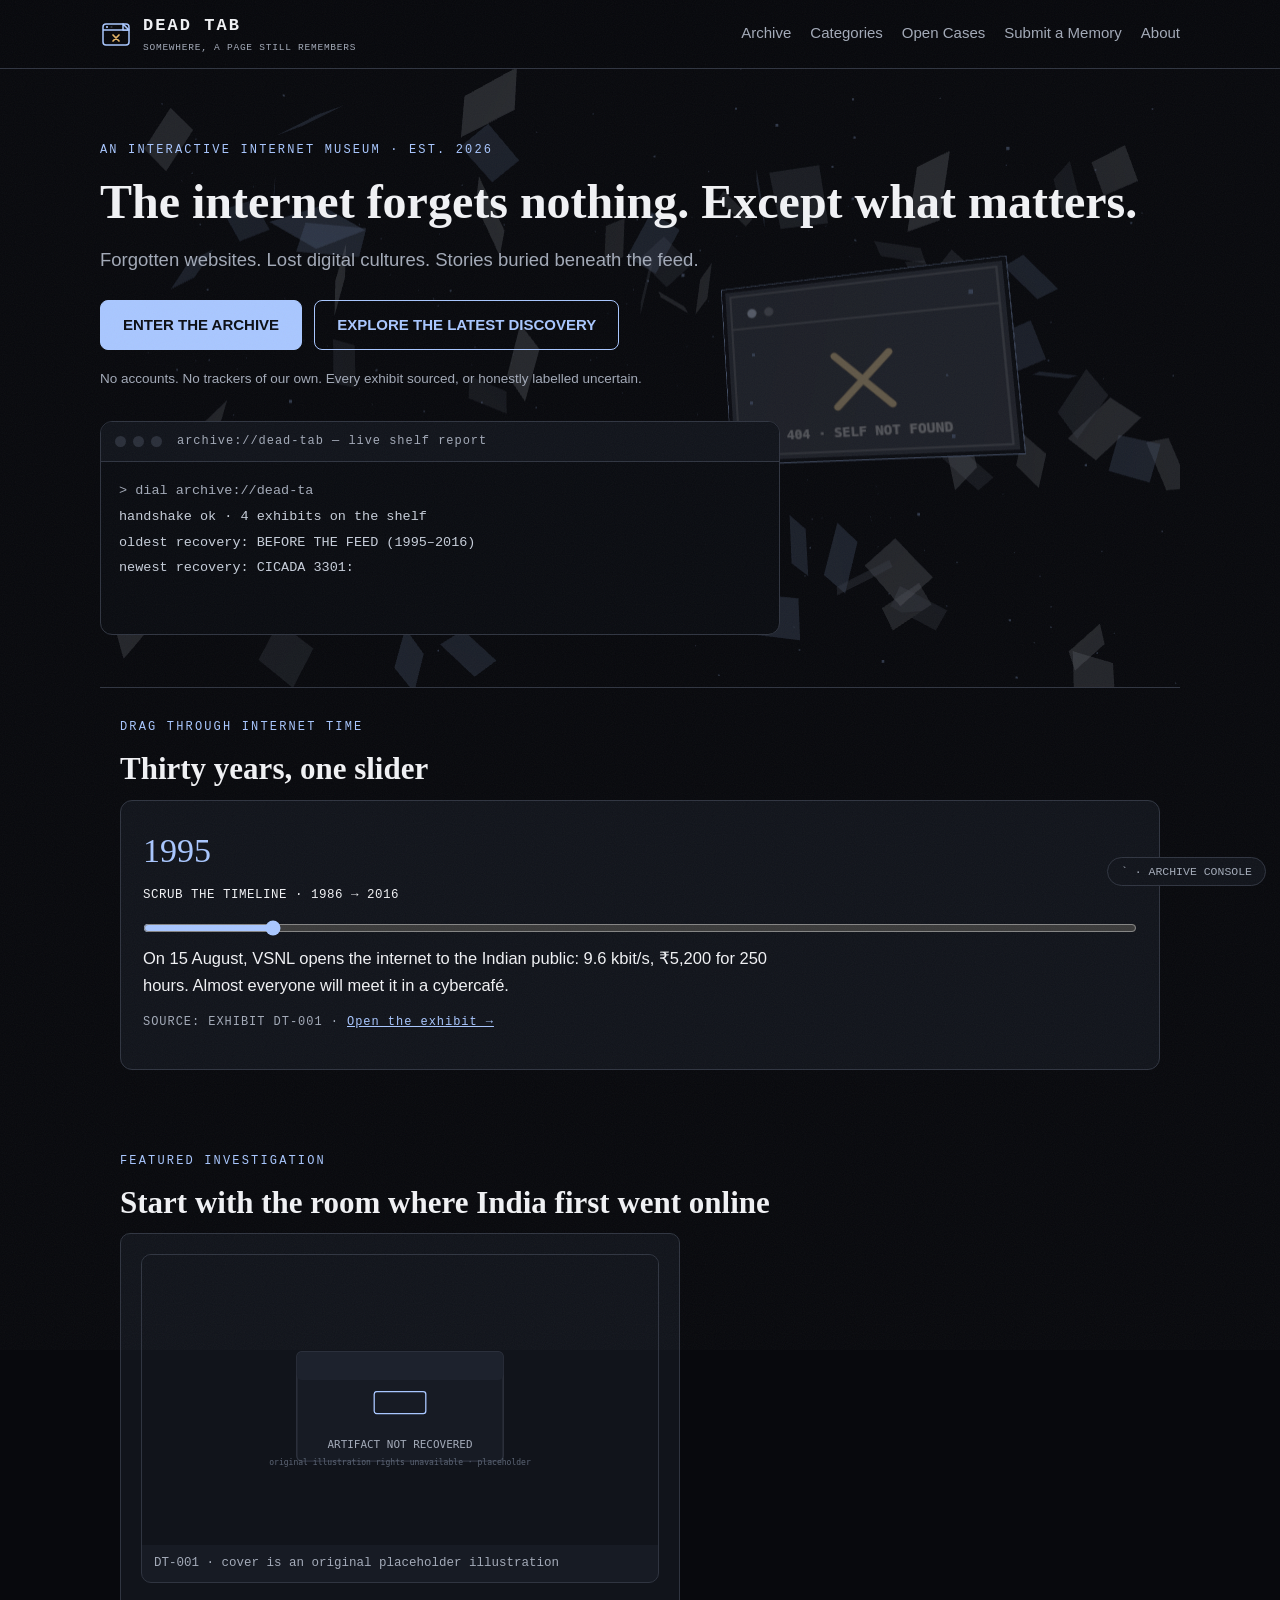
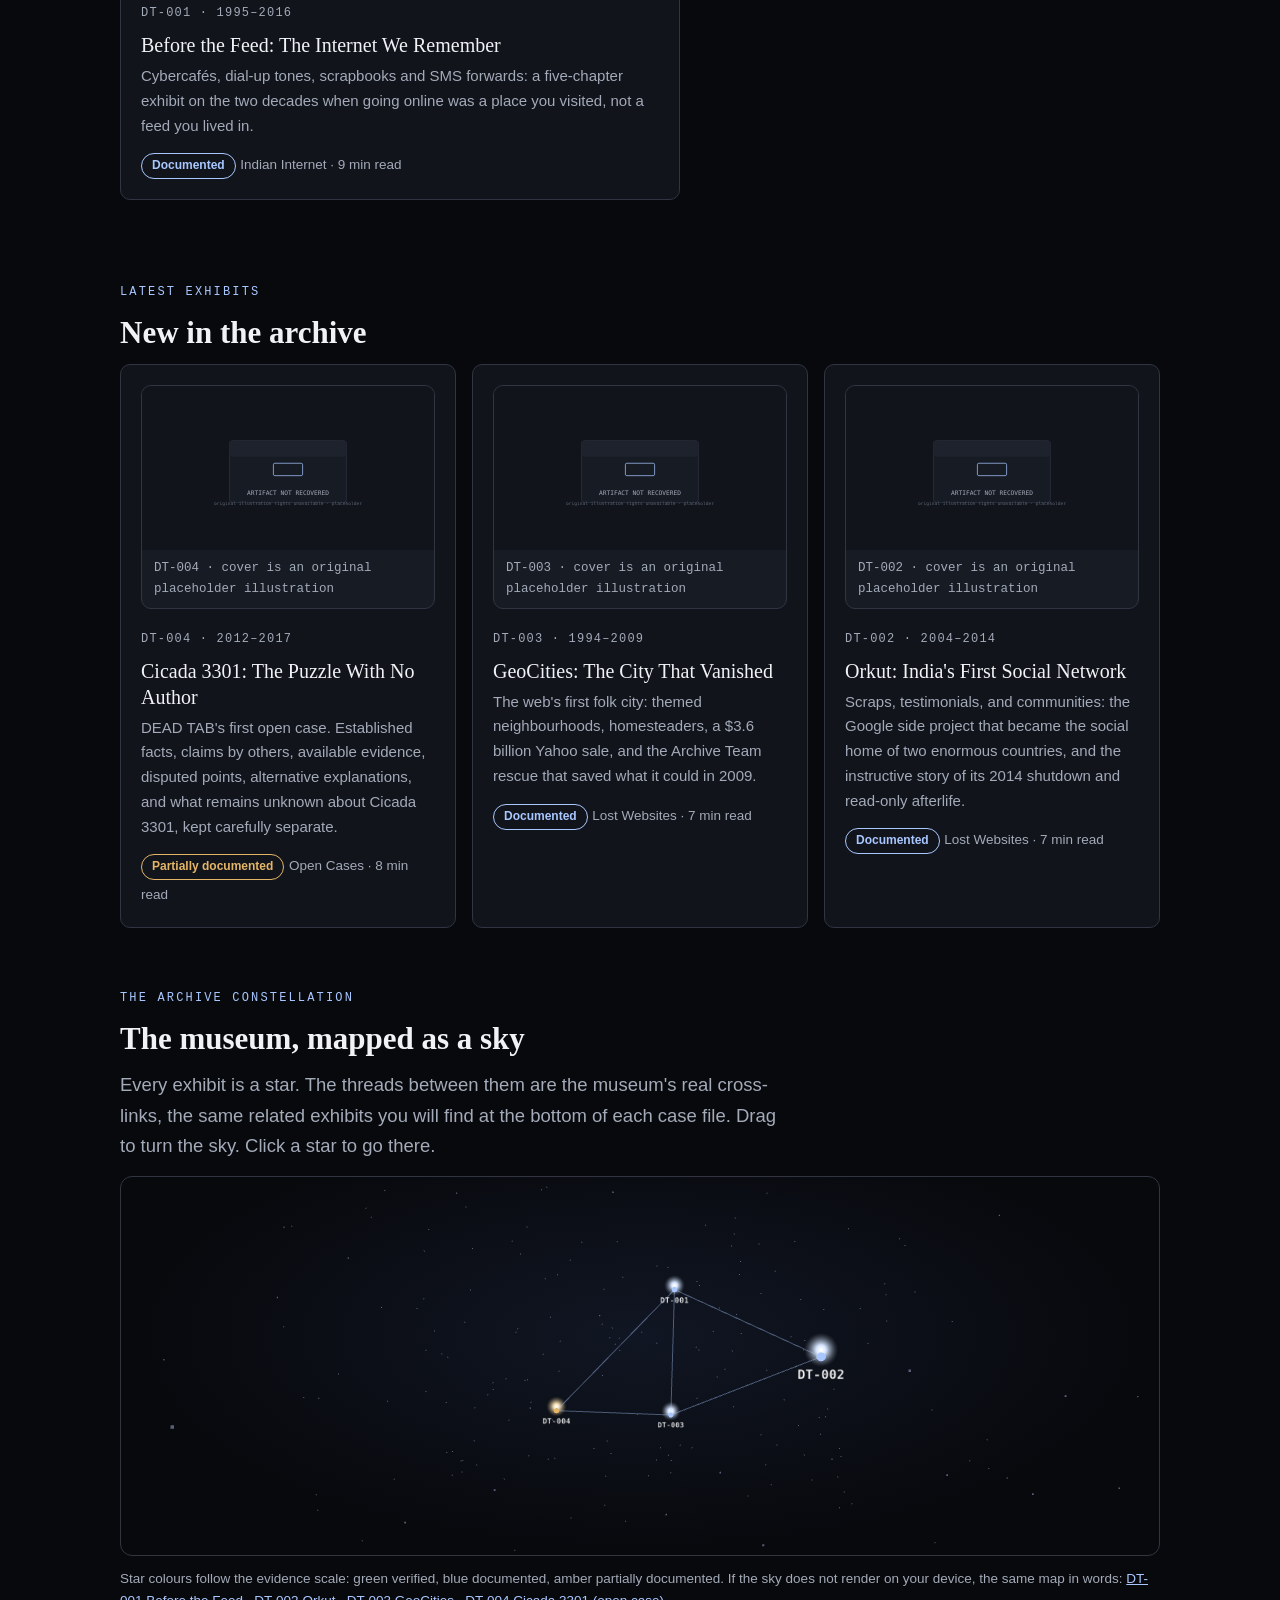
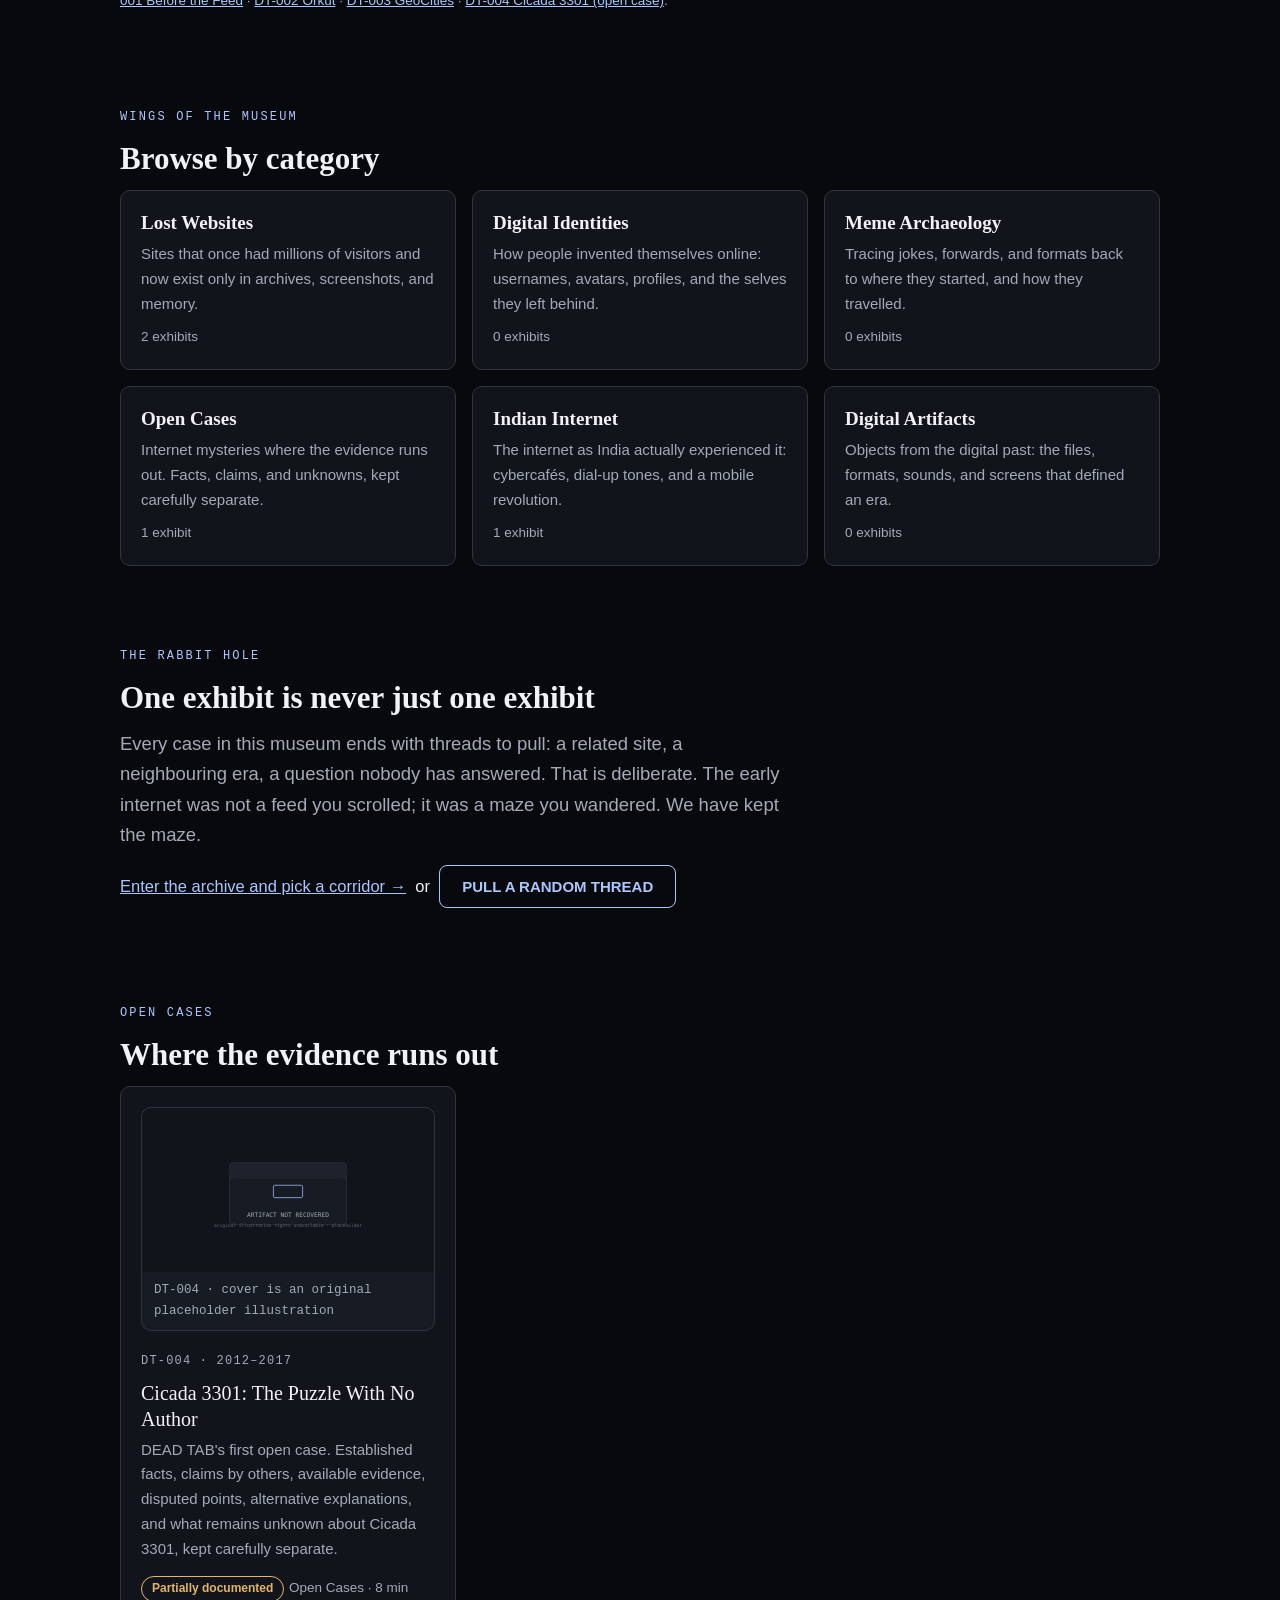
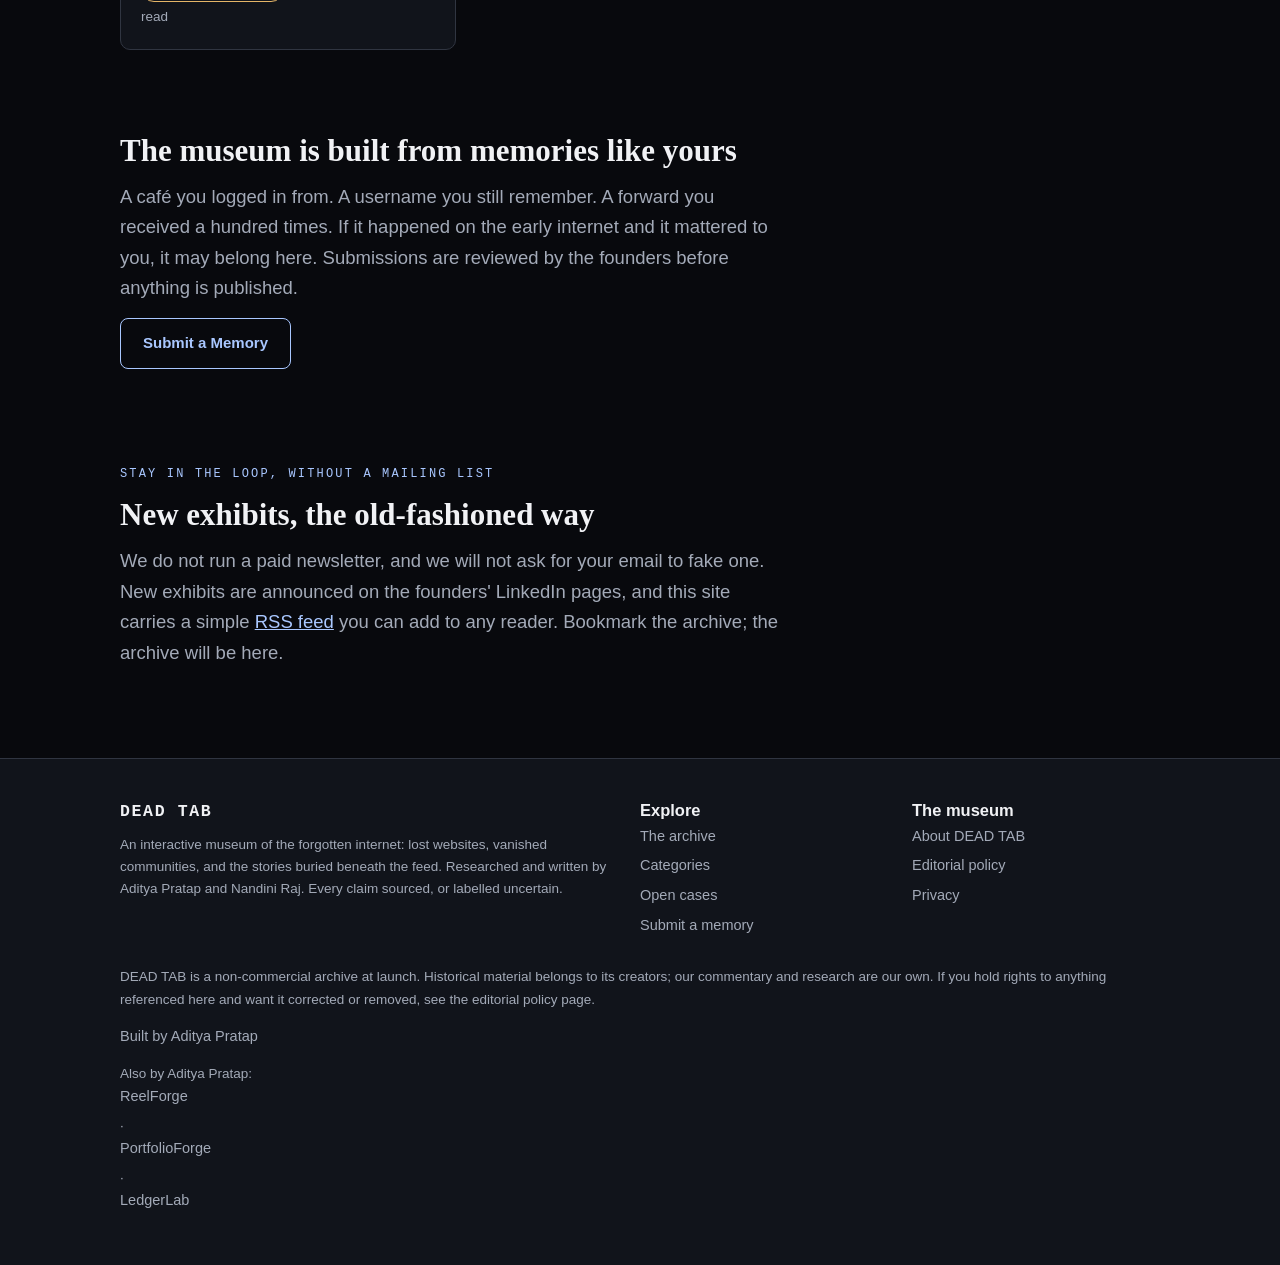
<file: index.html>
<!DOCTYPE html>
<html lang="en">
<head>
<script async src="https://www.googletagmanager.com/gtag/js?id=G-4HRZ43CRC9"></script>
<script>window.dataLayer = window.dataLayer || [];function gtag(){dataLayer.push(arguments);}gtag('js', new Date());gtag('config', 'G-4HRZ43CRC9');</script>
  <meta name="google-site-verification" content="7ihRPRC74J9LOkbkwWkaz2vkmwGyK95dX2aNGHGwbEc">
<meta charset="UTF-8">
<meta name="viewport" content="width=device-width, initial-scale=1">
<title>DEAD TAB — Somewhere, a page still remembers</title>
<meta name="description" content="DEAD TAB is an interactive museum of the forgotten internet: lost websites, vanished communities, and the stories buried beneath the feed. Beginning with India.">
<meta property="og:title" content="DEAD TAB — the museum of the forgotten internet">
<meta property="og:description" content="Forgotten websites. Lost digital cultures. Stories buried beneath the feed.">
<meta property="og:type" content="website">
<meta property="og:url" content="https://adityapratap0077-cloud.github.io/dead-tab/">
<link rel="canonical" href="https://adityapratap0077-cloud.github.io/dead-tab/">
<meta property="og:image" content="https://adityapratap0077-cloud.github.io/dead-tab/assets/images/og-image.png">
<link rel="icon" href="assets/images/logo.svg" type="image/svg+xml">
<link rel="manifest" href="manifest.webmanifest">
<link rel="stylesheet" href="assets/css/styles.css">
<link rel="stylesheet" href="assets/css/experience.css">
<script type="application/ld+json">
{"@context":"https://schema.org","@graph":[
{"@type":"Person","@id":"https://adityapratapjhansi.vercel.app/about.html#aditya-pratap","name":"Aditya Pratap","url":"https://adityapratapjhansi.vercel.app/about.html","sameAs":["https://github.com/adityapratap0077-cloud","https://www.linkedin.com/in/aditya-pratap-1244a7383/"]},
{"@type":"WebSite","name":"DEAD TAB","url":"https://adityapratap0077-cloud.github.io/dead-tab/","author":{"@id":"https://adityapratapjhansi.vercel.app/about.html#aditya-pratap"}},
{"@type":"Organization","name":"DEAD TAB","url":"https://adityapratap0077-cloud.github.io/dead-tab/","logo":"https://adityapratap0077-cloud.github.io/dead-tab/assets/images/logo.svg","founder":{"@id":"https://adityapratapjhansi.vercel.app/about.html#aditya-pratap"}}
]}
</script>
</head>
<body data-page="home">
<div id="entryOverlay" aria-hidden="true">
  <img class="e-logo" src="assets/images/logo.svg" alt="">
  <div class="e-line" id="entryLine">ESTABLISHING CONNECTION TO THE ARCHIVE…</div>
  <button class="e-skip" id="entrySkip">Enter immediately</button>
</div>
<header class="site"></header>
<main id="main">
  <div class="wrap hero">
    <canvas id="webglHero" aria-hidden="true"></canvas>
    <p class="kicker">An interactive internet museum · Est. 2026</p>
    <h1>The internet forgets nothing. Except what matters.</h1>
    <p class="lede">Forgotten websites. Lost digital cultures. Stories buried beneath the feed.</p>
    <div class="cta-row">
      <a class="btn" href="archive.html">ENTER THE ARCHIVE</a>
      <a class="btn ghost" href="exhibits/before-the-feed.html">EXPLORE THE LATEST DISCOVERY</a>
    </div>
    <p class="small" style="margin-top:18px">No accounts. No trackers of our own. Every exhibit sourced, or honestly labelled uncertain.</p>
    <div class="terminal" role="img" aria-label="A terminal window reporting the archive's real contents: four exhibits recovered, one open case unsolved">
      <div class="t-bar"><i></i><i></i><i></i><span>archive://dead-tab — live shelf report</span></div>
      <div class="t-body" id="termBody"></div>
    </div>
  </div>

  <section class="tight">
    <div class="wrap">
      <p class="kicker">Drag through internet time</p>
      <h2>Thirty years, one slider</h2>
      <div class="scrubber">
        <div class="era-year" id="eraYear">1995</div>
        <label class="mono" for="eraRange">SCRUB THE TIMELINE · 1986 → 2016</label>
        <input type="range" id="eraRange" min="0" max="8" step="1" value="1" aria-describedby="eraFact">
        <p class="era-fact" id="eraFact"></p>
        <p class="era-meta"><span id="eraMeta"></span> · <a id="eraLink" href="exhibits/before-the-feed.html">Open the exhibit →</a></p>
      </div>
    </div>
  </section>

  <section>
    <div class="wrap">
      <p class="kicker">Featured investigation</p>
      <h2>Start with the room where India first went online</h2>
      <div id="featuredExhibit" style="max-width:560px"></div>
    </div>
  </section>

  <section class="tight">
    <div class="wrap">
      <p class="kicker">Latest exhibits</p>
      <h2>New in the archive</h2>
      <div class="grid c3" id="latestExhibits"></div>
    </div>
  </section>

  <section class="tight">
    <div class="wrap">
      <p class="kicker">The archive constellation</p>
      <h2>The museum, mapped as a sky</h2>
      <p class="lede">Every exhibit is a star. The threads between them are the museum's real cross-links, the same related exhibits you will find at the bottom of each case file. Drag to turn the sky. Click a star to go there.</p>
      <canvas id="webglConstellation" aria-label="Interactive 3D map of the museum's exhibits and their connections"></canvas>
      <p class="small">Star colours follow the evidence scale: green verified, blue documented, amber partially documented. If the sky does not render on your device, the same map in words: <a href="exhibits/before-the-feed.html">DT-001 Before the Feed</a> · <a href="exhibits/orkut-indias-first-social-network.html">DT-002 Orkut</a> · <a href="exhibits/geocities-the-city-that-vanished.html">DT-003 GeoCities</a> · <a href="exhibits/cicada-3301-open-case.html">DT-004 Cicada 3301 (open case)</a>.</p>
    </div>
  </section>

  <section>
    <div class="wrap">
      <p class="kicker">Wings of the museum</p>
      <h2>Browse by category</h2>
      <div class="grid c3" id="homeCategories"></div>
    </div>
  </section>

  <section class="tight">
    <div class="wrap">
      <p class="kicker">The rabbit hole</p>
      <h2>One exhibit is never just one exhibit</h2>
      <p class="lede">Every case in this museum ends with threads to pull: a related site, a neighbouring era, a question nobody has answered. That is deliberate. The early internet was not a feed you scrolled; it was a maze you wandered. We have kept the maze.</p>
      <p><a href="archive.html">Enter the archive and pick a corridor →</a> &nbsp;or&nbsp; <button class="btn ghost" data-random-thread type="button">PULL A RANDOM THREAD</button></p>
    </div>
  </section>

  <section>
    <div class="wrap">
      <p class="kicker">Open cases</p>
      <h2>Where the evidence runs out</h2>
      <div class="grid c3" id="homeOpenCases"></div>
    </div>
  </section>

  <section class="tight">
    <div class="wrap">
      <h2>The museum is built from memories like yours</h2>
      <p class="lede">A café you logged in from. A username you still remember. A forward you received a hundred times. If it happened on the early internet and it mattered to you, it may belong here. Submissions are reviewed by the founders before anything is published.</p>
      <p><a class="btn ghost" href="submit-memory.html">Submit a Memory</a></p>
    </div>
  </section>

  <section>
    <div class="wrap">
      <p class="kicker">Stay in the loop, without a mailing list</p>
      <h2>New exhibits, the old-fashioned way</h2>
      <p class="lede">We do not run a paid newsletter, and we will not ask for your email to fake one. New exhibits are announced on the founders' LinkedIn pages, and this site carries a simple <a href="feed.xml">RSS feed</a> you can add to any reader. Bookmark the archive; the archive will be here.</p>
    </div>
  </section>
</main>
<footer class="site"></footer>
<script src="assets/js/data.js"></script>
<script src="assets/js/navigation.js"></script>
<script src="assets/js/app.js"></script>
<script src="assets/js/experience.js"></script>
<script type="module" src="assets/js/three-scenes.js"></script>
</body>
</html>
</file>
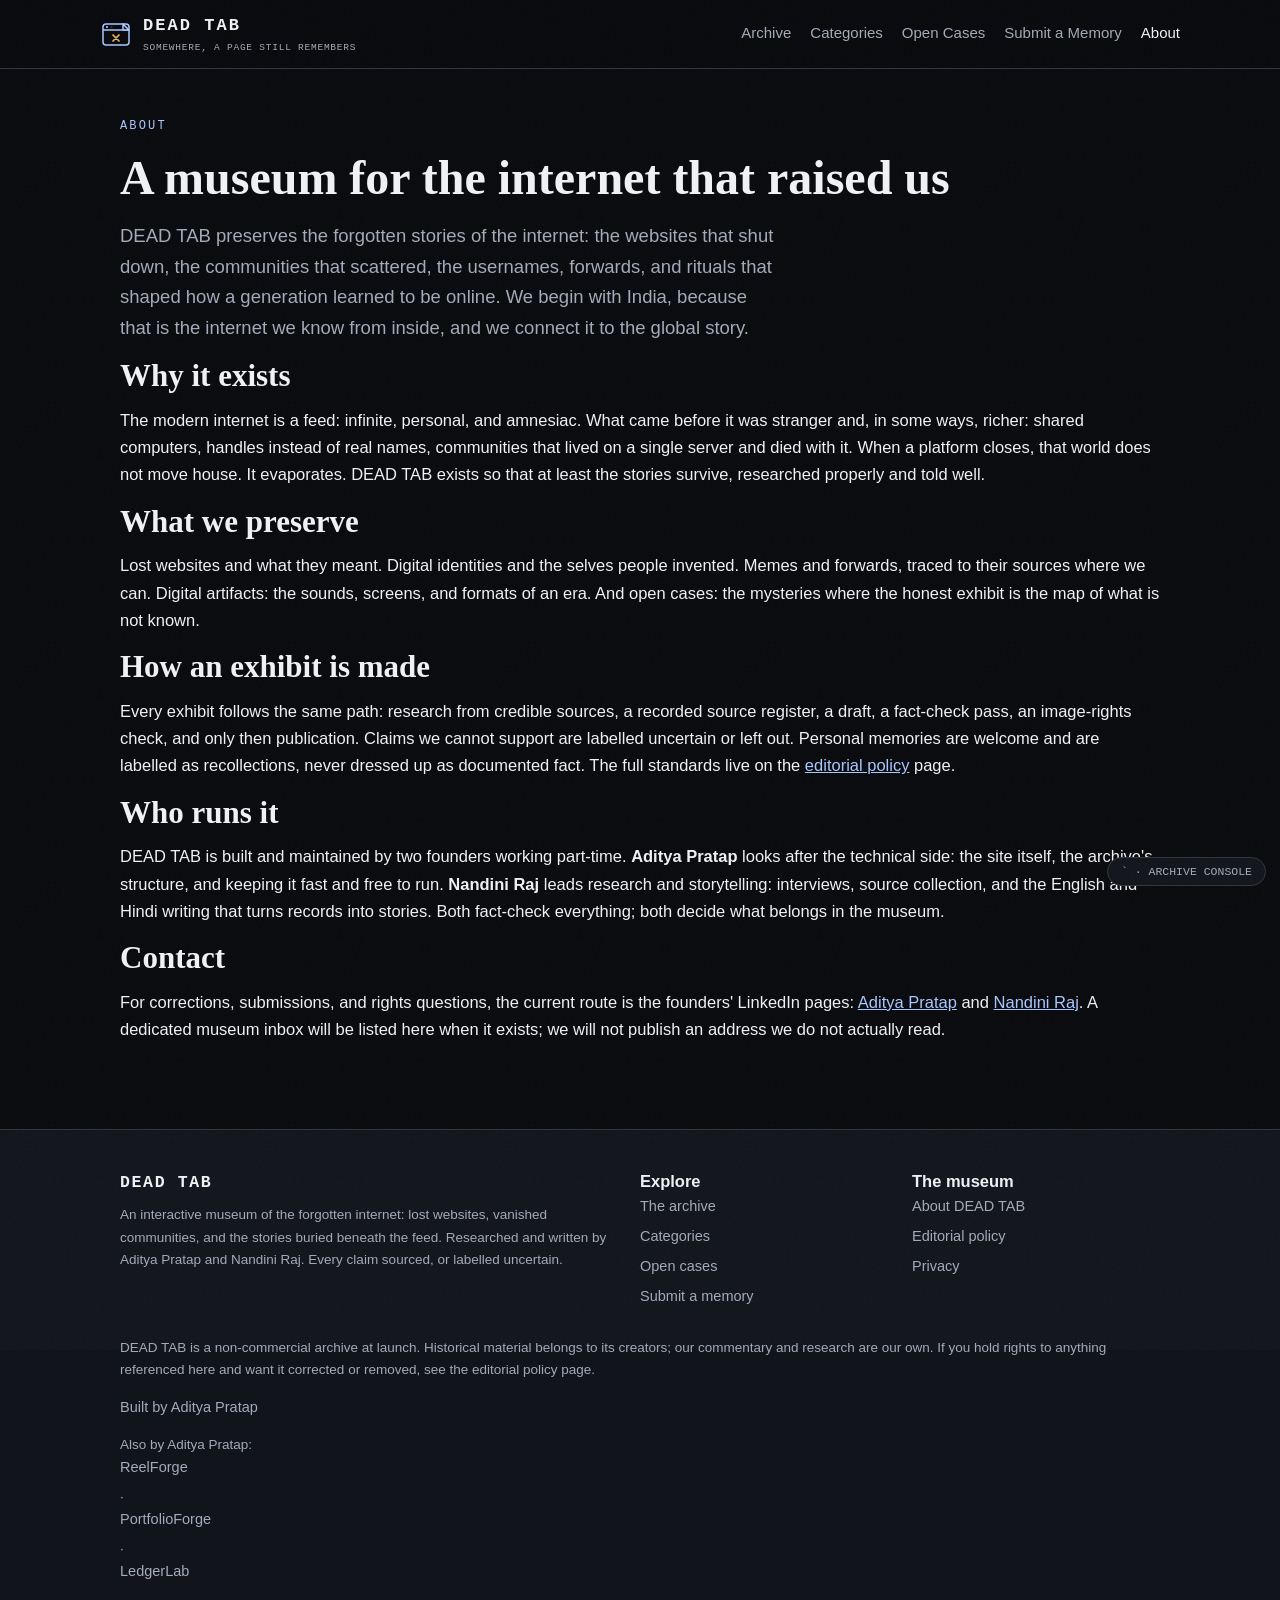
<file: about.html>
<!DOCTYPE html>
<html lang="en">
<head>
<script async src="https://www.googletagmanager.com/gtag/js?id=G-4HRZ43CRC9"></script>
<script>window.dataLayer = window.dataLayer || [];function gtag(){dataLayer.push(arguments);}gtag('js', new Date());gtag('config', 'G-4HRZ43CRC9');</script>
<meta charset="UTF-8">
<meta name="viewport" content="width=device-width, initial-scale=1">
<title>About — DEAD TAB</title>
<meta name="description" content="What DEAD TAB is, why it exists, what it preserves, and how its two founders research and publish each exhibit.">
<meta property="og:title" content="About — DEAD TAB">
<meta property="og:description" content="A small, independent museum of the forgotten internet, run by two founders.">
<meta property="og:type" content="website">
<meta property="og:url" content="https://adityapratap0077-cloud.github.io/dead-tab/about.html">
<link rel="canonical" href="https://adityapratap0077-cloud.github.io/dead-tab/about.html">
<meta property="og:image" content="https://adityapratap0077-cloud.github.io/dead-tab/assets/images/og-image.png">
<link rel="icon" href="assets/images/logo.svg" type="image/svg+xml">
<link rel="manifest" href="manifest.webmanifest">
<link rel="stylesheet" href="assets/css/styles.css">
<link rel="stylesheet" href="assets/css/experience.css">
<script type="application/ld+json">
{"@context": "https://schema.org", "@type": "BreadcrumbList", "itemListElement": [{"@type": "ListItem", "position": 1, "name": "Home", "item": "https://adityapratap0077-cloud.github.io/dead-tab/"}, {"@type": "ListItem", "position": 2, "name": "About", "item": "https://adityapratap0077-cloud.github.io/dead-tab/about.html"}]}
</script>
</head>
<body data-page="about">
<header class="site"></header>
<main id="main">
  <div class="wrap" style="padding:48px 20px">
    <p class="kicker">About</p>
    <h1>A museum for the internet that raised us</h1>
    <p class="lede">DEAD TAB preserves the forgotten stories of the internet: the websites that shut down, the communities that scattered, the usernames, forwards, and rituals that shaped how a generation learned to be online. We begin with India, because that is the internet we know from inside, and we connect it to the global story.</p>

    <h2>Why it exists</h2>
    <p>The modern internet is a feed: infinite, personal, and amnesiac. What came before it was stranger and, in some ways, richer: shared computers, handles instead of real names, communities that lived on a single server and died with it. When a platform closes, that world does not move house. It evaporates. DEAD TAB exists so that at least the stories survive, researched properly and told well.</p>

    <h2>What we preserve</h2>
    <p>Lost websites and what they meant. Digital identities and the selves people invented. Memes and forwards, traced to their sources where we can. Digital artifacts: the sounds, screens, and formats of an era. And open cases: the mysteries where the honest exhibit is the map of what is not known.</p>

    <h2>How an exhibit is made</h2>
    <p>Every exhibit follows the same path: research from credible sources, a recorded source register, a draft, a fact-check pass, an image-rights check, and only then publication. Claims we cannot support are labelled uncertain or left out. Personal memories are welcome and are labelled as recollections, never dressed up as documented fact. The full standards live on the <a href="editorial-policy.html">editorial policy</a> page.</p>

    <h2>Who runs it</h2>
    <p>DEAD TAB is built and maintained by two founders working part-time. <strong>Aditya Pratap</strong> looks after the technical side: the site itself, the archive's structure, and keeping it fast and free to run. <strong>Nandini Raj</strong> leads research and storytelling: interviews, source collection, and the English and Hindi writing that turns records into stories. Both fact-check everything; both decide what belongs in the museum.</p>

    <h2>Contact</h2>
    <p>For corrections, submissions, and rights questions, the current route is the founders' LinkedIn pages: <a href="https://www.linkedin.com/in/adityapratap0077/" target="_blank" rel="noopener">Aditya Pratap</a> and <a href="https://www.linkedin.com/in/nandini-raj-7585b9303" target="_blank" rel="noopener">Nandini Raj</a>. A dedicated museum inbox will be listed here when it exists; we will not publish an address we do not actually read.</p>
  </div>
</main>
<footer class="site"></footer>
<script src="assets/js/navigation.js"></script>
<script src="assets/js/experience.js"></script>
</body>
</html>
</file>
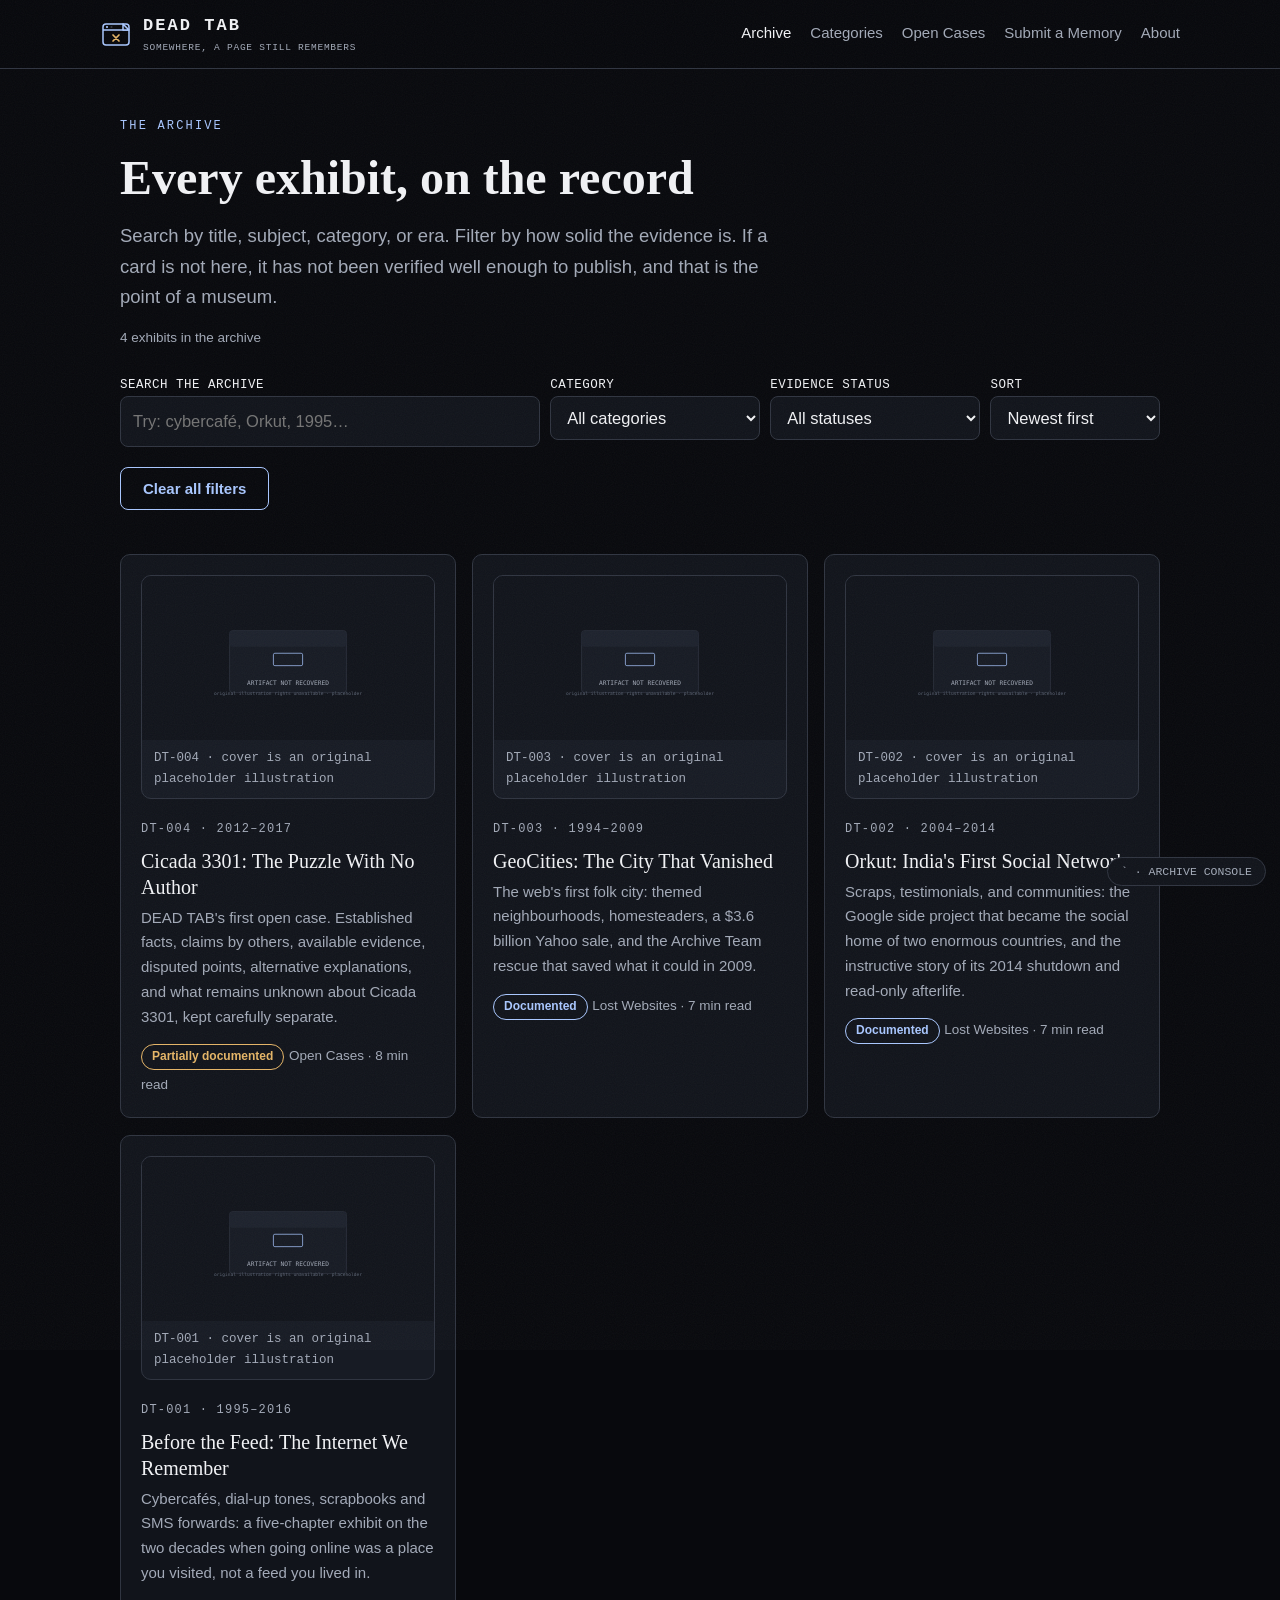
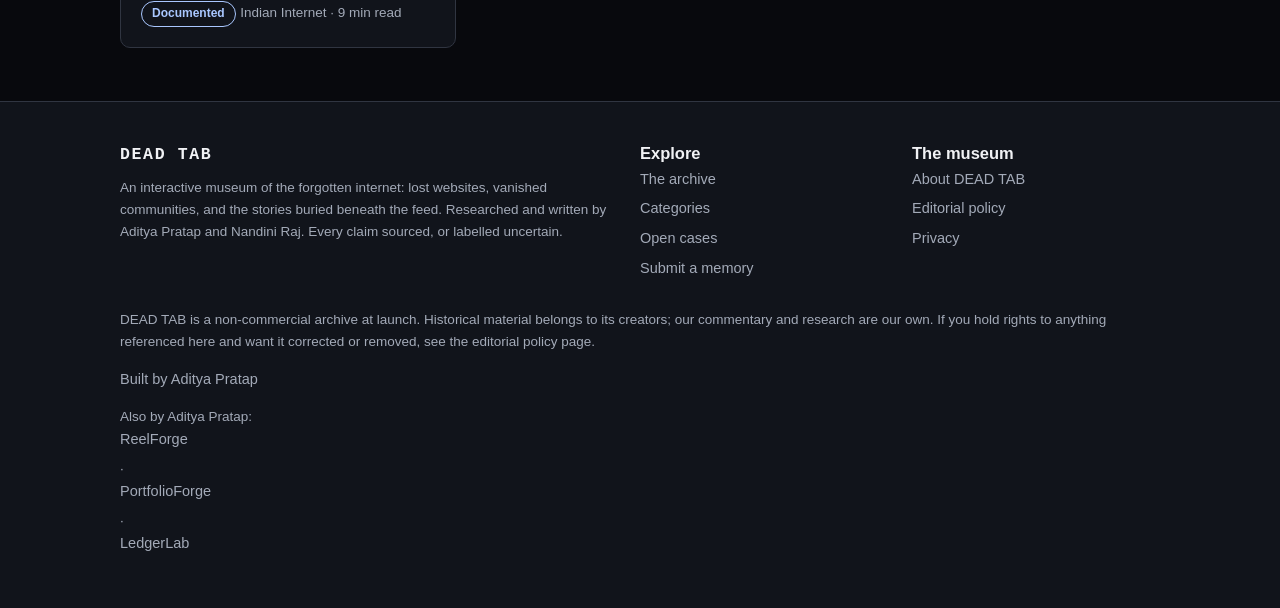
<file: archive.html>
<!DOCTYPE html>
<html lang="en">
<head>
<script async src="https://www.googletagmanager.com/gtag/js?id=G-4HRZ43CRC9"></script>
<script>window.dataLayer = window.dataLayer || [];function gtag(){dataLayer.push(arguments);}gtag('js', new Date());gtag('config', 'G-4HRZ43CRC9');</script>
<meta charset="UTF-8">
<meta name="viewport" content="width=device-width, initial-scale=1">
<title>The Archive — DEAD TAB</title>
<meta name="description" content="Search and browse every published DEAD TAB exhibit: lost websites, digital identities, meme archaeology, open cases, Indian internet, and digital artifacts.">
<meta property="og:title" content="The Archive — DEAD TAB">
<meta property="og:description" content="Every published exhibit in the museum of the forgotten internet, searchable and filterable.">
<meta property="og:type" content="website">
<meta property="og:url" content="https://adityapratap0077-cloud.github.io/dead-tab/archive.html">
<link rel="canonical" href="https://adityapratap0077-cloud.github.io/dead-tab/archive.html">
<meta property="og:image" content="https://adityapratap0077-cloud.github.io/dead-tab/assets/images/og-image.png">
<link rel="icon" href="assets/images/logo.svg" type="image/svg+xml">
<link rel="manifest" href="manifest.webmanifest">
<link rel="stylesheet" href="assets/css/styles.css">
<link rel="stylesheet" href="assets/css/experience.css">
<script type="application/ld+json">
{"@context": "https://schema.org", "@type": "BreadcrumbList", "itemListElement": [{"@type": "ListItem", "position": 1, "name": "Home", "item": "https://adityapratap0077-cloud.github.io/dead-tab/"}, {"@type": "ListItem", "position": 2, "name": "The Archive", "item": "https://adityapratap0077-cloud.github.io/dead-tab/archive.html"}]}
</script>
</head>
<body data-page="archive">
<header class="site"></header>
<main id="main">
  <div class="wrap" style="padding:48px 20px 0">
    <p class="kicker">The archive</p>
    <h1>Every exhibit, on the record</h1>
    <p class="lede">Search by title, subject, category, or era. Filter by how solid the evidence is. If a card is not here, it has not been verified well enough to publish, and that is the point of a museum.</p>
    <p class="small" id="archiveCount" role="status"></p>
    <form class="controls" id="archiveControls" role="search" onsubmit="return false">
      <div>
        <label class="mono" for="archiveSearch">SEARCH THE ARCHIVE</label>
        <input id="archiveSearch" type="search" placeholder="Try: cybercafé, Orkut, 1995…" autocomplete="off">
      </div>
      <div>
        <label class="mono" for="filterCategory">CATEGORY</label>
        <select id="filterCategory"></select>
      </div>
      <div>
        <label class="mono" for="filterStatus">EVIDENCE STATUS</label>
        <select id="filterStatus">
          <option value="">All statuses</option>
          <option value="verified">Verified</option>
          <option value="documented">Documented</option>
          <option value="partial">Partially documented</option>
          <option value="uncertain">Uncertain</option>
          <option value="recollection">Recollection</option>
        </select>
      </div>
      <div>
        <label class="mono" for="filterSort">SORT</label>
        <select id="filterSort">
          <option value="newest">Newest first</option>
          <option value="oldest">Oldest first</option>
          <option value="title">Title A to Z</option>
        </select>
      </div>
    </form>
    <p><button class="btn ghost" id="clearFilters" type="button">Clear all filters</button></p>
  </div>
  <section class="tight">
    <div class="wrap">
      <div class="grid c3" id="archiveGrid"></div>
      <div class="empty" id="archiveEmpty" style="display:none">
        <h3 style="margin-top:0">Nothing in the archive matches, yet</h3>
        <p>Try a shorter search, or clear the filters. If the exhibit you expected is genuinely missing, it may still be under research. Museums open wings slowly, on purpose.</p>
      </div>
    </div>
  </section>
</main>
<footer class="site"></footer>
<script src="assets/js/data.js"></script>
<script src="assets/js/navigation.js"></script>
<script src="assets/js/app.js"></script>
<script src="assets/js/experience.js"></script>
</body>
</html>
</file>
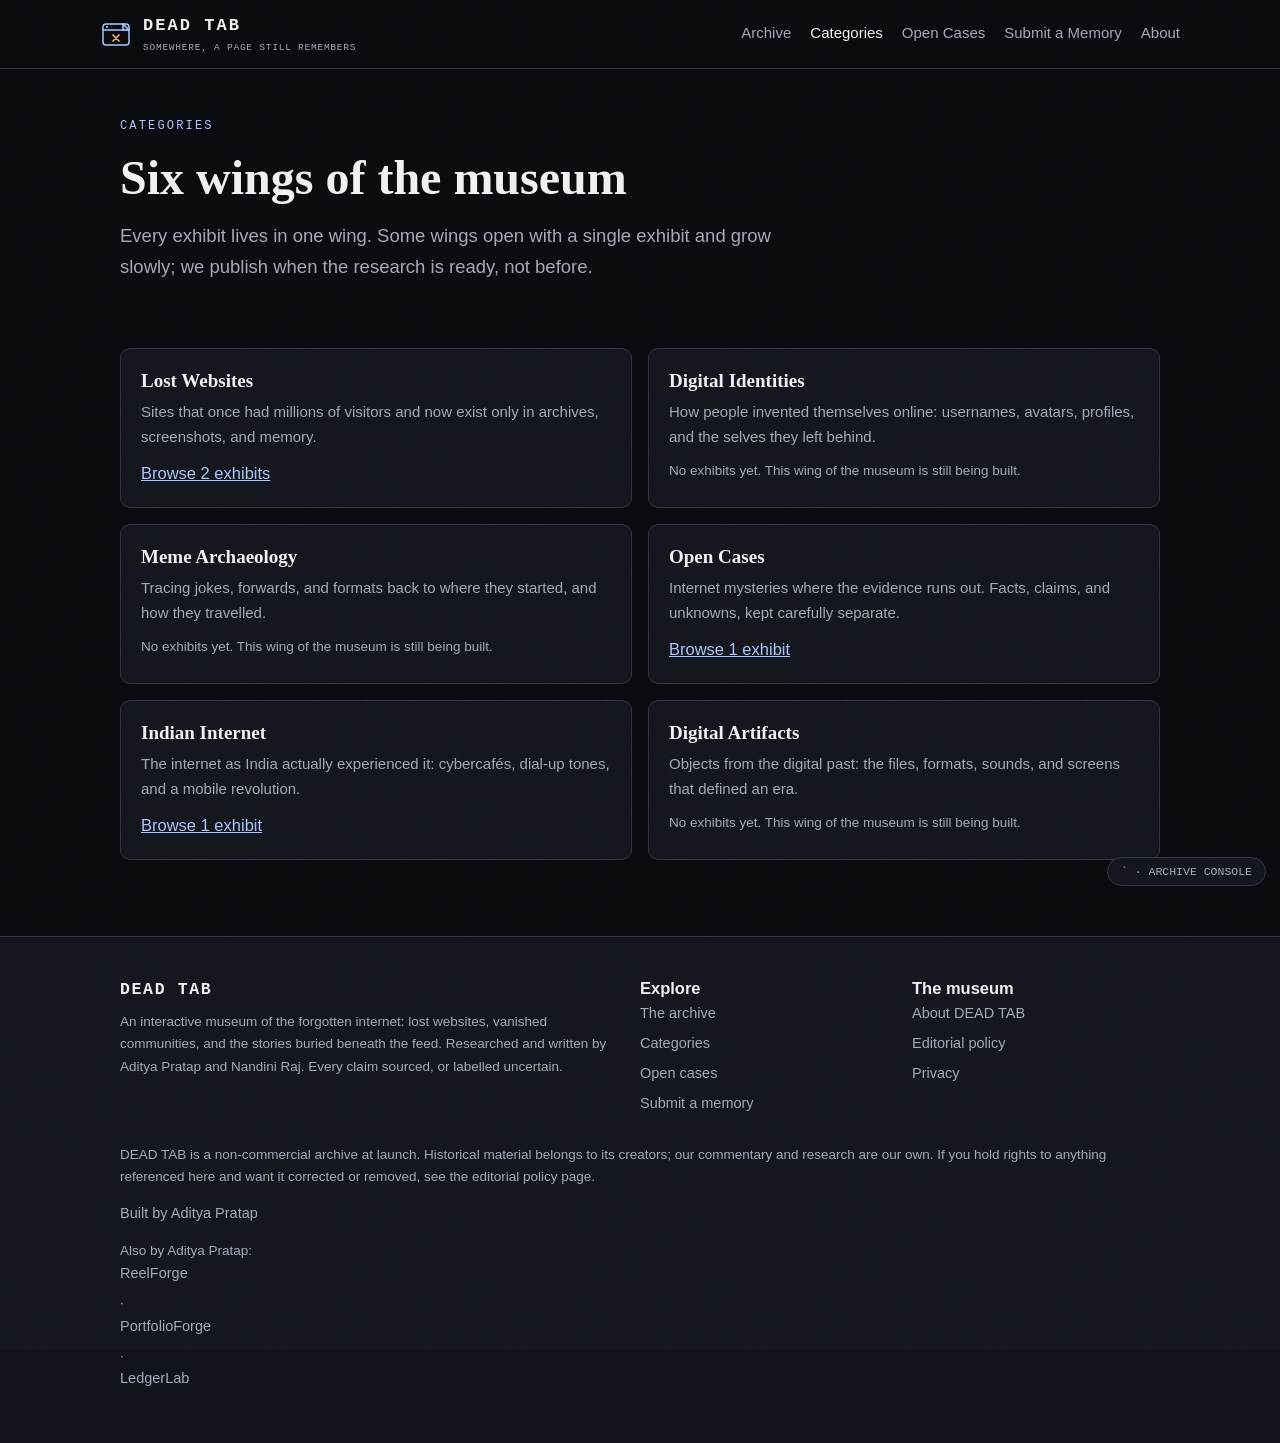
<file: categories.html>
<!DOCTYPE html>
<html lang="en">
<head>
<script async src="https://www.googletagmanager.com/gtag/js?id=G-4HRZ43CRC9"></script>
<script>window.dataLayer = window.dataLayer || [];function gtag(){dataLayer.push(arguments);}gtag('js', new Date());gtag('config', 'G-4HRZ43CRC9');</script>
<meta charset="UTF-8">
<meta name="viewport" content="width=device-width, initial-scale=1">
<title>Categories — DEAD TAB</title>
<meta name="description" content="The six wings of the DEAD TAB museum: Lost Websites, Digital Identities, Meme Archaeology, Open Cases, Indian Internet, and Digital Artifacts.">
<meta property="og:title" content="Categories — DEAD TAB">
<meta property="og:description" content="Six wings of the museum of the forgotten internet.">
<meta property="og:type" content="website">
<meta property="og:url" content="https://adityapratap0077-cloud.github.io/dead-tab/categories.html">
<link rel="canonical" href="https://adityapratap0077-cloud.github.io/dead-tab/categories.html">
<meta property="og:image" content="https://adityapratap0077-cloud.github.io/dead-tab/assets/images/og-image.png">
<link rel="icon" href="assets/images/logo.svg" type="image/svg+xml">
<link rel="manifest" href="manifest.webmanifest">
<link rel="stylesheet" href="assets/css/styles.css">
<link rel="stylesheet" href="assets/css/experience.css">
<script type="application/ld+json">
{"@context": "https://schema.org", "@type": "BreadcrumbList", "itemListElement": [{"@type": "ListItem", "position": 1, "name": "Home", "item": "https://adityapratap0077-cloud.github.io/dead-tab/"}, {"@type": "ListItem", "position": 2, "name": "Categories", "item": "https://adityapratap0077-cloud.github.io/dead-tab/categories.html"}]}
</script>
</head>
<body data-page="categories">
<header class="site"></header>
<main id="main">
  <div class="wrap" style="padding:48px 20px 0">
    <p class="kicker">Categories</p>
    <h1>Six wings of the museum</h1>
    <p class="lede">Every exhibit lives in one wing. Some wings open with a single exhibit and grow slowly; we publish when the research is ready, not before.</p>
  </div>
  <section>
    <div class="wrap grid c2" id="categoryList"></div>
  </section>
</main>
<footer class="site"></footer>
<script src="assets/js/data.js"></script>
<script src="assets/js/navigation.js"></script>
<script src="assets/js/app.js"></script>
<script src="assets/js/experience.js"></script>
</body>
</html>
</file>
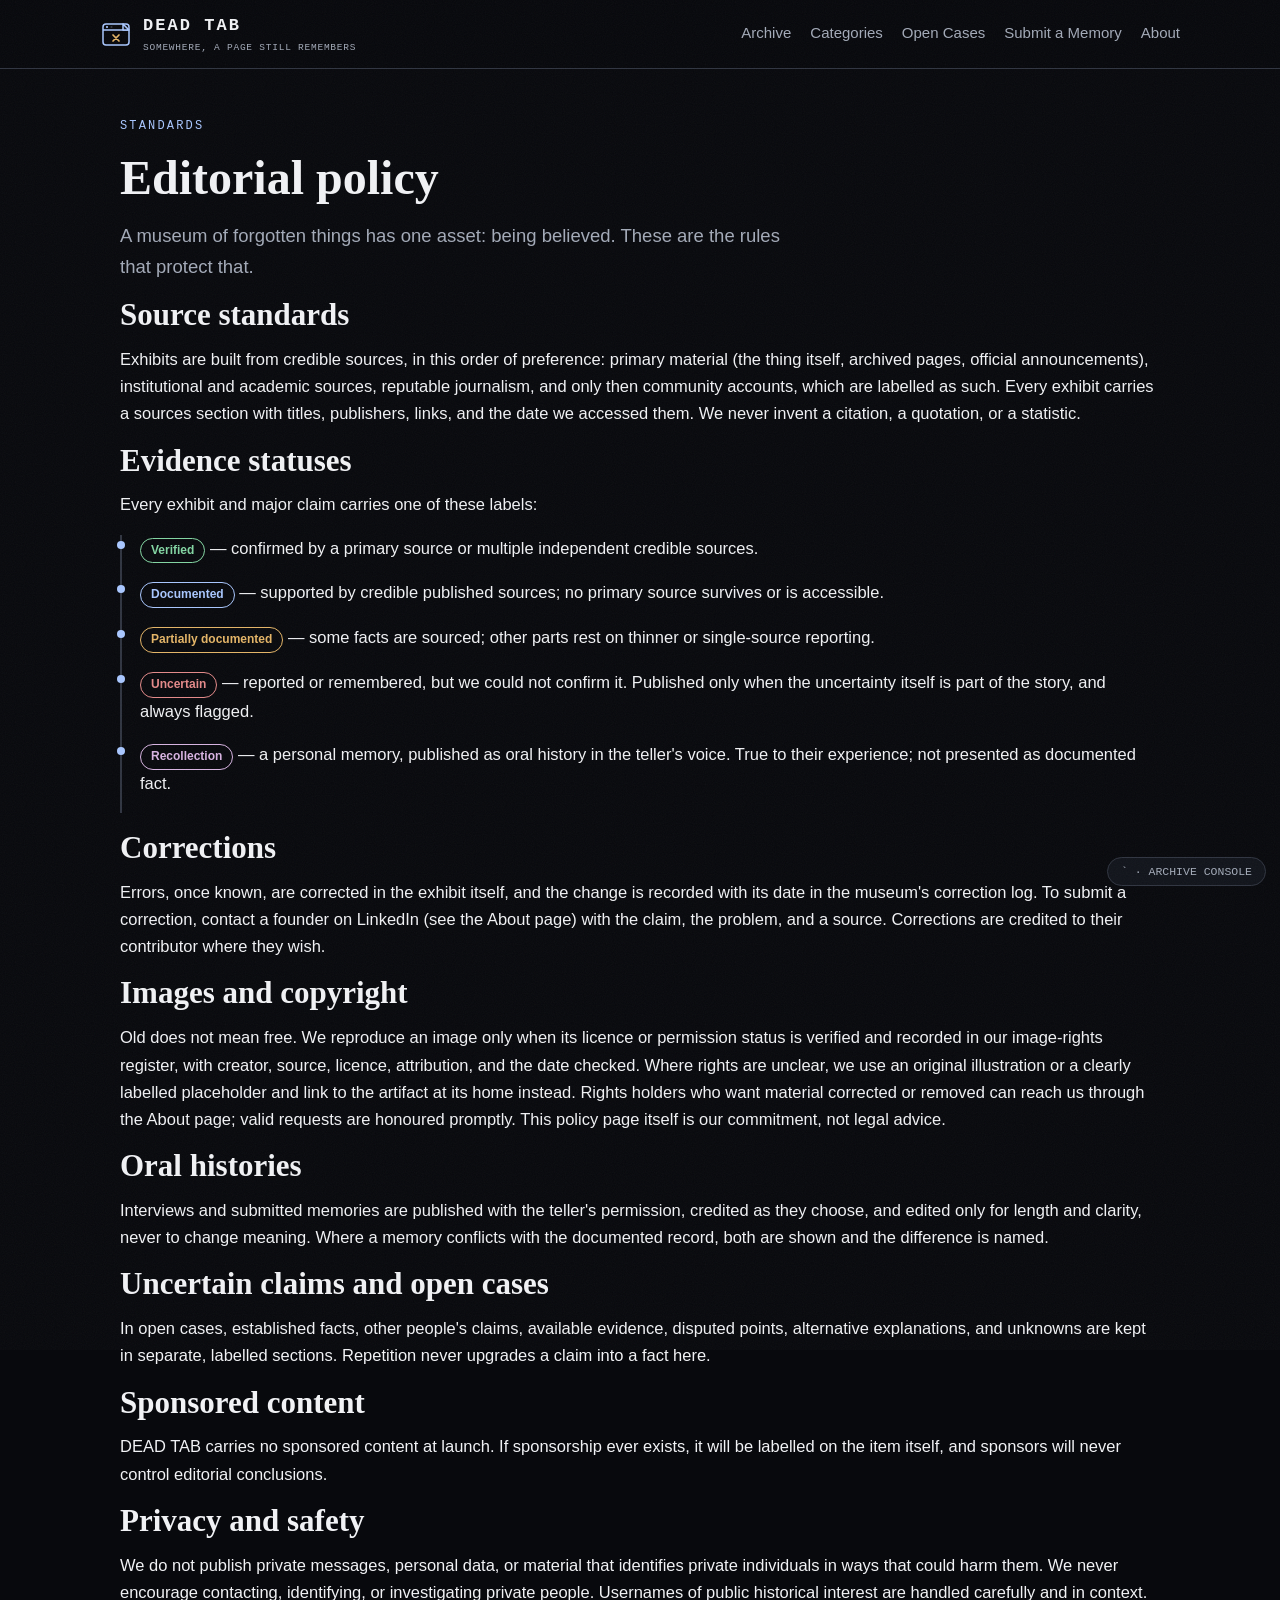
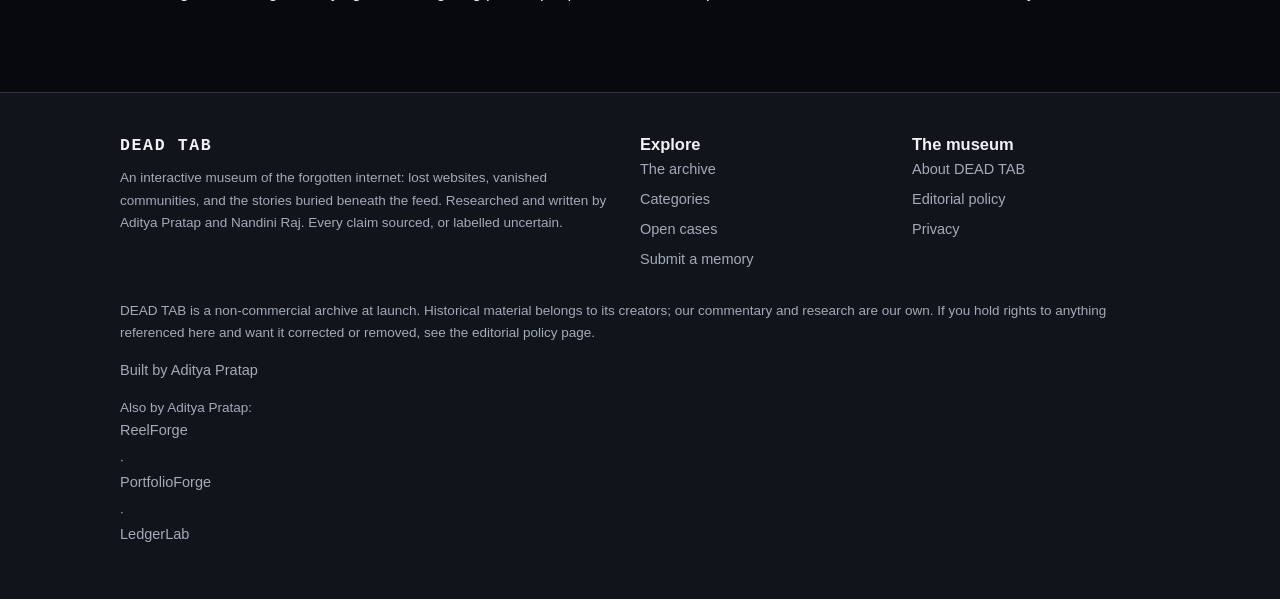
<file: editorial-policy.html>
<!DOCTYPE html>
<html lang="en">
<head>
<script async src="https://www.googletagmanager.com/gtag/js?id=G-4HRZ43CRC9"></script>
<script>window.dataLayer = window.dataLayer || [];function gtag(){dataLayer.push(arguments);}gtag('js', new Date());gtag('config', 'G-4HRZ43CRC9');</script>
<meta charset="UTF-8">
<meta name="viewport" content="width=device-width, initial-scale=1">
<title>Editorial Policy — DEAD TAB</title>
<meta name="description" content="DEAD TAB editorial policy: source standards, evidence-status definitions, corrections, image attribution, copyright, oral histories, uncertain claims, and safety rules.">
<meta property="og:title" content="Editorial Policy — DEAD TAB">
<meta property="og:description" content="How this museum decides what is fact, what is a claim, and what is still unknown.">
<meta property="og:type" content="website">
<meta property="og:url" content="https://adityapratap0077-cloud.github.io/dead-tab/editorial-policy.html">
<link rel="canonical" href="https://adityapratap0077-cloud.github.io/dead-tab/editorial-policy.html">
<meta property="og:image" content="https://adityapratap0077-cloud.github.io/dead-tab/assets/images/og-image.png">
<link rel="icon" href="assets/images/logo.svg" type="image/svg+xml">
<link rel="manifest" href="manifest.webmanifest">
<link rel="stylesheet" href="assets/css/styles.css">
<link rel="stylesheet" href="assets/css/experience.css">
<script type="application/ld+json">
{"@context": "https://schema.org", "@type": "BreadcrumbList", "itemListElement": [{"@type": "ListItem", "position": 1, "name": "Home", "item": "https://adityapratap0077-cloud.github.io/dead-tab/"}, {"@type": "ListItem", "position": 2, "name": "Editorial Policy", "item": "https://adityapratap0077-cloud.github.io/dead-tab/editorial-policy.html"}]}
</script>
</head>
<body data-page="editorial">
<header class="site"></header>
<main id="main">
  <div class="wrap" style="padding:48px 20px">
    <p class="kicker">Standards</p>
    <h1>Editorial policy</h1>
    <p class="lede">A museum of forgotten things has one asset: being believed. These are the rules that protect that.</p>

    <h2>Source standards</h2>
    <p>Exhibits are built from credible sources, in this order of preference: primary material (the thing itself, archived pages, official announcements), institutional and academic sources, reputable journalism, and only then community accounts, which are labelled as such. Every exhibit carries a sources section with titles, publishers, links, and the date we accessed them. We never invent a citation, a quotation, or a statistic.</p>

    <h2>Evidence statuses</h2>
    <p>Every exhibit and major claim carries one of these labels:</p>
    <ul class="timeline">
      <li><span class="status verified">Verified</span> — confirmed by a primary source or multiple independent credible sources.</li>
      <li><span class="status documented">Documented</span> — supported by credible published sources; no primary source survives or is accessible.</li>
      <li><span class="status partial">Partially documented</span> — some facts are sourced; other parts rest on thinner or single-source reporting.</li>
      <li><span class="status uncertain">Uncertain</span> — reported or remembered, but we could not confirm it. Published only when the uncertainty itself is part of the story, and always flagged.</li>
      <li><span class="status recollection">Recollection</span> — a personal memory, published as oral history in the teller's voice. True to their experience; not presented as documented fact.</li>
    </ul>

    <h2>Corrections</h2>
    <p>Errors, once known, are corrected in the exhibit itself, and the change is recorded with its date in the museum's correction log. To submit a correction, contact a founder on LinkedIn (see the About page) with the claim, the problem, and a source. Corrections are credited to their contributor where they wish.</p>

    <h2>Images and copyright</h2>
    <p>Old does not mean free. We reproduce an image only when its licence or permission status is verified and recorded in our image-rights register, with creator, source, licence, attribution, and the date checked. Where rights are unclear, we use an original illustration or a clearly labelled placeholder and link to the artifact at its home instead. Rights holders who want material corrected or removed can reach us through the About page; valid requests are honoured promptly. This policy page itself is our commitment, not legal advice.</p>

    <h2>Oral histories</h2>
    <p>Interviews and submitted memories are published with the teller's permission, credited as they choose, and edited only for length and clarity, never to change meaning. Where a memory conflicts with the documented record, both are shown and the difference is named.</p>

    <h2>Uncertain claims and open cases</h2>
    <p>In open cases, established facts, other people's claims, available evidence, disputed points, alternative explanations, and unknowns are kept in separate, labelled sections. Repetition never upgrades a claim into a fact here.</p>

    <h2>Sponsored content</h2>
    <p>DEAD TAB carries no sponsored content at launch. If sponsorship ever exists, it will be labelled on the item itself, and sponsors will never control editorial conclusions.</p>

    <h2>Privacy and safety</h2>
    <p>We do not publish private messages, personal data, or material that identifies private individuals in ways that could harm them. We never encourage contacting, identifying, or investigating private people. Usernames of public historical interest are handled carefully and in context.</p>
  </div>
</main>
<footer class="site"></footer>
<script src="assets/js/navigation.js"></script>
<script src="assets/js/experience.js"></script>
</body>
</html>
</file>
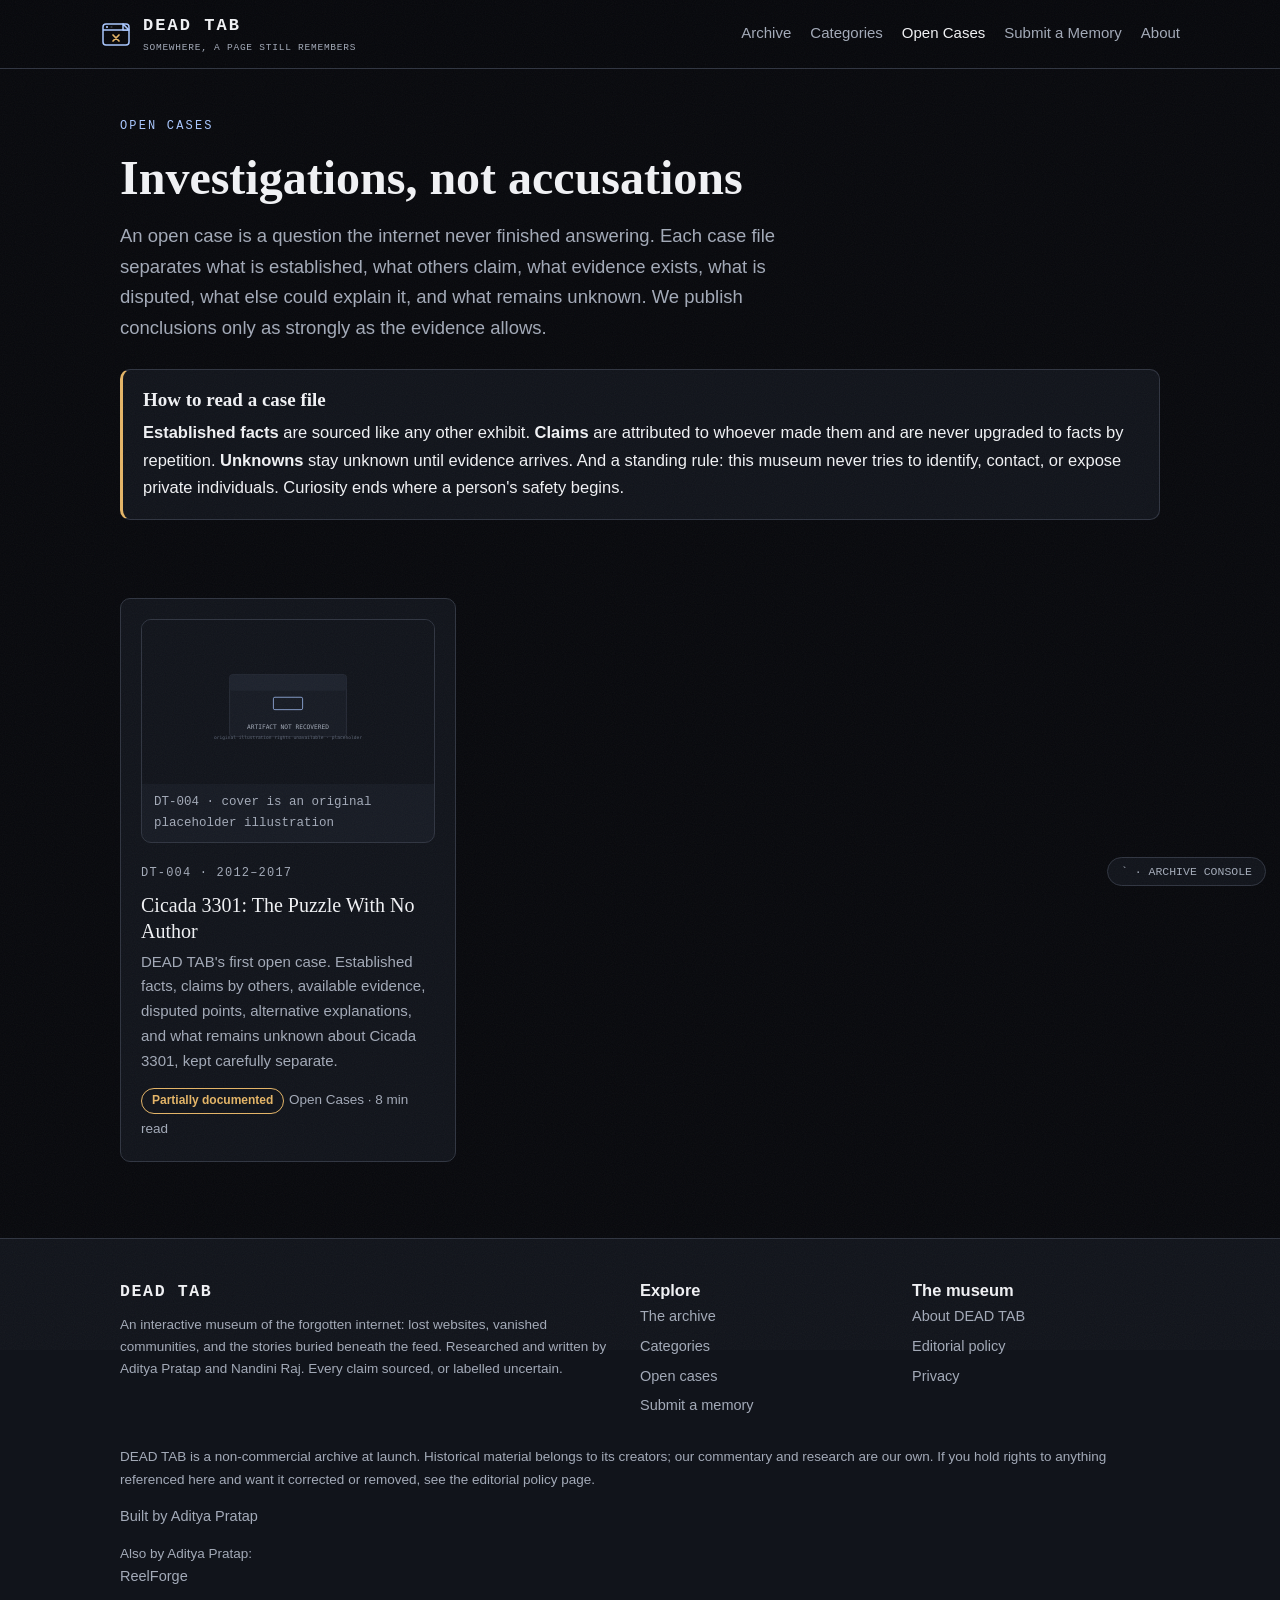
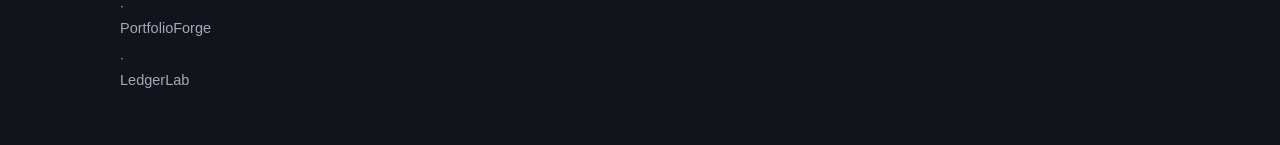
<file: open-cases.html>
<!DOCTYPE html>
<html lang="en">
<head>
<script async src="https://www.googletagmanager.com/gtag/js?id=G-4HRZ43CRC9"></script>
<script>window.dataLayer = window.dataLayer || [];function gtag(){dataLayer.push(arguments);}gtag('js', new Date());gtag('config', 'G-4HRZ43CRC9');</script>
<meta charset="UTF-8">
<meta name="viewport" content="width=device-width, initial-scale=1">
<title>Open Cases — DEAD TAB</title>
<meta name="description" content="DEAD TAB open cases: internet mysteries investigated with the evidence kept separate from the claims. What is established, what is disputed, and what remains unknown.">
<meta property="og:title" content="Open Cases — DEAD TAB">
<meta property="og:description" content="Internet mysteries, investigated honestly: facts, claims, evidence, and unknowns kept separate.">
<meta property="og:type" content="website">
<meta property="og:url" content="https://adityapratap0077-cloud.github.io/dead-tab/open-cases.html">
<link rel="canonical" href="https://adityapratap0077-cloud.github.io/dead-tab/open-cases.html">
<meta property="og:image" content="https://adityapratap0077-cloud.github.io/dead-tab/assets/images/og-image.png">
<link rel="icon" href="assets/images/logo.svg" type="image/svg+xml">
<link rel="manifest" href="manifest.webmanifest">
<link rel="stylesheet" href="assets/css/styles.css">
<link rel="stylesheet" href="assets/css/experience.css">
<script type="application/ld+json">
{"@context": "https://schema.org", "@type": "BreadcrumbList", "itemListElement": [{"@type": "ListItem", "position": 1, "name": "Home", "item": "https://adityapratap0077-cloud.github.io/dead-tab/"}, {"@type": "ListItem", "position": 2, "name": "Open Cases", "item": "https://adityapratap0077-cloud.github.io/dead-tab/open-cases.html"}]}
</script>
</head>
<body data-page="open-cases">
<header class="site"></header>
<main id="main">
  <div class="wrap" style="padding:48px 20px 0">
    <p class="kicker">Open cases</p>
    <h1>Investigations, not accusations</h1>
    <p class="lede">An open case is a question the internet never finished answering. Each case file separates what is established, what others claim, what evidence exists, what is disputed, what else could explain it, and what remains unknown. We publish conclusions only as strongly as the evidence allows.</p>
    <div class="evidence-box">
      <h3 style="margin-top:0">How to read a case file</h3>
      <p style="margin:0"><strong>Established facts</strong> are sourced like any other exhibit. <strong>Claims</strong> are attributed to whoever made them and are never upgraded to facts by repetition. <strong>Unknowns</strong> stay unknown until evidence arrives. And a standing rule: this museum never tries to identify, contact, or expose private individuals. Curiosity ends where a person's safety begins.</p>
    </div>
  </div>
  <section>
    <div class="wrap grid c3" id="openCaseList"></div>
  </section>
</main>
<footer class="site"></footer>
<script src="assets/js/data.js"></script>
<script src="assets/js/navigation.js"></script>
<script src="assets/js/app.js"></script>
<script src="assets/js/experience.js"></script>
</body>
</html>
</file>
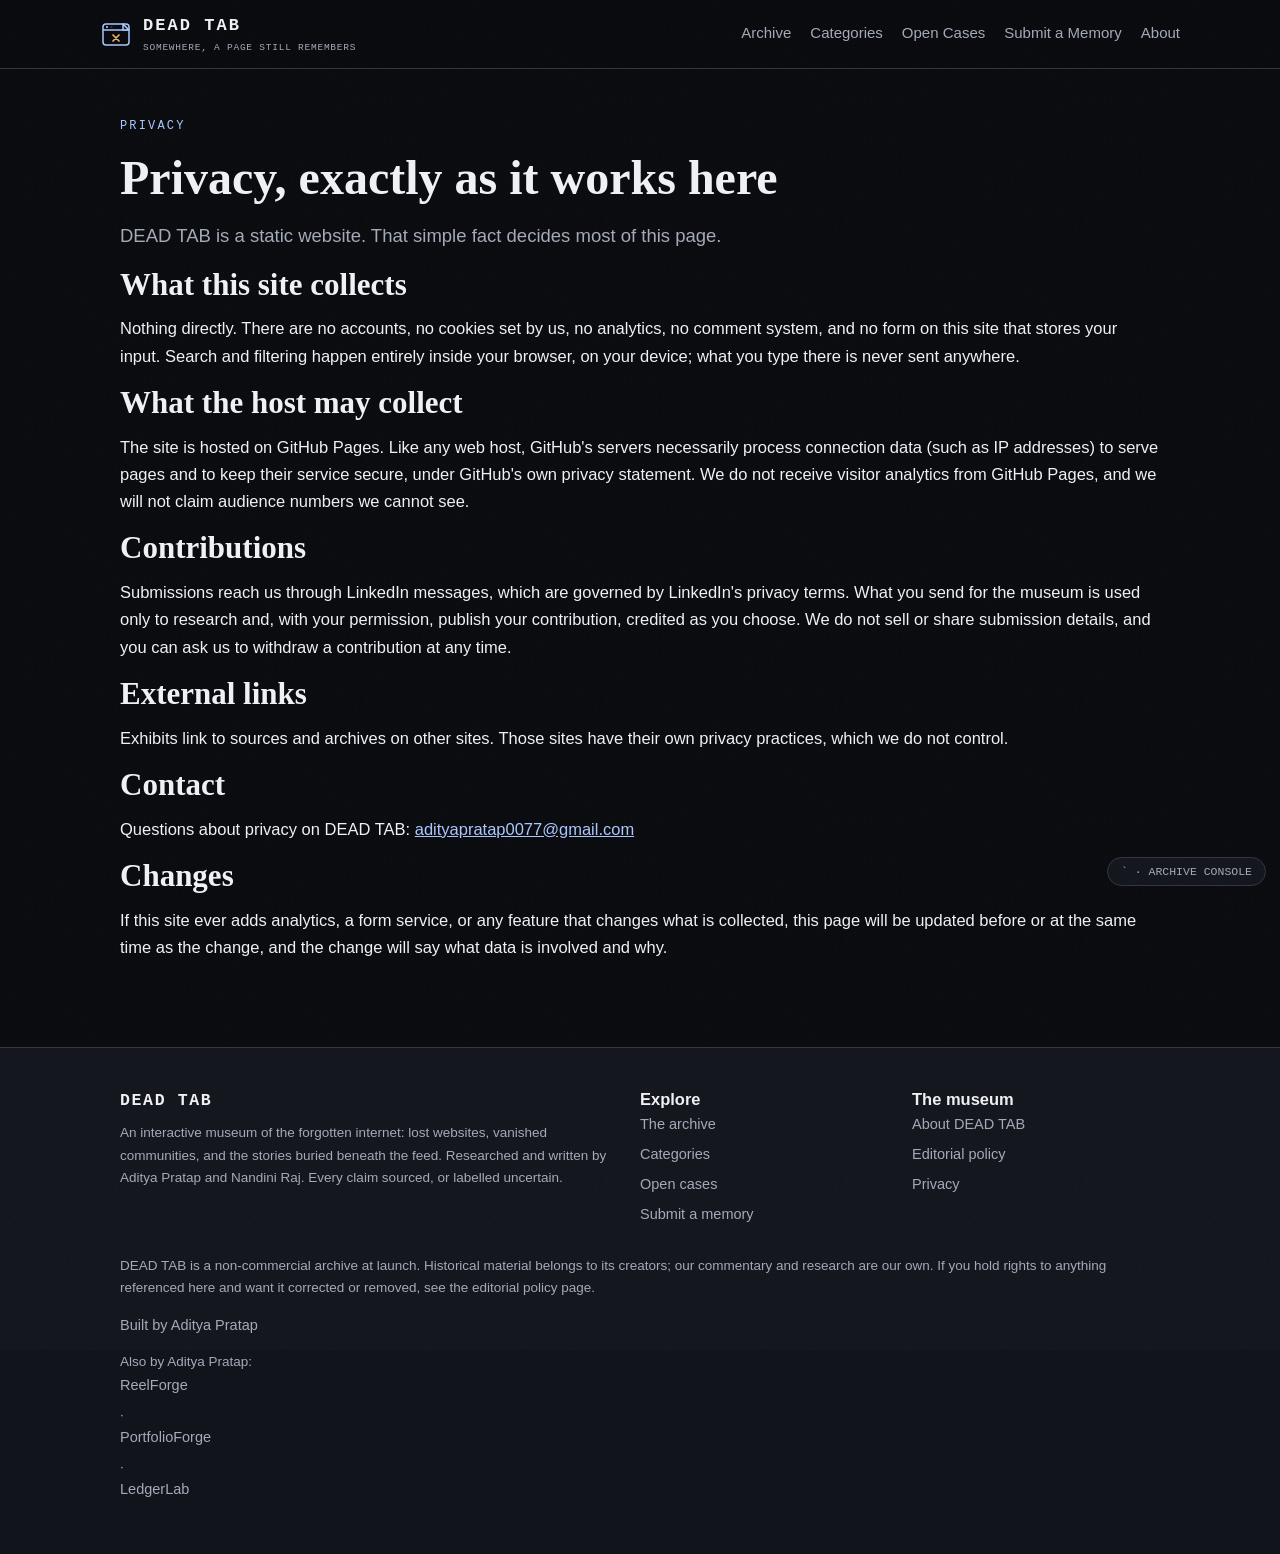
<file: privacy.html>
<!DOCTYPE html>
<html lang="en">
<head>
<script async src="https://www.googletagmanager.com/gtag/js?id=G-4HRZ43CRC9"></script>
<script>window.dataLayer = window.dataLayer || [];function gtag(){dataLayer.push(arguments);}gtag('js', new Date());gtag('config', 'G-4HRZ43CRC9');</script>
<meta charset="UTF-8">
<meta name="viewport" content="width=device-width, initial-scale=1">
<title>Privacy — DEAD TAB</title>
<meta name="description" content="DEAD TAB privacy page: what this static website does and does not collect, what the hosting provider may log, and how contributions are handled.">
<meta property="og:title" content="Privacy — DEAD TAB">
<meta property="og:description" content="A truthful privacy page for a static museum website.">
<meta property="og:type" content="website">
<meta property="og:url" content="https://adityapratap0077-cloud.github.io/dead-tab/privacy.html">
<link rel="canonical" href="https://adityapratap0077-cloud.github.io/dead-tab/privacy.html">
<meta property="og:image" content="https://adityapratap0077-cloud.github.io/dead-tab/assets/images/og-image.png">
<link rel="icon" href="assets/images/logo.svg" type="image/svg+xml">
<link rel="manifest" href="manifest.webmanifest">
<link rel="stylesheet" href="assets/css/styles.css">
<link rel="stylesheet" href="assets/css/experience.css">
<script type="application/ld+json">
{"@context": "https://schema.org", "@type": "BreadcrumbList", "itemListElement": [{"@type": "ListItem", "position": 1, "name": "Home", "item": "https://adityapratap0077-cloud.github.io/dead-tab/"}, {"@type": "ListItem", "position": 2, "name": "Privacy", "item": "https://adityapratap0077-cloud.github.io/dead-tab/privacy.html"}]}
</script>
</head>
<body data-page="privacy">
<header class="site"></header>
<main id="main">
  <div class="wrap" style="padding:48px 20px">
    <p class="kicker">Privacy</p>
    <h1>Privacy, exactly as it works here</h1>
    <p class="lede">DEAD TAB is a static website. That simple fact decides most of this page.</p>
    <h2>What this site collects</h2>
    <p>Nothing directly. There are no accounts, no cookies set by us, no analytics, no comment system, and no form on this site that stores your input. Search and filtering happen entirely inside your browser, on your device; what you type there is never sent anywhere.</p>
    <h2>What the host may collect</h2>
    <p>The site is hosted on GitHub Pages. Like any web host, GitHub's servers necessarily process connection data (such as IP addresses) to serve pages and to keep their service secure, under GitHub's own privacy statement. We do not receive visitor analytics from GitHub Pages, and we will not claim audience numbers we cannot see.</p>
    <h2>Contributions</h2>
    <p>Submissions reach us through LinkedIn messages, which are governed by LinkedIn's privacy terms. What you send for the museum is used only to research and, with your permission, publish your contribution, credited as you choose. We do not sell or share submission details, and you can ask us to withdraw a contribution at any time.</p>
    <h2>External links</h2>
    <p>Exhibits link to sources and archives on other sites. Those sites have their own privacy practices, which we do not control.</p>
    <h2>Contact</h2>
    <p>Questions about privacy on DEAD TAB: <a href="mailto:adityapratap0077@gmail.com">adityapratap0077@gmail.com</a></p>
    <h2>Changes</h2>
    <p>If this site ever adds analytics, a form service, or any feature that changes what is collected, this page will be updated before or at the same time as the change, and the change will say what data is involved and why.</p>
  </div>
</main>
<footer class="site"></footer>
<script src="assets/js/navigation.js"></script>
<script src="assets/js/experience.js"></script>
</body>
</html>
</file>
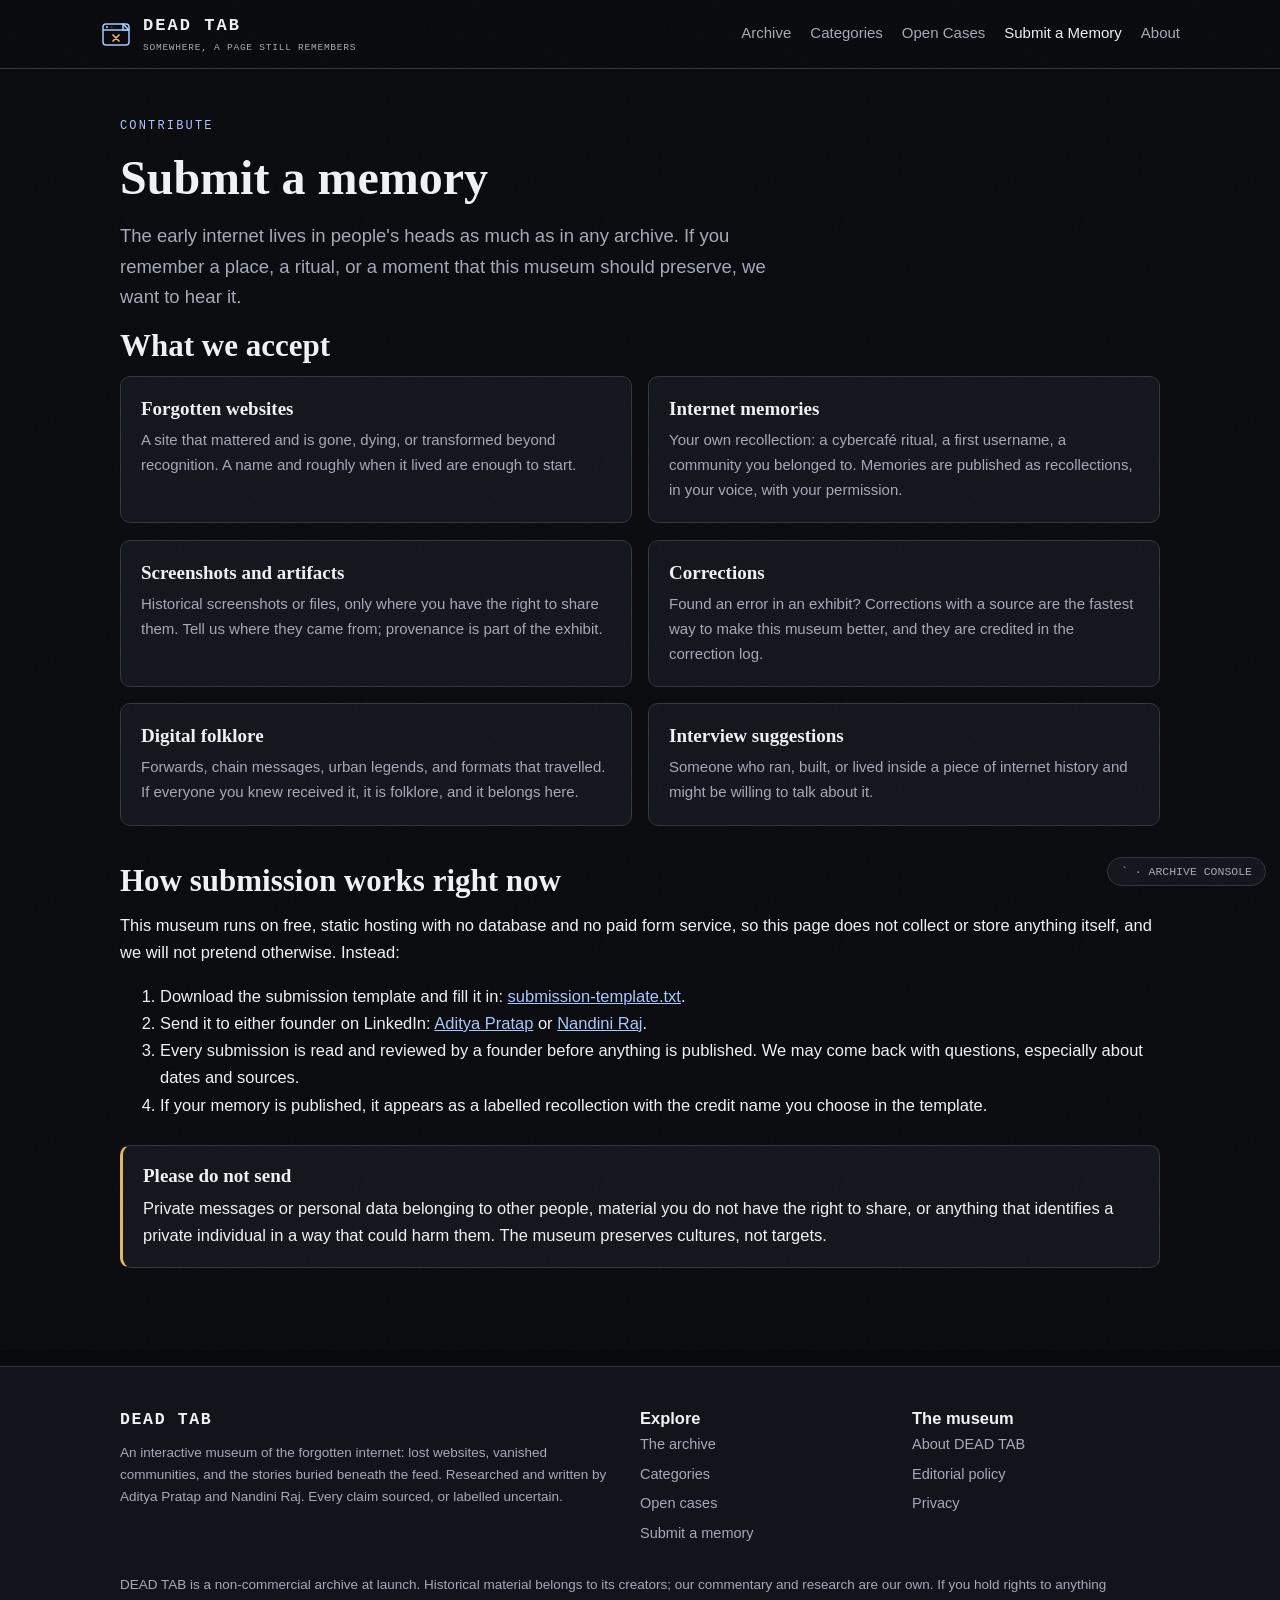
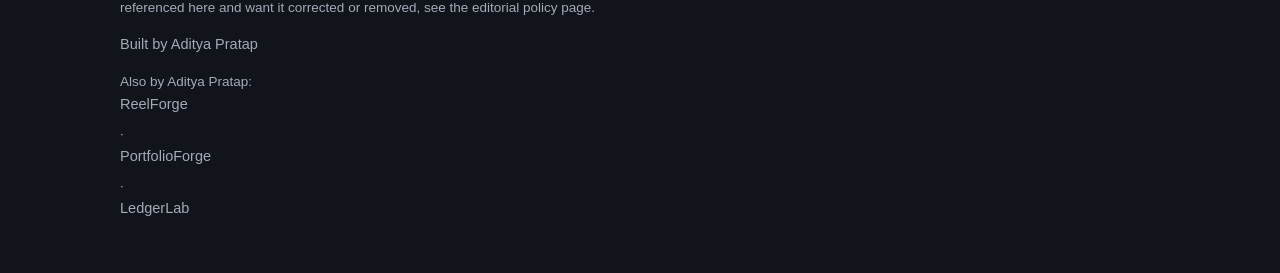
<file: submit-memory.html>
<!DOCTYPE html>
<html lang="en">
<head>
<script async src="https://www.googletagmanager.com/gtag/js?id=G-4HRZ43CRC9"></script>
<script>window.dataLayer = window.dataLayer || [];function gtag(){dataLayer.push(arguments);}gtag('js', new Date());gtag('config', 'G-4HRZ43CRC9');</script>
<meta charset="UTF-8">
<meta name="viewport" content="width=device-width, initial-scale=1">
<title>Submit a Memory — DEAD TAB</title>
<meta name="description" content="Contribute to DEAD TAB: a forgotten website, an internet memory, a historical screenshot, a correction, a piece of digital folklore, or an interview suggestion.">
<meta property="og:title" content="Submit a Memory — DEAD TAB">
<meta property="og:description" content="Help build the museum of the forgotten internet. Submissions are reviewed before publication.">
<meta property="og:type" content="website">
<meta property="og:url" content="https://adityapratap0077-cloud.github.io/dead-tab/submit-memory.html">
<link rel="canonical" href="https://adityapratap0077-cloud.github.io/dead-tab/submit-memory.html">
<meta property="og:image" content="https://adityapratap0077-cloud.github.io/dead-tab/assets/images/og-image.png">
<link rel="icon" href="assets/images/logo.svg" type="image/svg+xml">
<link rel="manifest" href="manifest.webmanifest">
<link rel="stylesheet" href="assets/css/styles.css">
<link rel="stylesheet" href="assets/css/experience.css">
<script type="application/ld+json">
{"@context": "https://schema.org", "@type": "BreadcrumbList", "itemListElement": [{"@type": "ListItem", "position": 1, "name": "Home", "item": "https://adityapratap0077-cloud.github.io/dead-tab/"}, {"@type": "ListItem", "position": 2, "name": "Submit a Memory", "item": "https://adityapratap0077-cloud.github.io/dead-tab/submit-memory.html"}]}
</script>
</head>
<body data-page="submit">
<header class="site"></header>
<main id="main">
  <div class="wrap" style="padding:48px 20px">
    <p class="kicker">Contribute</p>
    <h1>Submit a memory</h1>
    <p class="lede">The early internet lives in people's heads as much as in any archive. If you remember a place, a ritual, or a moment that this museum should preserve, we want to hear it.</p>

    <h2>What we accept</h2>
    <div class="grid c2">
      <div class="card"><h3 style="margin-top:0">Forgotten websites</h3><p class="desc">A site that mattered and is gone, dying, or transformed beyond recognition. A name and roughly when it lived are enough to start.</p></div>
      <div class="card"><h3 style="margin-top:0">Internet memories</h3><p class="desc">Your own recollection: a cybercafé ritual, a first username, a community you belonged to. Memories are published as recollections, in your voice, with your permission.</p></div>
      <div class="card"><h3 style="margin-top:0">Screenshots and artifacts</h3><p class="desc">Historical screenshots or files, only where you have the right to share them. Tell us where they came from; provenance is part of the exhibit.</p></div>
      <div class="card"><h3 style="margin-top:0">Corrections</h3><p class="desc">Found an error in an exhibit? Corrections with a source are the fastest way to make this museum better, and they are credited in the correction log.</p></div>
      <div class="card"><h3 style="margin-top:0">Digital folklore</h3><p class="desc">Forwards, chain messages, urban legends, and formats that travelled. If everyone you knew received it, it is folklore, and it belongs here.</p></div>
      <div class="card"><h3 style="margin-top:0">Interview suggestions</h3><p class="desc">Someone who ran, built, or lived inside a piece of internet history and might be willing to talk about it.</p></div>
    </div>

    <h2 style="margin-top:36px">How submission works right now</h2>
    <p>This museum runs on free, static hosting with no database and no paid form service, so this page does not collect or store anything itself, and we will not pretend otherwise. Instead:</p>
    <ol>
      <li>Download the submission template and fill it in: <a href="submission-template.txt" download>submission-template.txt</a>.</li>
      <li>Send it to either founder on LinkedIn: <a href="https://www.linkedin.com/in/adityapratap0077/" target="_blank" rel="noopener">Aditya Pratap</a> or <a href="https://www.linkedin.com/in/nandini-raj-7585b9303" target="_blank" rel="noopener">Nandini Raj</a>.</li>
      <li>Every submission is read and reviewed by a founder before anything is published. We may come back with questions, especially about dates and sources.</li>
      <li>If your memory is published, it appears as a labelled recollection with the credit name you choose in the template.</li>
    </ol>
    <div class="evidence-box">
      <h3 style="margin-top:0">Please do not send</h3>
      <p style="margin:0">Private messages or personal data belonging to other people, material you do not have the right to share, or anything that identifies a private individual in a way that could harm them. The museum preserves cultures, not targets.</p>
    </div>
  </div>
</main>
<footer class="site"></footer>
<script src="assets/js/navigation.js"></script>
<script src="assets/js/experience.js"></script>
</body>
</html>
</file>
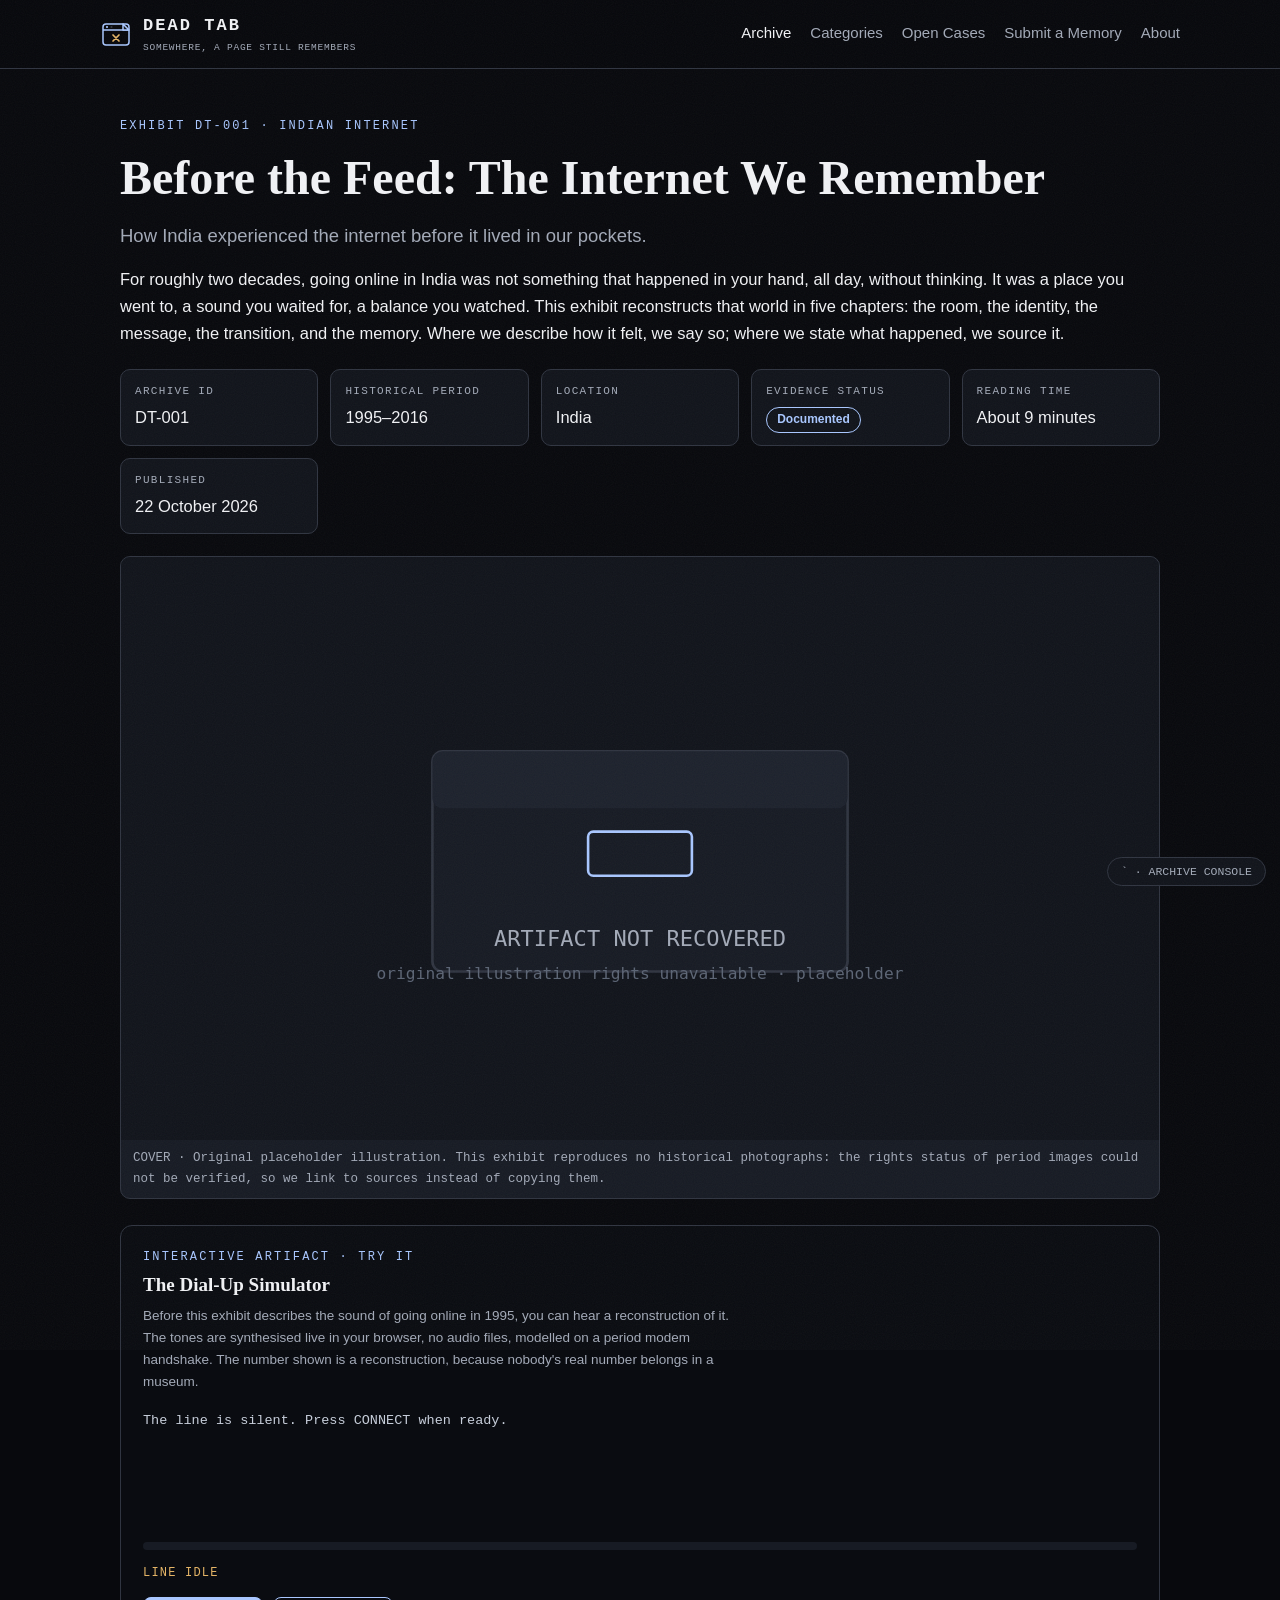
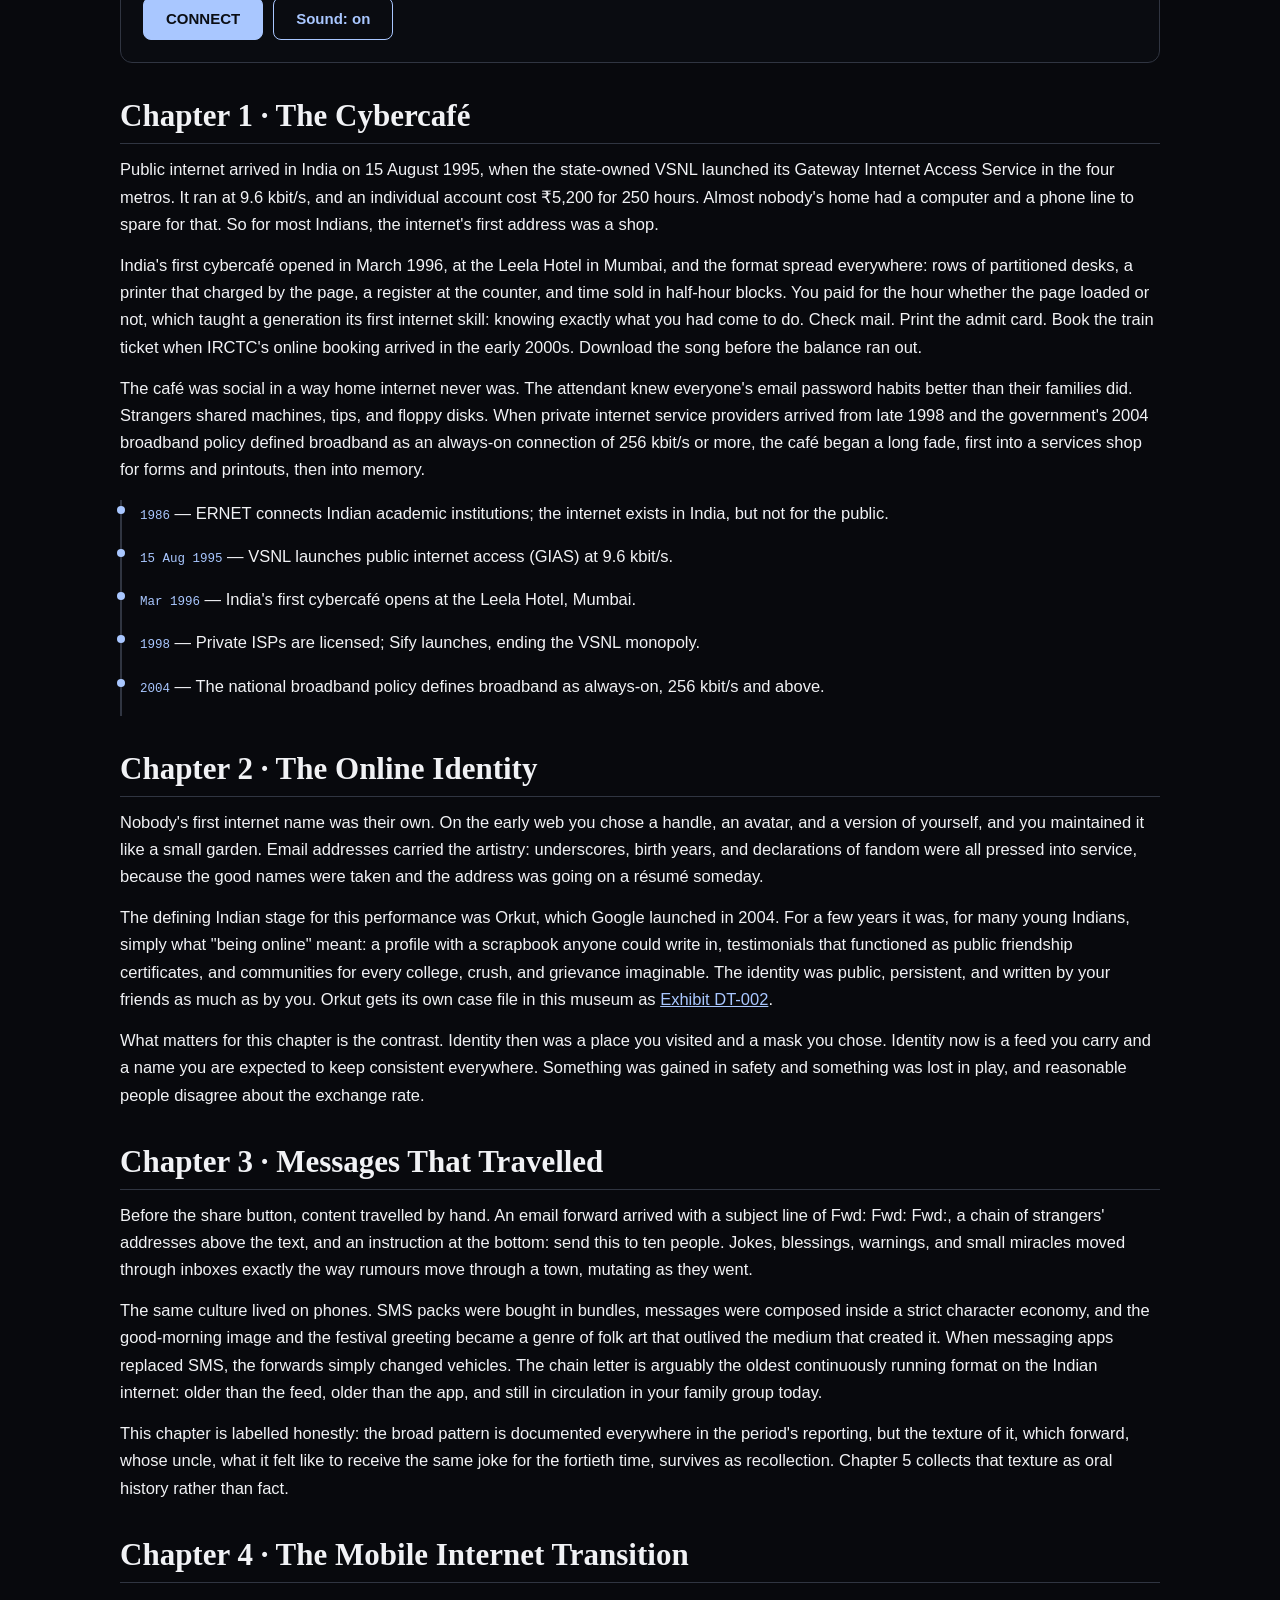
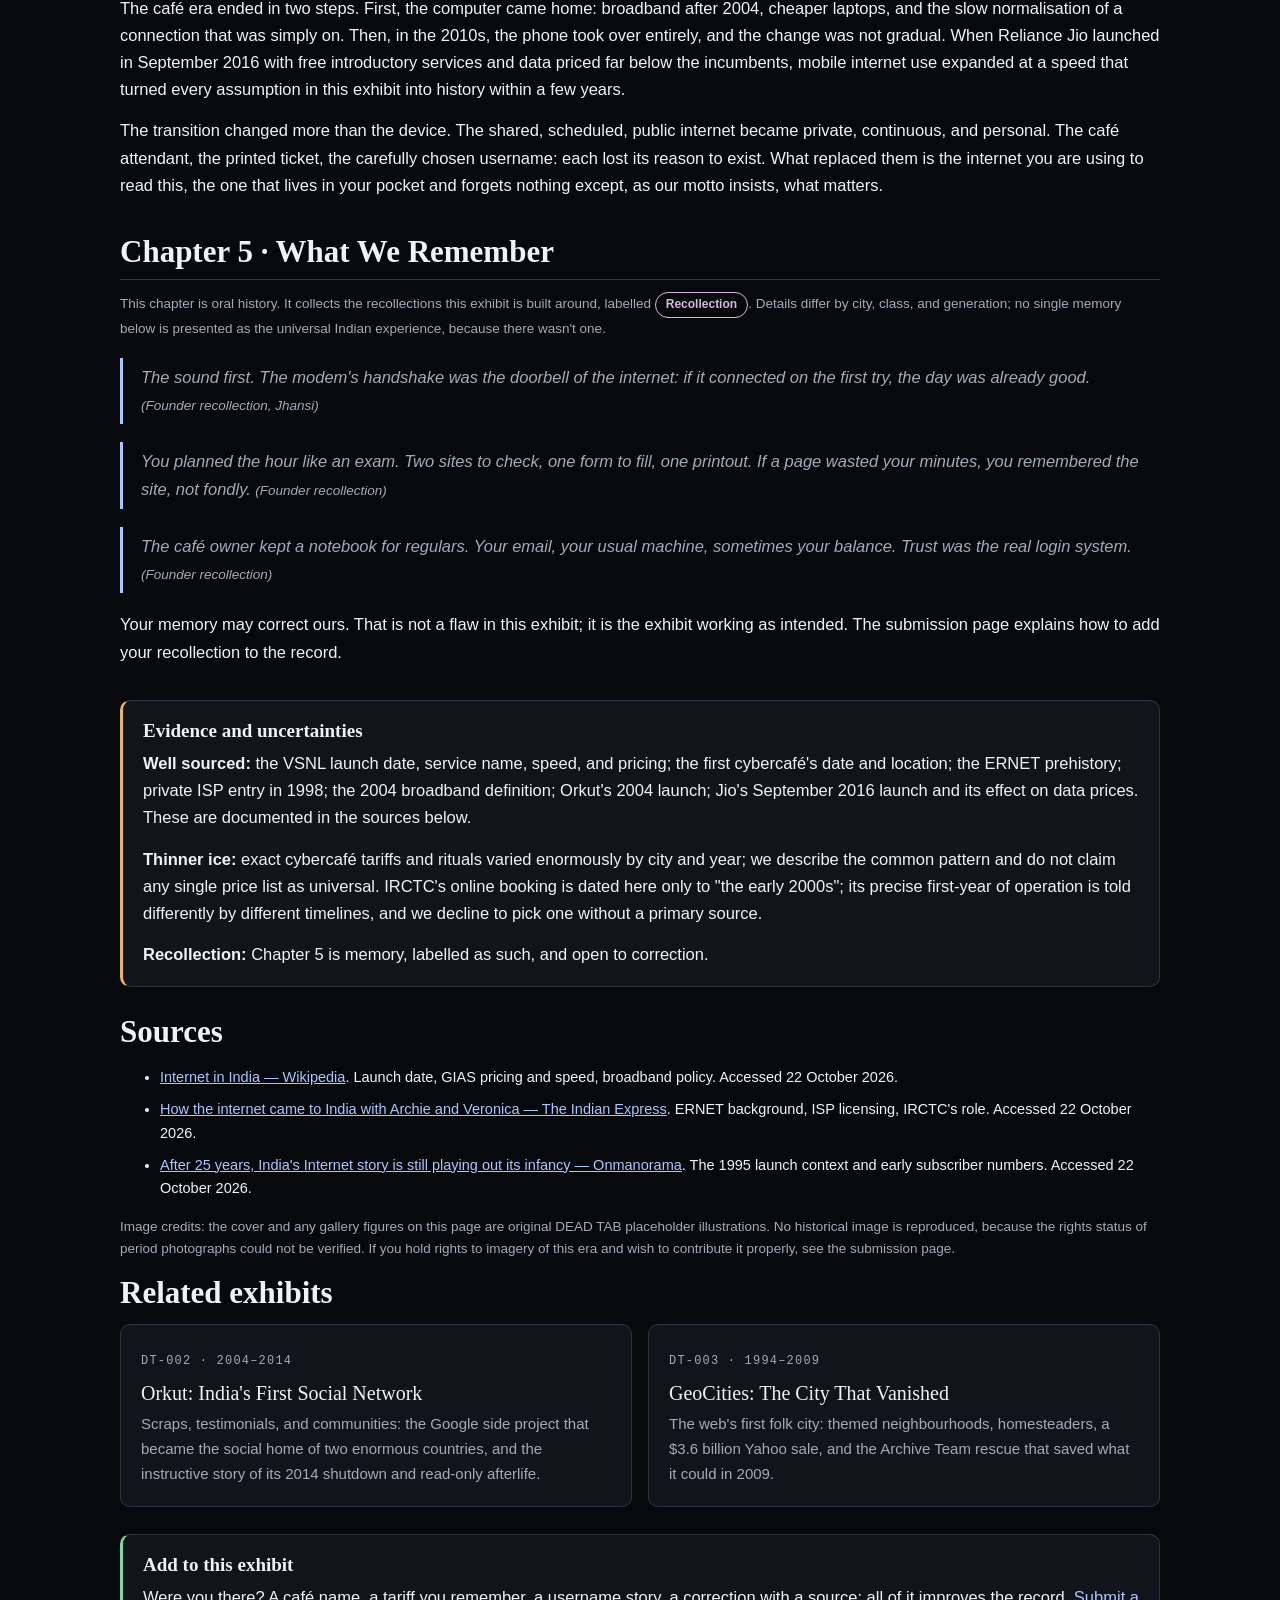
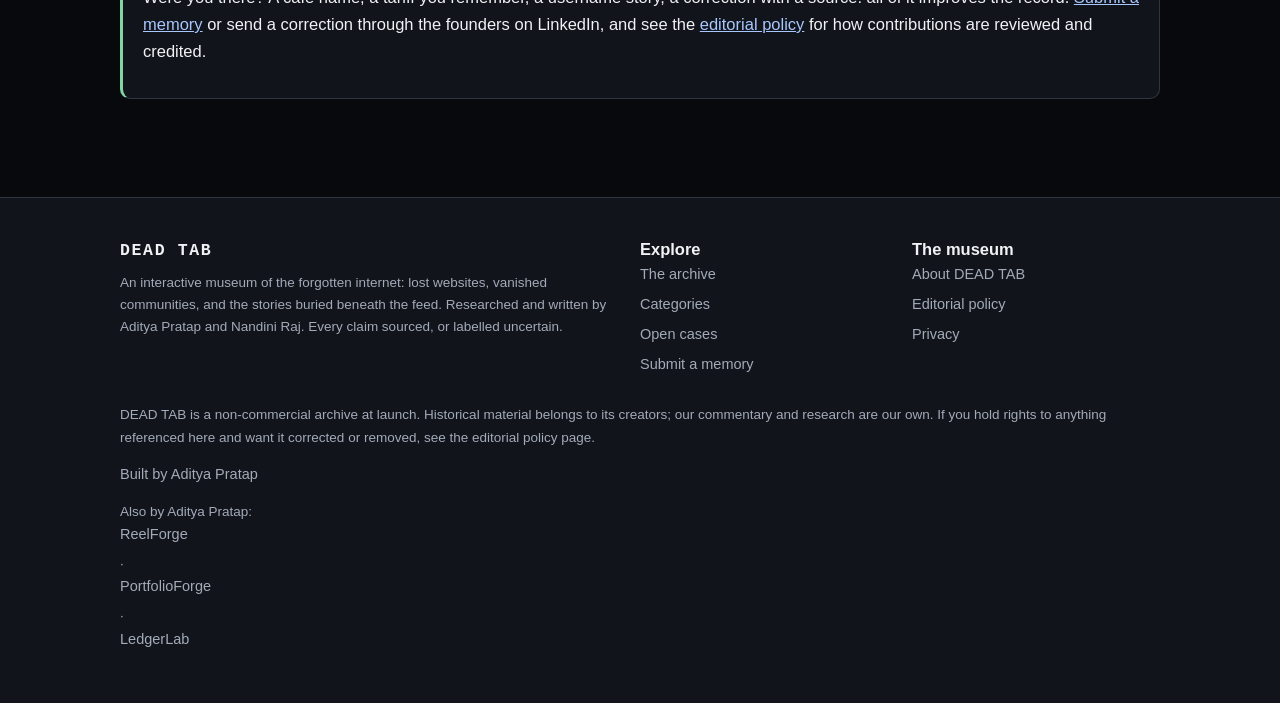
<file: exhibits/before-the-feed.html>
<!DOCTYPE html>
<html lang="en">
<head>
<script async src="https://www.googletagmanager.com/gtag/js?id=G-4HRZ43CRC9"></script>
<script>window.dataLayer = window.dataLayer || [];function gtag(){dataLayer.push(arguments);}gtag('js', new Date());gtag('config', 'G-4HRZ43CRC9');</script>
<meta charset="UTF-8">
<meta name="viewport" content="width=device-width, initial-scale=1">
<title>Before the Feed: The Internet We Remember — DEAD TAB Exhibit DT-001</title>
<meta name="description" content="How India experienced the internet before it lived in our pockets: cybercafés, invented identities, travelling messages, and the mobile transition. DEAD TAB Exhibit 001.">
<meta property="og:title" content="Before the Feed: The Internet We Remember">
<meta property="og:description" content="How India experienced the internet before it lived in our pockets. A five-chapter DEAD TAB exhibit.">
<meta property="og:type" content="article">
<meta property="og:url" content="https://adityapratap0077-cloud.github.io/dead-tab/exhibits/before-the-feed.html">
<link rel="canonical" href="https://adityapratap0077-cloud.github.io/dead-tab/exhibits/before-the-feed.html">
<meta property="og:image" content="https://adityapratap0077-cloud.github.io/dead-tab/assets/images/og-image.png">
<link rel="icon" href="../assets/images/logo.svg" type="image/svg+xml">
<link rel="manifest" href="../manifest.webmanifest">
<link rel="stylesheet" href="../assets/css/styles.css">
<link rel="stylesheet" href="../assets/css/experience.css">
<script type="application/ld+json">
{"@context": "https://schema.org", "@type": "BreadcrumbList", "itemListElement": [{"@type": "ListItem", "position": 1, "name": "Home", "item": "https://adityapratap0077-cloud.github.io/dead-tab/"}, {"@type": "ListItem", "position": 2, "name": "The Archive", "item": "https://adityapratap0077-cloud.github.io/dead-tab/archive.html"}, {"@type": "ListItem", "position": 3, "name": "Before the Feed", "item": "https://adityapratap0077-cloud.github.io/dead-tab/exhibits/before-the-feed.html"}]}
</script>
</head>
<body data-page="archive" data-base="../">
<header class="site"></header>
<main id="main">
  <div class="wrap" style="padding:48px 20px">
    <p class="kicker">Exhibit DT-001 · Indian Internet</p>
    <h1>Before the Feed: The Internet We Remember</h1>
    <p class="lede">How India experienced the internet before it lived in our pockets.</p>
    <p>For roughly two decades, going online in India was not something that happened in your hand, all day, without thinking. It was a place you went to, a sound you waited for, a balance you watched. This exhibit reconstructs that world in five chapters: the room, the identity, the message, the transition, and the memory. Where we describe how it felt, we say so; where we state what happened, we source it.</p>

    <div class="exhibit-meta">
      <div class="cell"><span class="k">Archive ID</span>DT-001</div>
      <div class="cell"><span class="k">Historical period</span>1995–2016</div>
      <div class="cell"><span class="k">Location</span>India</div>
      <div class="cell"><span class="k">Evidence status</span><span class="status documented">Documented</span></div>
      <div class="cell"><span class="k">Reading time</span>About 9 minutes</div>
      <div class="cell"><span class="k">Published</span>22 October 2026</div>
    </div>

    <figure class="artifact">
      <img src="../assets/images/placeholders/exhibit-cover.svg" alt="Placeholder illustration: an unlabelled archive box in a dark room, standing in for the period photographs this exhibit does not reproduce">
      <figcaption>COVER · Original placeholder illustration. This exhibit reproduces no historical photographs: the rights status of period images could not be verified, so we link to sources instead of copying them.</figcaption>
    </figure>

    <div class="dialup" id="dialupBox">
      <p class="kicker" style="margin-bottom:6px">Interactive artifact · Try it</p>
      <h3 style="margin-top:0">The Dial-Up Simulator</h3>
      <p class="small" style="max-width:600px">Before this exhibit describes the sound of going online in 1995, you can hear a reconstruction of it. The tones are synthesised live in your browser, no audio files, modelled on a period modem handshake. The number shown is a reconstruction, because nobody's real number belongs in a museum.</p>
      <div class="d-screen" id="dialScreen">The line is silent. Press CONNECT when ready.</div>
      <div class="d-bar"><i id="dialFill"></i></div>
      <p class="d-rate" id="dialRate">LINE IDLE</p>
      <p style="margin:10px 0 0;display:flex;gap:10px;flex-wrap:wrap">
        <button class="btn" id="dialBtn" type="button">CONNECT</button>
        <button class="btn ghost" id="dialSound" type="button">Sound: on</button>
      </p>
    </div>

    <div class="chapter" id="chapter-1">
      <h2>Chapter 1 · The Cybercafé</h2>
      <p>Public internet arrived in India on 15 August 1995, when the state-owned VSNL launched its Gateway Internet Access Service in the four metros. It ran at 9.6 kbit/s, and an individual account cost ₹5,200 for 250 hours. Almost nobody's home had a computer and a phone line to spare for that. So for most Indians, the internet's first address was a shop.</p>
      <p>India's first cybercafé opened in March 1996, at the Leela Hotel in Mumbai, and the format spread everywhere: rows of partitioned desks, a printer that charged by the page, a register at the counter, and time sold in half-hour blocks. You paid for the hour whether the page loaded or not, which taught a generation its first internet skill: knowing exactly what you had come to do. Check mail. Print the admit card. Book the train ticket when IRCTC's online booking arrived in the early 2000s. Download the song before the balance ran out.</p>
      <p>The café was social in a way home internet never was. The attendant knew everyone's email password habits better than their families did. Strangers shared machines, tips, and floppy disks. When private internet service providers arrived from late 1998 and the government's 2004 broadband policy defined broadband as an always-on connection of 256 kbit/s or more, the café began a long fade, first into a services shop for forms and printouts, then into memory.</p>
      <ul class="timeline">
        <li><span class="when">1986</span> — ERNET connects Indian academic institutions; the internet exists in India, but not for the public.</li>
        <li><span class="when">15 Aug 1995</span> — VSNL launches public internet access (GIAS) at 9.6 kbit/s.</li>
        <li><span class="when">Mar 1996</span> — India's first cybercafé opens at the Leela Hotel, Mumbai.</li>
        <li><span class="when">1998</span> — Private ISPs are licensed; Sify launches, ending the VSNL monopoly.</li>
        <li><span class="when">2004</span> — The national broadband policy defines broadband as always-on, 256 kbit/s and above.</li>
      </ul>
    </div>

    <div class="chapter">
      <h2>Chapter 2 · The Online Identity</h2>
      <p>Nobody's first internet name was their own. On the early web you chose a handle, an avatar, and a version of yourself, and you maintained it like a small garden. Email addresses carried the artistry: underscores, birth years, and declarations of fandom were all pressed into service, because the good names were taken and the address was going on a résumé someday.</p>
      <p>The defining Indian stage for this performance was Orkut, which Google launched in 2004. For a few years it was, for many young Indians, simply what "being online" meant: a profile with a scrapbook anyone could write in, testimonials that functioned as public friendship certificates, and communities for every college, crush, and grievance imaginable. The identity was public, persistent, and written by your friends as much as by you. Orkut gets its own case file in this museum as <a href="orkut-indias-first-social-network.html">Exhibit DT-002</a>.</p>
      <p>What matters for this chapter is the contrast. Identity then was a place you visited and a mask you chose. Identity now is a feed you carry and a name you are expected to keep consistent everywhere. Something was gained in safety and something was lost in play, and reasonable people disagree about the exchange rate.</p>
    </div>

    <div class="chapter">
      <h2>Chapter 3 · Messages That Travelled</h2>
      <p>Before the share button, content travelled by hand. An email forward arrived with a subject line of Fwd: Fwd: Fwd:, a chain of strangers' addresses above the text, and an instruction at the bottom: send this to ten people. Jokes, blessings, warnings, and small miracles moved through inboxes exactly the way rumours move through a town, mutating as they went.</p>
      <p>The same culture lived on phones. SMS packs were bought in bundles, messages were composed inside a strict character economy, and the good-morning image and the festival greeting became a genre of folk art that outlived the medium that created it. When messaging apps replaced SMS, the forwards simply changed vehicles. The chain letter is arguably the oldest continuously running format on the Indian internet: older than the feed, older than the app, and still in circulation in your family group today.</p>
      <p>This chapter is labelled honestly: the broad pattern is documented everywhere in the period's reporting, but the texture of it, which forward, whose uncle, what it felt like to receive the same joke for the fortieth time, survives as recollection. Chapter 5 collects that texture as oral history rather than fact.</p>
    </div>

    <div class="chapter">
      <h2>Chapter 4 · The Mobile Internet Transition</h2>
      <p>The café era ended in two steps. First, the computer came home: broadband after 2004, cheaper laptops, and the slow normalisation of a connection that was simply on. Then, in the 2010s, the phone took over entirely, and the change was not gradual. When Reliance Jio launched in September 2016 with free introductory services and data priced far below the incumbents, mobile internet use expanded at a speed that turned every assumption in this exhibit into history within a few years.</p>
      <p>The transition changed more than the device. The shared, scheduled, public internet became private, continuous, and personal. The café attendant, the printed ticket, the carefully chosen username: each lost its reason to exist. What replaced them is the internet you are using to read this, the one that lives in your pocket and forgets nothing except, as our motto insists, what matters.</p>
    </div>

    <div class="chapter">
      <h2>Chapter 5 · What We Remember</h2>
      <p class="small">This chapter is oral history. It collects the recollections this exhibit is built around, labelled <span class="status recollection">Recollection</span>. Details differ by city, class, and generation; no single memory below is presented as the universal Indian experience, because there wasn't one.</p>
      <blockquote class="memory">The sound first. The modem's handshake was the doorbell of the internet: if it connected on the first try, the day was already good. <span class="small">(Founder recollection, Jhansi)</span></blockquote>
      <blockquote class="memory">You planned the hour like an exam. Two sites to check, one form to fill, one printout. If a page wasted your minutes, you remembered the site, not fondly. <span class="small">(Founder recollection)</span></blockquote>
      <blockquote class="memory">The café owner kept a notebook for regulars. Your email, your usual machine, sometimes your balance. Trust was the real login system. <span class="small">(Founder recollection)</span></blockquote>
      <p>Your memory may correct ours. That is not a flaw in this exhibit; it is the exhibit working as intended. The submission page explains how to add your recollection to the record.</p>
    </div>

    <div class="evidence-box">
      <h3 style="margin-top:0">Evidence and uncertainties</h3>
      <p><strong>Well sourced:</strong> the VSNL launch date, service name, speed, and pricing; the first cybercafé's date and location; the ERNET prehistory; private ISP entry in 1998; the 2004 broadband definition; Orkut's 2004 launch; Jio's September 2016 launch and its effect on data prices. These are documented in the sources below.</p>
      <p><strong>Thinner ice:</strong> exact cybercafé tariffs and rituals varied enormously by city and year; we describe the common pattern and do not claim any single price list as universal. IRCTC's online booking is dated here only to "the early 2000s"; its precise first-year of operation is told differently by different timelines, and we decline to pick one without a primary source.</p>
      <p style="margin:0"><strong>Recollection:</strong> Chapter 5 is memory, labelled as such, and open to correction.</p>
    </div>

    <h2>Sources</h2>
    <ul class="sources">
      <li><a href="https://en.wikipedia.org/wiki/Internet_in_India" target="_blank" rel="noopener">Internet in India — Wikipedia</a>. Launch date, GIAS pricing and speed, broadband policy. Accessed 22 October 2026.</li>
      <li><a href="https://indianexpress.com/article/opinion/columns/how-the-internet-came-to-india-with-archie-and-veronica-9059763/lite/" target="_blank" rel="noopener">How the internet came to India with Archie and Veronica — The Indian Express</a>. ERNET background, ISP licensing, IRCTC's role. Accessed 22 October 2026.</li>
      <li><a href="https://www.onmanorama.com/news/opinion/2020/08/15/india-internet-story-vsnl-broadband-revolution.html" target="_blank" rel="noopener">After 25 years, India's Internet story is still playing out its infancy — Onmanorama</a>. The 1995 launch context and early subscriber numbers. Accessed 22 October 2026.</li>
    </ul>
    <p class="small">Image credits: the cover and any gallery figures on this page are original DEAD TAB placeholder illustrations. No historical image is reproduced, because the rights status of period photographs could not be verified. If you hold rights to imagery of this era and wish to contribute it properly, see the submission page.</p>

    <h2>Related exhibits</h2>
    <div class="grid c2 related" id="relatedExhibits"></div>

    <div class="evidence-box ok">
      <h3 style="margin-top:0">Add to this exhibit</h3>
      <p>Were you there? A café name, a tariff you remember, a username story, a correction with a source: all of it improves the record. <a href="../submit-memory.html">Submit a memory</a> or send a correction through the founders on LinkedIn, and see the <a href="../editorial-policy.html">editorial policy</a> for how contributions are reviewed and credited.</p>
    </div>
  </div>
</main>
<footer class="site"></footer>
<script src="../assets/js/data.js"></script>
<script src="../assets/js/navigation.js"></script>
<script>
(function () {
  var mine = "before-the-feed";
  var all = window.DEADTAB_EXHIBITS || [];
  var me = all.find(function (x) { return x.slug === mine; });
  var box = document.getElementById("relatedExhibits");
  if (!me || !box) return;
  box.innerHTML = me.relatedExhibits.map(function (slug) {
    var ex = all.find(function (x) { return x.slug === slug; });
    if (!ex) return "";
    return '<div class="card"><span class="exhibit-id">' + ex.id + " · " + ex.period + "</span>" +
      '<a class="title" href="' + ex.slug + '.html">' + ex.title + "</a>" +
      '<p class="desc">' + ex.description + "</p></div>";
  }).join("");
})();
</script>
<script src="../assets/js/experience.js"></script>
</body>
</html>
</file>
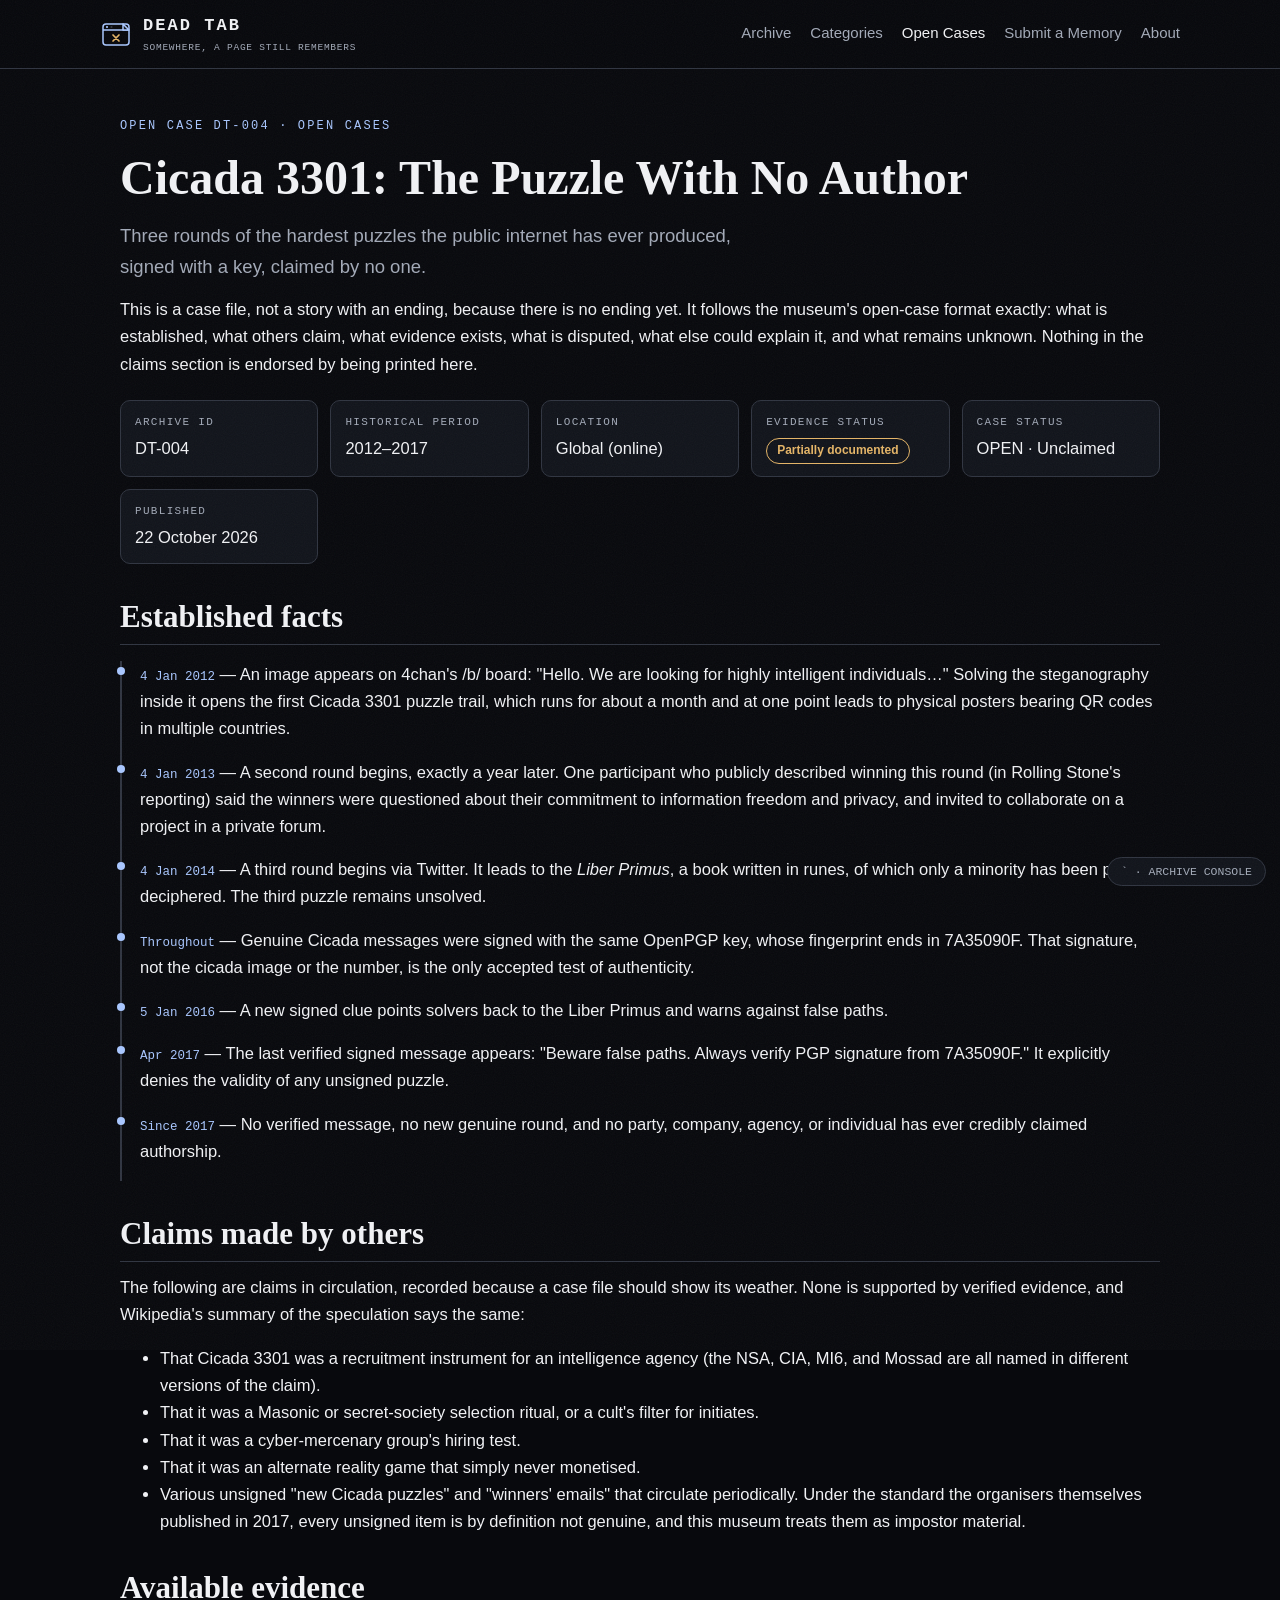
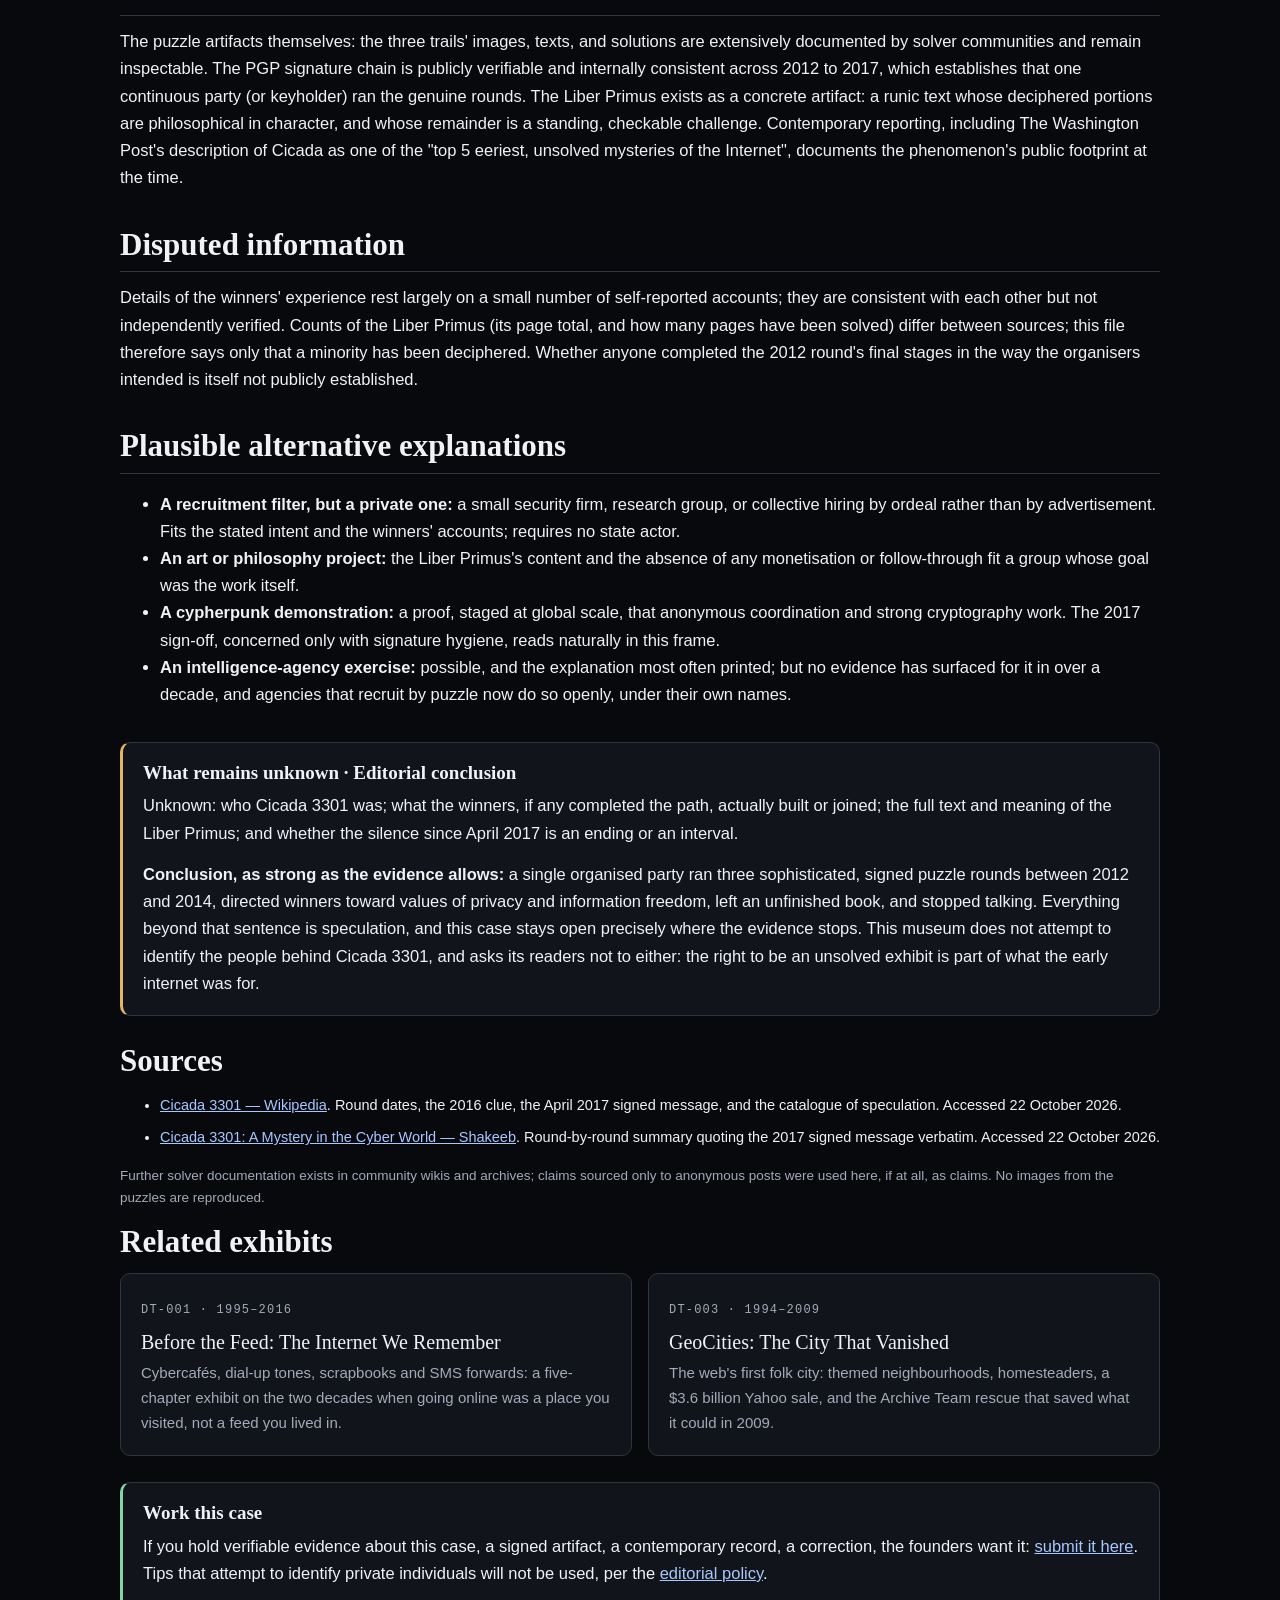
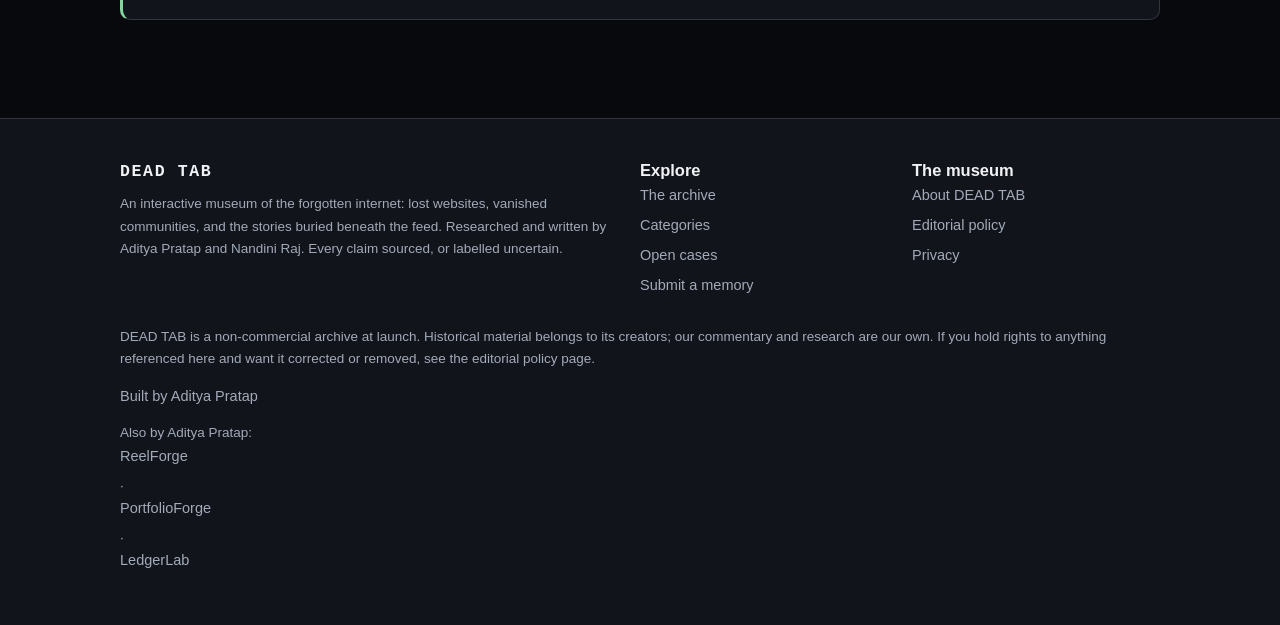
<file: exhibits/cicada-3301-open-case.html>
<!DOCTYPE html>
<html lang="en">
<head>
<script async src="https://www.googletagmanager.com/gtag/js?id=G-4HRZ43CRC9"></script>
<script>window.dataLayer = window.dataLayer || [];function gtag(){dataLayer.push(arguments);}gtag('js', new Date());gtag('config', 'G-4HRZ43CRC9');</script>
<meta charset="UTF-8">
<meta name="viewport" content="width=device-width, initial-scale=1">
<title>Cicada 3301: The Puzzle With No Author — DEAD TAB Open Case DT-004</title>
<meta name="description" content="DEAD TAB's first open case: Cicada 3301. Established facts, claims by others, available evidence, disputed points, alternative explanations, and what remains unknown, kept carefully separate.">
<meta property="og:title" content="Open Case: Cicada 3301">
<meta property="og:description" content="Three puzzle rounds, a runic book nobody has finished, and a signature nobody has claimed. Facts and claims, kept separate.">
<meta property="og:type" content="article">
<meta property="og:url" content="https://adityapratap0077-cloud.github.io/dead-tab/exhibits/cicada-3301-open-case.html">
<link rel="canonical" href="https://adityapratap0077-cloud.github.io/dead-tab/exhibits/cicada-3301-open-case.html">
<meta property="og:image" content="https://adityapratap0077-cloud.github.io/dead-tab/assets/images/og-image.png">
<link rel="icon" href="../assets/images/logo.svg" type="image/svg+xml">
<link rel="manifest" href="../manifest.webmanifest">
<link rel="stylesheet" href="../assets/css/styles.css">
<link rel="stylesheet" href="../assets/css/experience.css">
<script type="application/ld+json">
{"@context": "https://schema.org", "@type": "BreadcrumbList", "itemListElement": [{"@type": "ListItem", "position": 1, "name": "Home", "item": "https://adityapratap0077-cloud.github.io/dead-tab/"}, {"@type": "ListItem", "position": 2, "name": "The Archive", "item": "https://adityapratap0077-cloud.github.io/dead-tab/archive.html"}, {"@type": "ListItem", "position": 3, "name": "Cicada 3301: The Puzzle With No Author", "item": "https://adityapratap0077-cloud.github.io/dead-tab/exhibits/cicada-3301-open-case.html"}]}
</script>
</head>
<body data-page="open-cases" data-base="../">
<header class="site"></header>
<main id="main">
  <div class="wrap" style="padding:48px 20px">
    <p class="kicker">Open Case DT-004 · Open Cases</p>
    <h1>Cicada 3301: The Puzzle With No Author</h1>
    <p class="lede">Three rounds of the hardest puzzles the public internet has ever produced, signed with a key, claimed by no one.</p>
    <p>This is a case file, not a story with an ending, because there is no ending yet. It follows the museum's open-case format exactly: what is established, what others claim, what evidence exists, what is disputed, what else could explain it, and what remains unknown. Nothing in the claims section is endorsed by being printed here.</p>

    <div class="exhibit-meta">
      <div class="cell"><span class="k">Archive ID</span>DT-004</div>
      <div class="cell"><span class="k">Historical period</span>2012–2017</div>
      <div class="cell"><span class="k">Location</span>Global (online)</div>
      <div class="cell"><span class="k">Evidence status</span><span class="status partial">Partially documented</span></div>
      <div class="cell"><span class="k">Case status</span>OPEN · Unclaimed</div>
      <div class="cell"><span class="k">Published</span>22 October 2026</div>
    </div>

    <div class="chapter">
      <h2>Established facts</h2>
      <ul class="timeline">
        <li><span class="when">4 Jan 2012</span> — An image appears on 4chan's /b/ board: "Hello. We are looking for highly intelligent individuals…" Solving the steganography inside it opens the first Cicada 3301 puzzle trail, which runs for about a month and at one point leads to physical posters bearing QR codes in multiple countries.</li>
        <li><span class="when">4 Jan 2013</span> — A second round begins, exactly a year later. One participant who publicly described winning this round (in Rolling Stone's reporting) said the winners were questioned about their commitment to information freedom and privacy, and invited to collaborate on a project in a private forum.</li>
        <li><span class="when">4 Jan 2014</span> — A third round begins via Twitter. It leads to the <em>Liber Primus</em>, a book written in runes, of which only a minority has been publicly deciphered. The third puzzle remains unsolved.</li>
        <li><span class="when">Throughout</span> — Genuine Cicada messages were signed with the same OpenPGP key, whose fingerprint ends in 7A35090F. That signature, not the cicada image or the number, is the only accepted test of authenticity.</li>
        <li><span class="when">5 Jan 2016</span> — A new signed clue points solvers back to the Liber Primus and warns against false paths.</li>
        <li><span class="when">Apr 2017</span> — The last verified signed message appears: "Beware false paths. Always verify PGP signature from 7A35090F." It explicitly denies the validity of any unsigned puzzle.</li>
        <li><span class="when">Since 2017</span> — No verified message, no new genuine round, and no party, company, agency, or individual has ever credibly claimed authorship.</li>
      </ul>
    </div>

    <div class="chapter">
      <h2>Claims made by others</h2>
      <p>The following are claims in circulation, recorded because a case file should show its weather. None is supported by verified evidence, and Wikipedia's summary of the speculation says the same:</p>
      <ul>
        <li>That Cicada 3301 was a recruitment instrument for an intelligence agency (the NSA, CIA, MI6, and Mossad are all named in different versions of the claim).</li>
        <li>That it was a Masonic or secret-society selection ritual, or a cult's filter for initiates.</li>
        <li>That it was a cyber-mercenary group's hiring test.</li>
        <li>That it was an alternate reality game that simply never monetised.</li>
        <li>Various unsigned "new Cicada puzzles" and "winners' emails" that circulate periodically. Under the standard the organisers themselves published in 2017, every unsigned item is by definition not genuine, and this museum treats them as impostor material.</li>
      </ul>
    </div>

    <div class="chapter">
      <h2>Available evidence</h2>
      <p>The puzzle artifacts themselves: the three trails' images, texts, and solutions are extensively documented by solver communities and remain inspectable. The PGP signature chain is publicly verifiable and internally consistent across 2012 to 2017, which establishes that one continuous party (or keyholder) ran the genuine rounds. The Liber Primus exists as a concrete artifact: a runic text whose deciphered portions are philosophical in character, and whose remainder is a standing, checkable challenge. Contemporary reporting, including The Washington Post's description of Cicada as one of the "top 5 eeriest, unsolved mysteries of the Internet", documents the phenomenon's public footprint at the time.</p>
    </div>

    <div class="chapter">
      <h2>Disputed information</h2>
      <p>Details of the winners' experience rest largely on a small number of self-reported accounts; they are consistent with each other but not independently verified. Counts of the Liber Primus (its page total, and how many pages have been solved) differ between sources; this file therefore says only that a minority has been deciphered. Whether anyone completed the 2012 round's final stages in the way the organisers intended is itself not publicly established.</p>
    </div>

    <div class="chapter">
      <h2>Plausible alternative explanations</h2>
      <ul>
        <li><strong>A recruitment filter, but a private one:</strong> a small security firm, research group, or collective hiring by ordeal rather than by advertisement. Fits the stated intent and the winners' accounts; requires no state actor.</li>
        <li><strong>An art or philosophy project:</strong> the Liber Primus's content and the absence of any monetisation or follow-through fit a group whose goal was the work itself.</li>
        <li><strong>A cypherpunk demonstration:</strong> a proof, staged at global scale, that anonymous coordination and strong cryptography work. The 2017 sign-off, concerned only with signature hygiene, reads naturally in this frame.</li>
        <li><strong>An intelligence-agency exercise:</strong> possible, and the explanation most often printed; but no evidence has surfaced for it in over a decade, and agencies that recruit by puzzle now do so openly, under their own names.</li>
      </ul>
    </div>

    <div class="evidence-box">
      <h3 style="margin-top:0">What remains unknown · Editorial conclusion</h3>
      <p>Unknown: who Cicada 3301 was; what the winners, if any completed the path, actually built or joined; the full text and meaning of the Liber Primus; and whether the silence since April 2017 is an ending or an interval.</p>
      <p style="margin:0"><strong>Conclusion, as strong as the evidence allows:</strong> a single organised party ran three sophisticated, signed puzzle rounds between 2012 and 2014, directed winners toward values of privacy and information freedom, left an unfinished book, and stopped talking. Everything beyond that sentence is speculation, and this case stays open precisely where the evidence stops. This museum does not attempt to identify the people behind Cicada 3301, and asks its readers not to either: the right to be an unsolved exhibit is part of what the early internet was for.</p>
    </div>

    <h2>Sources</h2>
    <ul class="sources">
      <li><a href="https://en.wikipedia.org/wiki/Cicada_3301" target="_blank" rel="noopener">Cicada 3301 — Wikipedia</a>. Round dates, the 2016 clue, the April 2017 signed message, and the catalogue of speculation. Accessed 22 October 2026.</li>
      <li><a href="https://www.shakeeb.in/2020/04/cicada-3301-mystery-in-cyber-world.html" target="_blank" rel="noopener">Cicada 3301: A Mystery in the Cyber World — Shakeeb</a>. Round-by-round summary quoting the 2017 signed message verbatim. Accessed 22 October 2026.</li>
    </ul>
    <p class="small">Further solver documentation exists in community wikis and archives; claims sourced only to anonymous posts were used here, if at all, as claims. No images from the puzzles are reproduced.</p>

    <h2>Related exhibits</h2>
    <div class="grid c2 related" id="relatedExhibits"></div>

    <div class="evidence-box ok">
      <h3 style="margin-top:0">Work this case</h3>
      <p>If you hold verifiable evidence about this case, a signed artifact, a contemporary record, a correction, the founders want it: <a href="../submit-memory.html">submit it here</a>. Tips that attempt to identify private individuals will not be used, per the <a href="../editorial-policy.html">editorial policy</a>.</p>
    </div>
  </div>
</main>
<footer class="site"></footer>
<script src="../assets/js/data.js"></script>
<script src="../assets/js/navigation.js"></script>
<script>
(function () {
  var mine = "cicada-3301-open-case";
  var all = window.DEADTAB_EXHIBITS || [];
  var me = all.find(function (x) { return x.slug === mine; });
  var box = document.getElementById("relatedExhibits");
  if (!me || !box) return;
  box.innerHTML = me.relatedExhibits.map(function (slug) {
    var ex = all.find(function (x) { return x.slug === slug; });
    if (!ex) return "";
    return '<div class="card"><span class="exhibit-id">' + ex.id + " · " + ex.period + "</span>" +
      '<a class="title" href="' + ex.slug + '.html">' + ex.title + "</a>" +
      '<p class="desc">' + ex.description + "</p></div>";
  }).join("");
})();
</script>
<script src="../assets/js/experience.js"></script>
</body>
</html>
</file>
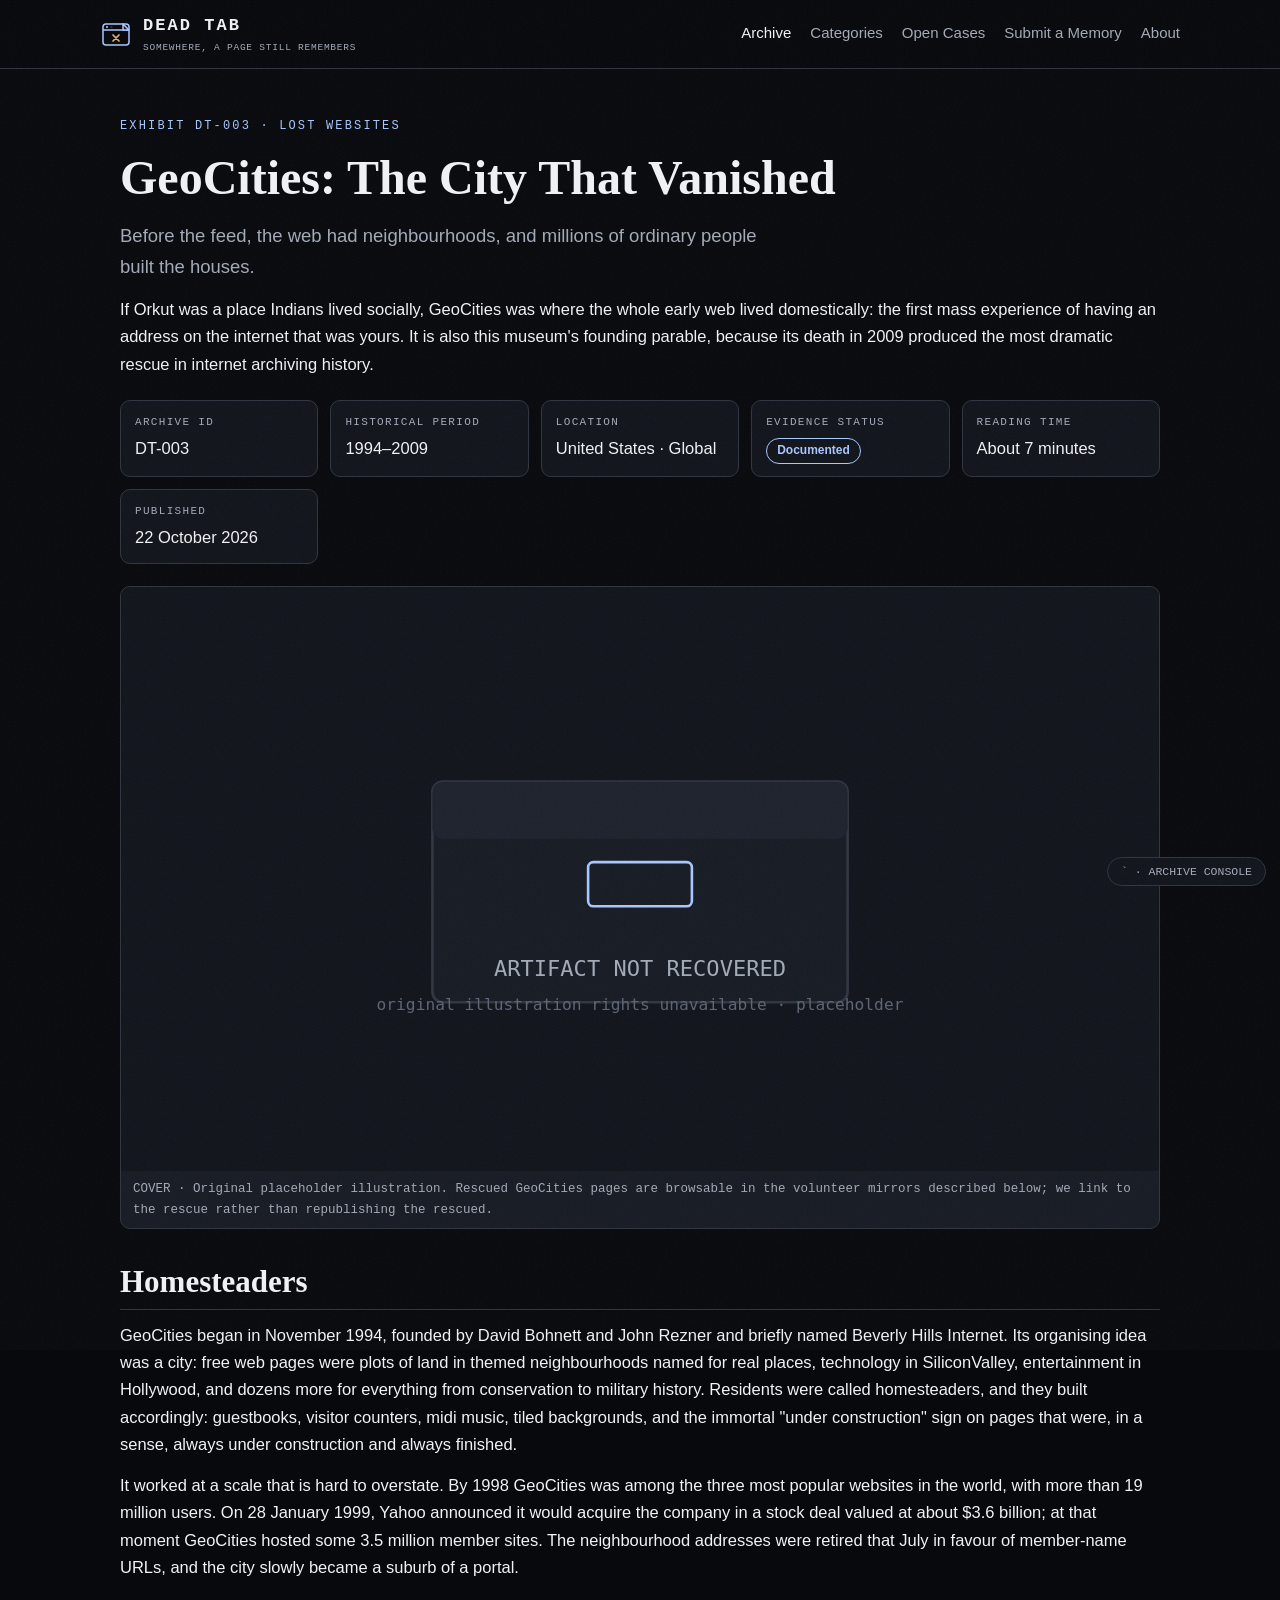
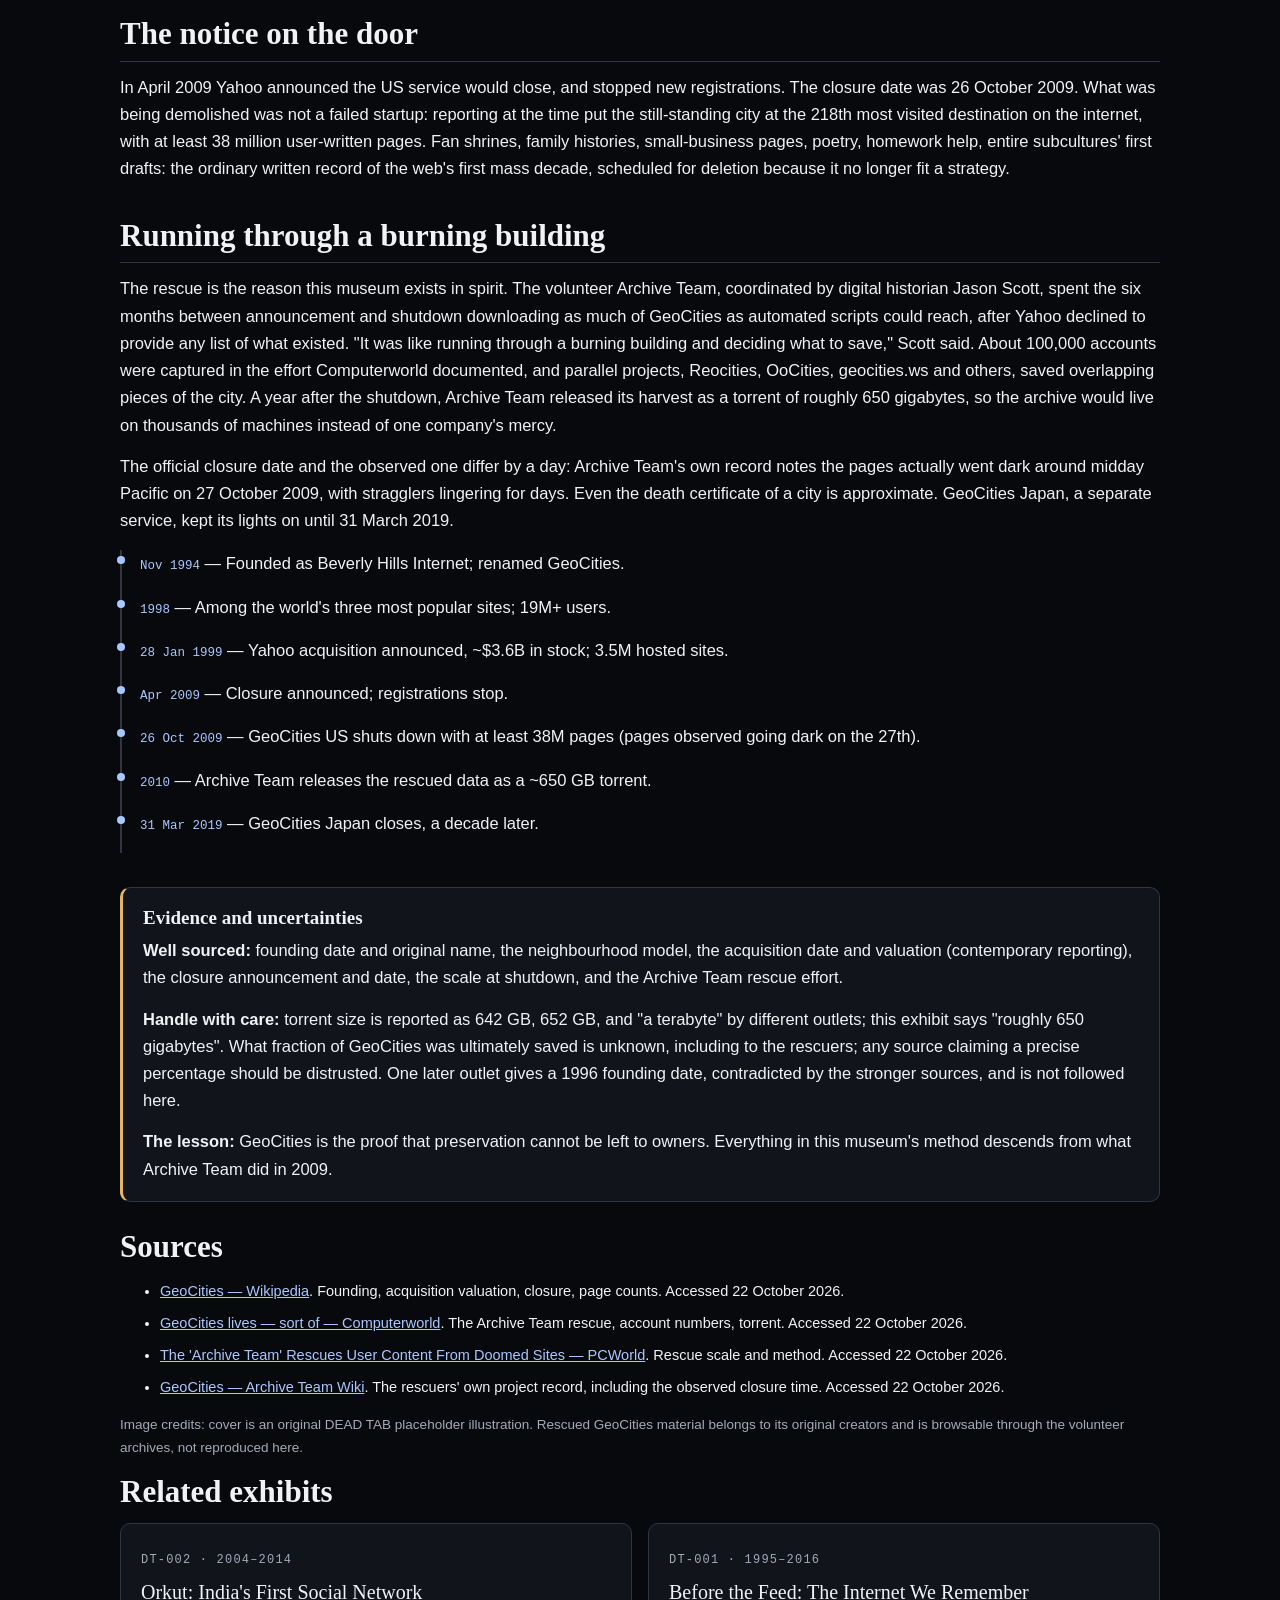
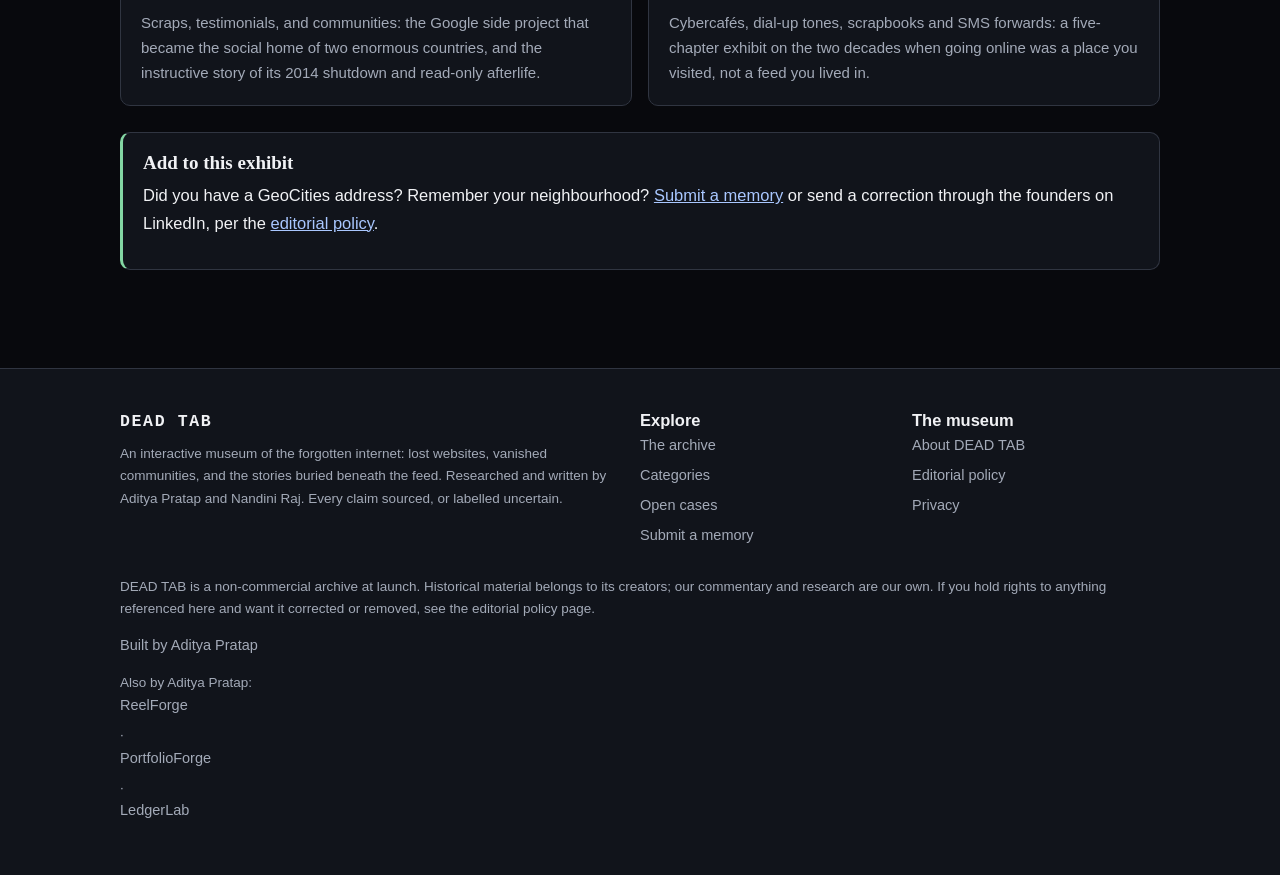
<file: exhibits/geocities-the-city-that-vanished.html>
<!DOCTYPE html>
<html lang="en">
<head>
<script async src="https://www.googletagmanager.com/gtag/js?id=G-4HRZ43CRC9"></script>
<script>window.dataLayer = window.dataLayer || [];function gtag(){dataLayer.push(arguments);}gtag('js', new Date());gtag('config', 'G-4HRZ43CRC9');</script>
<meta charset="UTF-8">
<meta name="viewport" content="width=device-width, initial-scale=1">
<title>GeoCities: The City That Vanished — DEAD TAB Exhibit DT-003</title>
<meta name="description" content="38 million homemade pages, one shutdown notice. GeoCities built the web's first folk city, Yahoo bought it for $3.6 billion, and volunteers rescued it from a burning building in 2009.">
<meta property="og:title" content="GeoCities: The City That Vanished">
<meta property="og:description" content="The web's first folk city: neighbourhoods, homesteaders, a $3.6 billion sale, and the great rescue of 2009.">
<meta property="og:type" content="article">
<meta property="og:url" content="https://adityapratap0077-cloud.github.io/dead-tab/exhibits/geocities-the-city-that-vanished.html">
<link rel="canonical" href="https://adityapratap0077-cloud.github.io/dead-tab/exhibits/geocities-the-city-that-vanished.html">
<meta property="og:image" content="https://adityapratap0077-cloud.github.io/dead-tab/assets/images/og-image.png">
<link rel="icon" href="../assets/images/logo.svg" type="image/svg+xml">
<link rel="manifest" href="../manifest.webmanifest">
<link rel="stylesheet" href="../assets/css/styles.css">
<link rel="stylesheet" href="../assets/css/experience.css">
<script type="application/ld+json">
{"@context": "https://schema.org", "@type": "BreadcrumbList", "itemListElement": [{"@type": "ListItem", "position": 1, "name": "Home", "item": "https://adityapratap0077-cloud.github.io/dead-tab/"}, {"@type": "ListItem", "position": 2, "name": "The Archive", "item": "https://adityapratap0077-cloud.github.io/dead-tab/archive.html"}, {"@type": "ListItem", "position": 3, "name": "GeoCities: The City That Vanished", "item": "https://adityapratap0077-cloud.github.io/dead-tab/exhibits/geocities-the-city-that-vanished.html"}]}
</script>
</head>
<body data-page="archive" data-base="../">
<header class="site"></header>
<main id="main">
  <div class="wrap" style="padding:48px 20px">
    <p class="kicker">Exhibit DT-003 · Lost Websites</p>
    <h1>GeoCities: The City That Vanished</h1>
    <p class="lede">Before the feed, the web had neighbourhoods, and millions of ordinary people built the houses.</p>
    <p>If Orkut was a place Indians lived socially, GeoCities was where the whole early web lived domestically: the first mass experience of having an address on the internet that was yours. It is also this museum's founding parable, because its death in 2009 produced the most dramatic rescue in internet archiving history.</p>

    <div class="exhibit-meta">
      <div class="cell"><span class="k">Archive ID</span>DT-003</div>
      <div class="cell"><span class="k">Historical period</span>1994–2009</div>
      <div class="cell"><span class="k">Location</span>United States · Global</div>
      <div class="cell"><span class="k">Evidence status</span><span class="status documented">Documented</span></div>
      <div class="cell"><span class="k">Reading time</span>About 7 minutes</div>
      <div class="cell"><span class="k">Published</span>22 October 2026</div>
    </div>

    <figure class="artifact">
      <img src="../assets/images/placeholders/exhibit-cover.svg" alt="Placeholder illustration standing in for GeoCities pages, which survive in the volunteer archives linked from this exhibit">
      <figcaption>COVER · Original placeholder illustration. Rescued GeoCities pages are browsable in the volunteer mirrors described below; we link to the rescue rather than republishing the rescued.</figcaption>
    </figure>

    <div class="chapter">
      <h2>Homesteaders</h2>
      <p>GeoCities began in November 1994, founded by David Bohnett and John Rezner and briefly named Beverly Hills Internet. Its organising idea was a city: free web pages were plots of land in themed neighbourhoods named for real places, technology in SiliconValley, entertainment in Hollywood, and dozens more for everything from conservation to military history. Residents were called homesteaders, and they built accordingly: guestbooks, visitor counters, midi music, tiled backgrounds, and the immortal "under construction" sign on pages that were, in a sense, always under construction and always finished.</p>
      <p>It worked at a scale that is hard to overstate. By 1998 GeoCities was among the three most popular websites in the world, with more than 19 million users. On 28 January 1999, Yahoo announced it would acquire the company in a stock deal valued at about $3.6 billion; at that moment GeoCities hosted some 3.5 million member sites. The neighbourhood addresses were retired that July in favour of member-name URLs, and the city slowly became a suburb of a portal.</p>
    </div>

    <div class="chapter">
      <h2>The notice on the door</h2>
      <p>In April 2009 Yahoo announced the US service would close, and stopped new registrations. The closure date was 26 October 2009. What was being demolished was not a failed startup: reporting at the time put the still-standing city at the 218th most visited destination on the internet, with at least 38 million user-written pages. Fan shrines, family histories, small-business pages, poetry, homework help, entire subcultures' first drafts: the ordinary written record of the web's first mass decade, scheduled for deletion because it no longer fit a strategy.</p>
    </div>

    <div class="chapter">
      <h2>Running through a burning building</h2>
      <p>The rescue is the reason this museum exists in spirit. The volunteer Archive Team, coordinated by digital historian Jason Scott, spent the six months between announcement and shutdown downloading as much of GeoCities as automated scripts could reach, after Yahoo declined to provide any list of what existed. "It was like running through a burning building and deciding what to save," Scott said. About 100,000 accounts were captured in the effort Computerworld documented, and parallel projects, Reocities, OoCities, geocities.ws and others, saved overlapping pieces of the city. A year after the shutdown, Archive Team released its harvest as a torrent of roughly 650 gigabytes, so the archive would live on thousands of machines instead of one company's mercy.</p>
      <p>The official closure date and the observed one differ by a day: Archive Team's own record notes the pages actually went dark around midday Pacific on 27 October 2009, with stragglers lingering for days. Even the death certificate of a city is approximate. GeoCities Japan, a separate service, kept its lights on until 31 March 2019.</p>
      <ul class="timeline">
        <li><span class="when">Nov 1994</span> — Founded as Beverly Hills Internet; renamed GeoCities.</li>
        <li><span class="when">1998</span> — Among the world's three most popular sites; 19M+ users.</li>
        <li><span class="when">28 Jan 1999</span> — Yahoo acquisition announced, ~$3.6B in stock; 3.5M hosted sites.</li>
        <li><span class="when">Apr 2009</span> — Closure announced; registrations stop.</li>
        <li><span class="when">26 Oct 2009</span> — GeoCities US shuts down with at least 38M pages (pages observed going dark on the 27th).</li>
        <li><span class="when">2010</span> — Archive Team releases the rescued data as a ~650 GB torrent.</li>
        <li><span class="when">31 Mar 2019</span> — GeoCities Japan closes, a decade later.</li>
      </ul>
    </div>

    <div class="evidence-box">
      <h3 style="margin-top:0">Evidence and uncertainties</h3>
      <p><strong>Well sourced:</strong> founding date and original name, the neighbourhood model, the acquisition date and valuation (contemporary reporting), the closure announcement and date, the scale at shutdown, and the Archive Team rescue effort.</p>
      <p><strong>Handle with care:</strong> torrent size is reported as 642 GB, 652 GB, and "a terabyte" by different outlets; this exhibit says "roughly 650 gigabytes". What fraction of GeoCities was ultimately saved is unknown, including to the rescuers; any source claiming a precise percentage should be distrusted. One later outlet gives a 1996 founding date, contradicted by the stronger sources, and is not followed here.</p>
      <p style="margin:0"><strong>The lesson:</strong> GeoCities is the proof that preservation cannot be left to owners. Everything in this museum's method descends from what Archive Team did in 2009.</p>
    </div>

    <h2>Sources</h2>
    <ul class="sources">
      <li><a href="https://en.wikipedia.org/wiki/GeoCities" target="_blank" rel="noopener">GeoCities — Wikipedia</a>. Founding, acquisition valuation, closure, page counts. Accessed 22 October 2026.</li>
      <li><a href="https://www.computerworld.com/article/1541765/geocities-lives-sort-of.html" target="_blank" rel="noopener">GeoCities lives — sort of — Computerworld</a>. The Archive Team rescue, account numbers, torrent. Accessed 22 October 2026.</li>
      <li><a href="https://www.pcworld.com/article/253672/the_archive_team_rescues_user_content_from_doomed_sites.html" target="_blank" rel="noopener">The 'Archive Team' Rescues User Content From Doomed Sites — PCWorld</a>. Rescue scale and method. Accessed 22 October 2026.</li>
      <li><a href="https://wiki.archiveteam.org/index.php?title=GeoCities&oldid=5758" target="_blank" rel="noopener">GeoCities — Archive Team Wiki</a>. The rescuers' own project record, including the observed closure time. Accessed 22 October 2026.</li>
    </ul>
    <p class="small">Image credits: cover is an original DEAD TAB placeholder illustration. Rescued GeoCities material belongs to its original creators and is browsable through the volunteer archives, not reproduced here.</p>

    <h2>Related exhibits</h2>
    <div class="grid c2 related" id="relatedExhibits"></div>

    <div class="evidence-box ok">
      <h3 style="margin-top:0">Add to this exhibit</h3>
      <p>Did you have a GeoCities address? Remember your neighbourhood? <a href="../submit-memory.html">Submit a memory</a> or send a correction through the founders on LinkedIn, per the <a href="../editorial-policy.html">editorial policy</a>.</p>
    </div>
  </div>
</main>
<footer class="site"></footer>
<script src="../assets/js/data.js"></script>
<script src="../assets/js/navigation.js"></script>
<script>
(function () {
  var mine = "geocities-the-city-that-vanished";
  var all = window.DEADTAB_EXHIBITS || [];
  var me = all.find(function (x) { return x.slug === mine; });
  var box = document.getElementById("relatedExhibits");
  if (!me || !box) return;
  box.innerHTML = me.relatedExhibits.map(function (slug) {
    var ex = all.find(function (x) { return x.slug === slug; });
    if (!ex) return "";
    return '<div class="card"><span class="exhibit-id">' + ex.id + " · " + ex.period + "</span>" +
      '<a class="title" href="' + ex.slug + '.html">' + ex.title + "</a>" +
      '<p class="desc">' + ex.description + "</p></div>";
  }).join("");
})();
</script>
<script src="../assets/js/experience.js"></script>
</body>
</html>
</file>
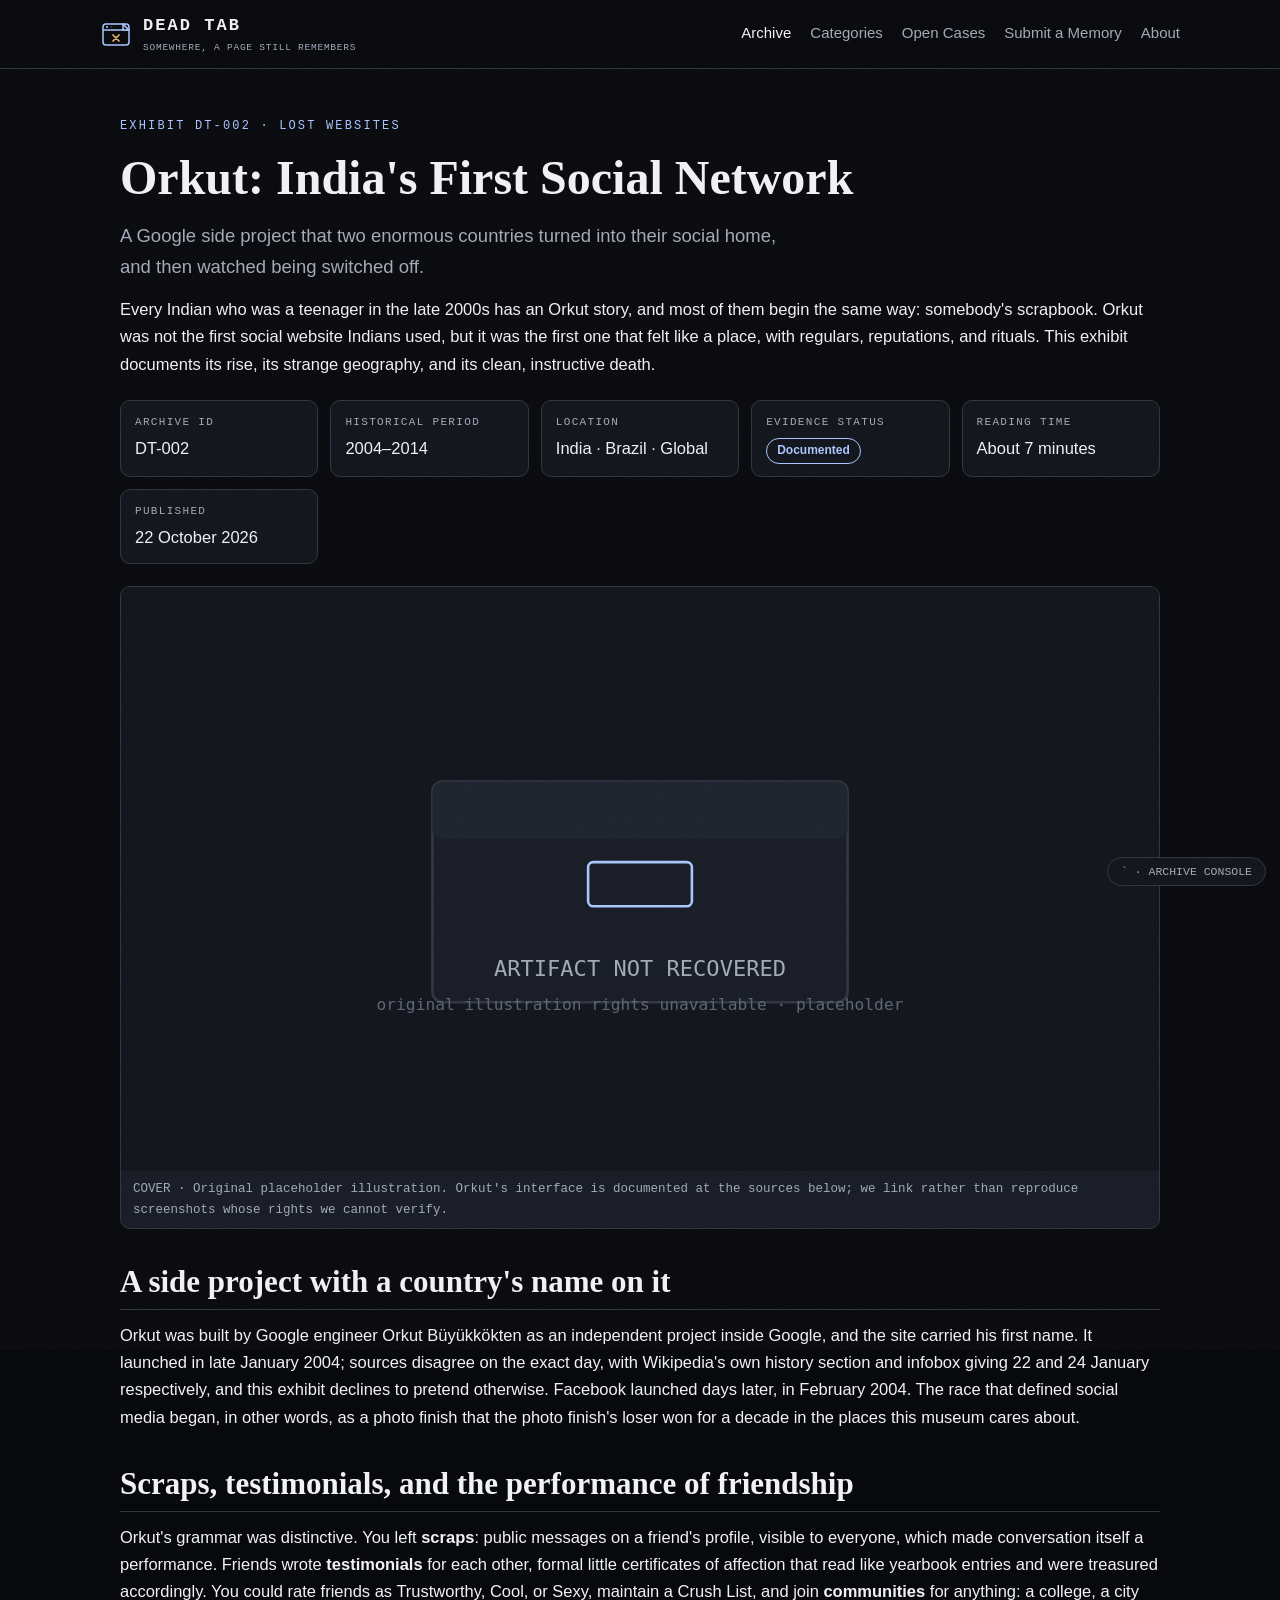
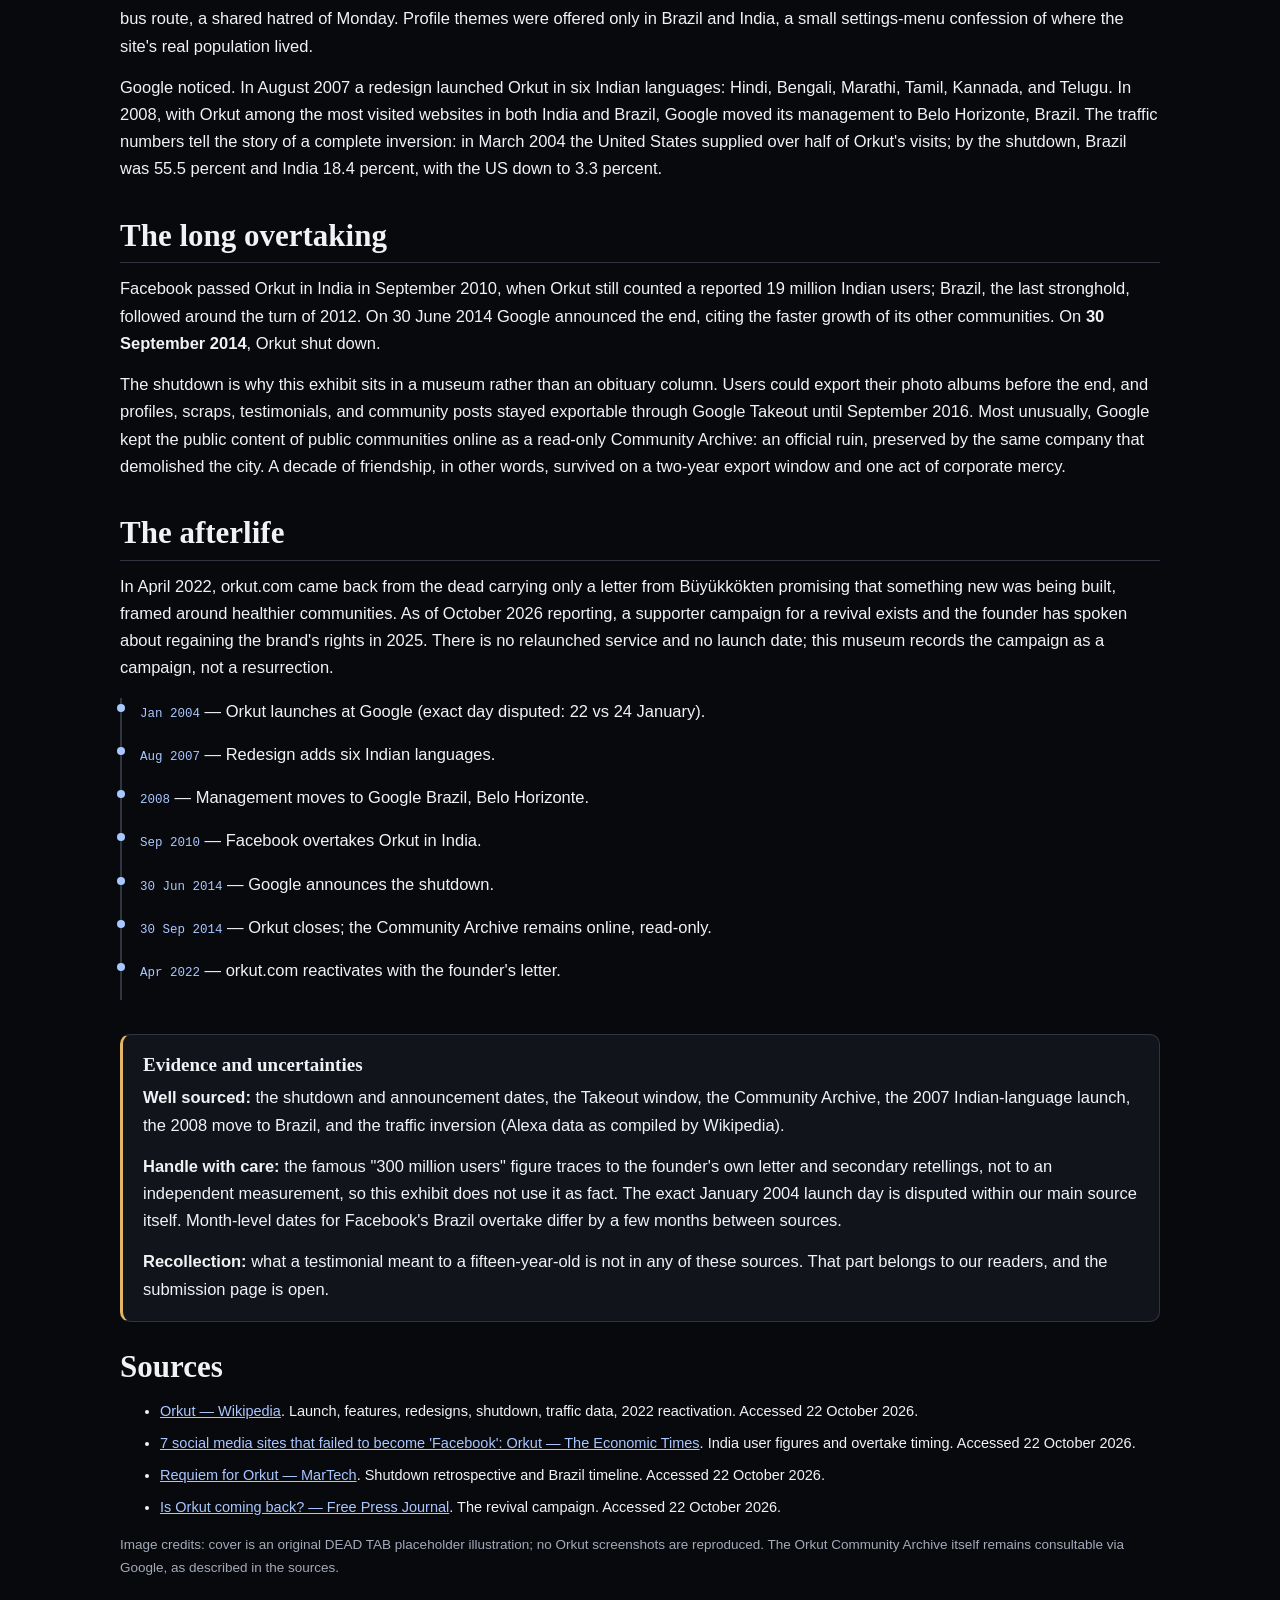
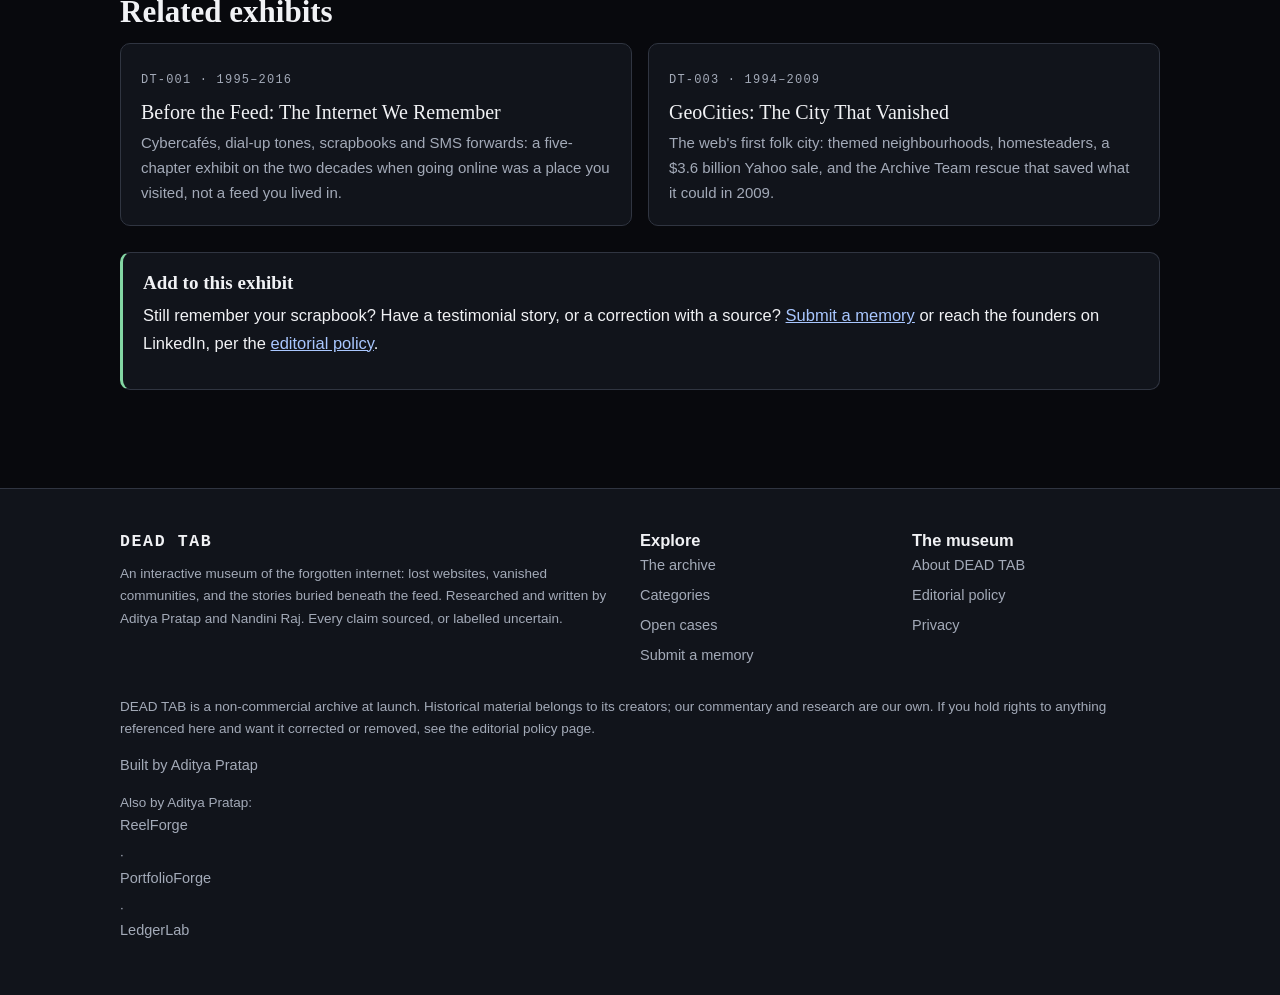
<file: exhibits/orkut-indias-first-social-network.html>
<!DOCTYPE html>
<html lang="en">
<head>
<script async src="https://www.googletagmanager.com/gtag/js?id=G-4HRZ43CRC9"></script>
<script>window.dataLayer = window.dataLayer || [];function gtag(){dataLayer.push(arguments);}gtag('js', new Date());gtag('config', 'G-4HRZ43CRC9');</script>
<meta charset="UTF-8">
<meta name="viewport" content="width=device-width, initial-scale=1">
<title>Orkut: India's First Social Network — DEAD TAB Exhibit DT-002</title>
<meta name="description" content="Built in California, colonised by Brazil and India, deleted by a blog post. The Orkut story: scraps, testimonials, communities, and the shutdown of 30 September 2014.">
<meta property="og:title" content="Orkut: India's First Social Network">
<meta property="og:description" content="The social network two enormous countries called home, and what its deletion taught us about platform mortality.">
<meta property="og:type" content="article">
<meta property="og:url" content="https://adityapratap0077-cloud.github.io/dead-tab/exhibits/orkut-indias-first-social-network.html">
<link rel="canonical" href="https://adityapratap0077-cloud.github.io/dead-tab/exhibits/orkut-indias-first-social-network.html">
<meta property="og:image" content="https://adityapratap0077-cloud.github.io/dead-tab/assets/images/og-image.png">
<link rel="icon" href="../assets/images/logo.svg" type="image/svg+xml">
<link rel="manifest" href="../manifest.webmanifest">
<link rel="stylesheet" href="../assets/css/styles.css">
<link rel="stylesheet" href="../assets/css/experience.css">
<script type="application/ld+json">
{"@context": "https://schema.org", "@type": "BreadcrumbList", "itemListElement": [{"@type": "ListItem", "position": 1, "name": "Home", "item": "https://adityapratap0077-cloud.github.io/dead-tab/"}, {"@type": "ListItem", "position": 2, "name": "The Archive", "item": "https://adityapratap0077-cloud.github.io/dead-tab/archive.html"}, {"@type": "ListItem", "position": 3, "name": "Orkut: India's First Social Network", "item": "https://adityapratap0077-cloud.github.io/dead-tab/exhibits/orkut-indias-first-social-network.html"}]}
</script>
</head>
<body data-page="archive" data-base="../">
<header class="site"></header>
<main id="main">
  <div class="wrap" style="padding:48px 20px">
    <p class="kicker">Exhibit DT-002 · Lost Websites</p>
    <h1>Orkut: India's First Social Network</h1>
    <p class="lede">A Google side project that two enormous countries turned into their social home, and then watched being switched off.</p>
    <p>Every Indian who was a teenager in the late 2000s has an Orkut story, and most of them begin the same way: somebody's scrapbook. Orkut was not the first social website Indians used, but it was the first one that felt like a place, with regulars, reputations, and rituals. This exhibit documents its rise, its strange geography, and its clean, instructive death.</p>

    <div class="exhibit-meta">
      <div class="cell"><span class="k">Archive ID</span>DT-002</div>
      <div class="cell"><span class="k">Historical period</span>2004–2014</div>
      <div class="cell"><span class="k">Location</span>India · Brazil · Global</div>
      <div class="cell"><span class="k">Evidence status</span><span class="status documented">Documented</span></div>
      <div class="cell"><span class="k">Reading time</span>About 7 minutes</div>
      <div class="cell"><span class="k">Published</span>22 October 2026</div>
    </div>

    <figure class="artifact">
      <img src="../assets/images/placeholders/exhibit-cover.svg" alt="Placeholder illustration standing in for Orkut screenshots, which this exhibit does not reproduce">
      <figcaption>COVER · Original placeholder illustration. Orkut's interface is documented at the sources below; we link rather than reproduce screenshots whose rights we cannot verify.</figcaption>
    </figure>

    <div class="chapter">
      <h2>A side project with a country's name on it</h2>
      <p>Orkut was built by Google engineer Orkut Büyükkökten as an independent project inside Google, and the site carried his first name. It launched in late January 2004; sources disagree on the exact day, with Wikipedia's own history section and infobox giving 22 and 24 January respectively, and this exhibit declines to pretend otherwise. Facebook launched days later, in February 2004. The race that defined social media began, in other words, as a photo finish that the photo finish's loser won for a decade in the places this museum cares about.</p>
    </div>

    <div class="chapter">
      <h2>Scraps, testimonials, and the performance of friendship</h2>
      <p>Orkut's grammar was distinctive. You left <strong>scraps</strong>: public messages on a friend's profile, visible to everyone, which made conversation itself a performance. Friends wrote <strong>testimonials</strong> for each other, formal little certificates of affection that read like yearbook entries and were treasured accordingly. You could rate friends as Trustworthy, Cool, or Sexy, maintain a Crush List, and join <strong>communities</strong> for anything: a college, a city bus route, a shared hatred of Monday. Profile themes were offered only in Brazil and India, a small settings-menu confession of where the site's real population lived.</p>
      <p>Google noticed. In August 2007 a redesign launched Orkut in six Indian languages: Hindi, Bengali, Marathi, Tamil, Kannada, and Telugu. In 2008, with Orkut among the most visited websites in both India and Brazil, Google moved its management to Belo Horizonte, Brazil. The traffic numbers tell the story of a complete inversion: in March 2004 the United States supplied over half of Orkut's visits; by the shutdown, Brazil was 55.5 percent and India 18.4 percent, with the US down to 3.3 percent.</p>
    </div>

    <div class="chapter">
      <h2>The long overtaking</h2>
      <p>Facebook passed Orkut in India in September 2010, when Orkut still counted a reported 19 million Indian users; Brazil, the last stronghold, followed around the turn of 2012. On 30 June 2014 Google announced the end, citing the faster growth of its other communities. On <strong>30 September 2014</strong>, Orkut shut down.</p>
      <p>The shutdown is why this exhibit sits in a museum rather than an obituary column. Users could export their photo albums before the end, and profiles, scraps, testimonials, and community posts stayed exportable through Google Takeout until September 2016. Most unusually, Google kept the public content of public communities online as a read-only Community Archive: an official ruin, preserved by the same company that demolished the city. A decade of friendship, in other words, survived on a two-year export window and one act of corporate mercy.</p>
    </div>

    <div class="chapter">
      <h2>The afterlife</h2>
      <p>In April 2022, orkut.com came back from the dead carrying only a letter from Büyükkökten promising that something new was being built, framed around healthier communities. As of October 2026 reporting, a supporter campaign for a revival exists and the founder has spoken about regaining the brand's rights in 2025. There is no relaunched service and no launch date; this museum records the campaign as a campaign, not a resurrection.</p>
      <ul class="timeline">
        <li><span class="when">Jan 2004</span> — Orkut launches at Google (exact day disputed: 22 vs 24 January).</li>
        <li><span class="when">Aug 2007</span> — Redesign adds six Indian languages.</li>
        <li><span class="when">2008</span> — Management moves to Google Brazil, Belo Horizonte.</li>
        <li><span class="when">Sep 2010</span> — Facebook overtakes Orkut in India.</li>
        <li><span class="when">30 Jun 2014</span> — Google announces the shutdown.</li>
        <li><span class="when">30 Sep 2014</span> — Orkut closes; the Community Archive remains online, read-only.</li>
        <li><span class="when">Apr 2022</span> — orkut.com reactivates with the founder's letter.</li>
      </ul>
    </div>

    <div class="evidence-box">
      <h3 style="margin-top:0">Evidence and uncertainties</h3>
      <p><strong>Well sourced:</strong> the shutdown and announcement dates, the Takeout window, the Community Archive, the 2007 Indian-language launch, the 2008 move to Brazil, and the traffic inversion (Alexa data as compiled by Wikipedia).</p>
      <p><strong>Handle with care:</strong> the famous "300 million users" figure traces to the founder's own letter and secondary retellings, not to an independent measurement, so this exhibit does not use it as fact. The exact January 2004 launch day is disputed within our main source itself. Month-level dates for Facebook's Brazil overtake differ by a few months between sources.</p>
      <p style="margin:0"><strong>Recollection:</strong> what a testimonial meant to a fifteen-year-old is not in any of these sources. That part belongs to our readers, and the submission page is open.</p>
    </div>

    <h2>Sources</h2>
    <ul class="sources">
      <li><a href="https://en.wikipedia.org/wiki/Orkut" target="_blank" rel="noopener">Orkut — Wikipedia</a>. Launch, features, redesigns, shutdown, traffic data, 2022 reactivation. Accessed 22 October 2026.</li>
      <li><a href="https://economictimes.indiatimes.com/tech/internet/7-social-media-sites-that-failed-to-become-a-facebook/orkut/slideshow/58881799.cms" target="_blank" rel="noopener">7 social media sites that failed to become 'Facebook': Orkut — The Economic Times</a>. India user figures and overtake timing. Accessed 22 October 2026.</li>
      <li><a href="https://martech.org/orkut-bids-farewell/" target="_blank" rel="noopener">Requiem for Orkut — MarTech</a>. Shutdown retrospective and Brazil timeline. Accessed 22 October 2026.</li>
      <li><a href="https://www.freepressjournal.in/tech/is-orkut-coming-back-founder-launches-campaign-to-revive-the-social-network-over-255-lakh-already-back-it" target="_blank" rel="noopener">Is Orkut coming back? — Free Press Journal</a>. The revival campaign. Accessed 22 October 2026.</li>
    </ul>
    <p class="small">Image credits: cover is an original DEAD TAB placeholder illustration; no Orkut screenshots are reproduced. The Orkut Community Archive itself remains consultable via Google, as described in the sources.</p>

    <h2>Related exhibits</h2>
    <div class="grid c2 related" id="relatedExhibits"></div>

    <div class="evidence-box ok">
      <h3 style="margin-top:0">Add to this exhibit</h3>
      <p>Still remember your scrapbook? Have a testimonial story, or a correction with a source? <a href="../submit-memory.html">Submit a memory</a> or reach the founders on LinkedIn, per the <a href="../editorial-policy.html">editorial policy</a>.</p>
    </div>
  </div>
</main>
<footer class="site"></footer>
<script src="../assets/js/data.js"></script>
<script src="../assets/js/navigation.js"></script>
<script>
(function () {
  var mine = "orkut-indias-first-social-network";
  var all = window.DEADTAB_EXHIBITS || [];
  var me = all.find(function (x) { return x.slug === mine; });
  var box = document.getElementById("relatedExhibits");
  if (!me || !box) return;
  box.innerHTML = me.relatedExhibits.map(function (slug) {
    var ex = all.find(function (x) { return x.slug === slug; });
    if (!ex) return "";
    return '<div class="card"><span class="exhibit-id">' + ex.id + " · " + ex.period + "</span>" +
      '<a class="title" href="' + ex.slug + '.html">' + ex.title + "</a>" +
      '<p class="desc">' + ex.description + "</p></div>";
  }).join("");
})();
</script>
<script src="../assets/js/experience.js"></script>
</body>
</html>
</file>
<file: assets/css/styles.css>
/* DEAD TAB design system — a quiet archive at night.
   Tokens from the project brief. Colour is used sparingly and never alone:
   every status also carries a text label. */
:root{
  --bg:#08090D; --surface:#11141B; --surface2:#171B24;
  --text:#F1F2F5; --text2:#A3AAB8; --accent:#A9C7FF;
  --evidence:#83D6A3; --warn:#E5B567; --border:#303541;
  --danger:#E58A8A;
  --font-body: -apple-system, "Segoe UI", Roboto, "Noto Sans", Arial, sans-serif;
  --font-display: Georgia, "Iowan Old Style", "Times New Roman", serif;
  --font-mono: ui-monospace, "SF Mono", "Cascadia Mono", Menlo, Consolas, monospace;
  --max:1080px; --radius:10px;
}
*{box-sizing:border-box}
html{scroll-behavior:smooth}
body{margin:0;background:var(--bg);color:var(--text);font-family:var(--font-body);line-height:1.65;font-size:16.5px}
a{color:var(--accent)}
a:focus-visible, button:focus-visible, input:focus-visible, select:focus-visible, [tabindex]:focus-visible{outline:2px solid var(--accent);outline-offset:2px;border-radius:4px}
img{max-width:100%}
.wrap{max-width:var(--max);margin:0 auto;padding:0 20px}
h1,h2,h3{font-family:var(--font-display);font-weight:600;line-height:1.22}
h1{font-size:clamp(30px,5.2vw,48px);margin:0 0 14px}
h2{font-size:clamp(23px,3.4vw,31px);margin:0 0 12px}
h3{font-size:19px;margin:0 0 8px}
p{margin:0 0 14px}
.lede{font-size:18.5px;color:var(--text2);max-width:660px}
.small{font-size:13.5px;color:var(--text2)}
.mono{font-family:var(--font-mono);font-size:12.5px;letter-spacing:.04em}
.kicker{font-family:var(--font-mono);font-size:12px;letter-spacing:.18em;text-transform:uppercase;color:var(--accent);margin-bottom:12px}
.skip{position:absolute;left:-999px;top:0;background:var(--accent);color:#0B0E14;padding:10px 16px;z-index:99;font-weight:700}
.skip:focus{left:8px;top:8px}

/* Header */
header.site{position:sticky;top:0;background:rgba(8,9,13,.95);border-bottom:1px solid var(--border);z-index:50;backdrop-filter:blur(6px)}
.nav{display:flex;align-items:center;gap:16px;padding:12px 0}
.brand{display:flex;align-items:center;gap:11px;text-decoration:none;color:var(--text);font-family:var(--font-mono);font-weight:700;letter-spacing:.12em;font-size:17px}
.brand img{width:32px;height:32px}
.brand .tag{display:block;font-size:9.5px;letter-spacing:.08em;color:var(--text2);font-weight:400}
.nav nav{margin-left:auto;display:flex;gap:19px;align-items:center}
.nav nav a{color:var(--text2);text-decoration:none;font-size:15px}
.nav nav a:hover,.nav nav a[aria-current="page"]{color:var(--text)}
.menu-btn{display:none;margin-left:auto;background:var(--surface);color:var(--text);border:1px solid var(--border);border-radius:8px;padding:8px 13px;font:inherit;font-size:14.5px;cursor:pointer}
@media (max-width:820px){
  .nav nav{display:none;position:absolute;top:57px;left:0;right:0;background:var(--bg);flex-direction:column;align-items:flex-start;padding:14px 20px;border-bottom:1px solid var(--border)}
  .nav nav.open{display:flex}
  .menu-btn{display:block}
}

/* Buttons and cards */
.btn{display:inline-block;background:var(--accent);color:#0B0E14;text-decoration:none;padding:12px 22px;border-radius:8px;font-weight:700;font-size:15px;border:1px solid var(--accent);cursor:pointer}
.btn:hover{background:#C2D8FF}
.btn.ghost{background:transparent;color:var(--accent)}
.btn.ghost:hover{background:var(--surface2)}
section{padding:52px 0}
section.tight{padding:30px 0}
.hero{padding:72px 0 52px;border-bottom:1px solid var(--border)}
.hero .cta-row{display:flex;gap:12px;flex-wrap:wrap;margin-top:24px}
.grid{display:grid;gap:16px}
.grid.c3{grid-template-columns:repeat(3,1fr)}
.grid.c2{grid-template-columns:repeat(2,1fr)}
@media (max-width:860px){.grid.c3,.grid.c2{grid-template-columns:1fr}}
.card{background:var(--surface);border:1px solid var(--border);border-radius:var(--radius);padding:20px}
.card a.title{color:var(--text);text-decoration:none;font-family:var(--font-display);font-size:20px;line-height:1.3;display:block;margin:8px 0 6px}
.card a.title:hover{color:var(--accent)}
.card .desc{color:var(--text2);font-size:15px;margin:0}
.exhibit-id{font-family:var(--font-mono);font-size:12px;color:var(--text2);letter-spacing:.1em}
.status{display:inline-block;padding:2px 10px;border-radius:999px;font-size:12px;font-weight:700;border:1px solid var(--border);color:var(--text2)}
.status.verified{color:var(--evidence);border-color:var(--evidence)}
.status.documented{color:var(--accent);border-color:var(--accent)}
.status.partial{color:var(--warn);border-color:var(--warn)}
.status.uncertain{color:var(--danger);border-color:var(--danger)}
.status.recollection{color:#D8B4E2;border-color:#D8B4E2}
figure.artifact{margin:0 0 14px;border:1px solid var(--border);border-radius:var(--radius);overflow:hidden;background:var(--surface2)}
figure.artifact img{display:block;width:100%;height:auto}
figure.artifact figcaption{padding:8px 12px;font-size:12.5px;color:var(--text2);font-family:var(--font-mono)}

/* Archive controls */
.controls{display:grid;grid-template-columns:2fr 1fr 1fr auto;gap:10px;margin:20px 0}
@media (max-width:820px){.controls{grid-template-columns:1fr}}
.controls input,.controls select{background:var(--surface);color:var(--text);border:1px solid var(--border);border-radius:8px;padding:11px 12px;font:inherit;width:100%}
.empty{border:1px dashed var(--border);border-radius:var(--radius);padding:28px;text-align:center;color:var(--text2)}

/* Exhibit page */
.exhibit-meta{display:grid;grid-template-columns:repeat(auto-fit,minmax(180px,1fr));gap:12px;margin:22px 0}
.exhibit-meta .cell{background:var(--surface);border:1px solid var(--border);border-radius:var(--radius);padding:12px 14px}
.exhibit-meta .k{font-family:var(--font-mono);font-size:11px;letter-spacing:.12em;text-transform:uppercase;color:var(--text2);display:block;margin-bottom:4px}
.chapter{margin:34px 0}
.chapter h2{border-bottom:1px solid var(--border);padding-bottom:8px}
.timeline{list-style:none;padding:0;margin:16px 0}
.timeline li{border-left:2px solid var(--border);padding:0 0 16px 18px;position:relative}
.timeline li::before{content:"";position:absolute;left:-5px;top:6px;width:8px;height:8px;border-radius:50%;background:var(--accent)}
.timeline .when{font-family:var(--font-mono);font-size:12.5px;color:var(--accent)}
.evidence-box{background:var(--surface);border:1px solid var(--border);border-left:3px solid var(--warn);border-radius:var(--radius);padding:18px 20px;margin:26px 0}
.evidence-box.ok{border-left-color:var(--evidence)}
.sources{font-size:14.5px}
.sources li{margin-bottom:8px}
.related a{color:var(--text)}
blockquote.memory{border-left:3px solid var(--accent);margin:18px 0;padding:6px 18px;color:var(--text2);font-style:italic}

/* Footer */
footer.site{border-top:1px solid var(--border);padding:38px 0;margin-top:24px;background:var(--surface)}
footer.site .cols{display:grid;grid-template-columns:2fr 1fr 1fr;gap:24px}
@media (max-width:760px){footer.site .cols{grid-template-columns:1fr}}
footer.site a{color:var(--text2);text-decoration:none;display:block;margin-bottom:6px;font-size:14.5px}
footer.site a:hover{color:var(--accent)}

@media (prefers-reduced-motion: reduce){
  html{scroll-behavior:auto}
  *,*::before,*::after{transition:none !important;animation:none !important}
}
.card, .btn, a{transition:color .15s ease, background-color .15s ease, border-color .15s ease}
</file>
<file: assets/css/experience.css>
/* DEAD TAB experience layer — atmosphere and interaction.
   Everything here is progressive enhancement: content is fully readable
   without it, and prefers-reduced-motion turns the motion off. */

/* Film grain + vignette: a faint photographic texture over the dark. */
body::after{
  content:"";position:fixed;inset:-50%;pointer-events:none;z-index:200;opacity:.05;
  background-image:url("data:image/svg+xml,%3Csvg xmlns='http://www.w3.org/2000/svg' width='240' height='240'%3E%3Cfilter id='n'%3E%3CfeTurbulence type='fractalNoise' baseFrequency='0.9' numOctaves='2'/%3E%3C/filter%3E%3Crect width='240' height='240' filter='url(%23n)' opacity='0.9'/%3E%3C/svg%3E");
  animation:grain 9s steps(6) infinite;
}
@keyframes grain{
  0%,100%{transform:translate(0,0)}20%{transform:translate(-4%,3%)}
  40%{transform:translate(3%,-5%)}60%{transform:translate(-5%,-2%)}80%{transform:translate(4%,4%)}
}
::selection{background:var(--accent);color:#0B0E14}
html{scrollbar-color:#303541 #08090D}

/* Scroll reveal */
.reveal{opacity:0;transform:translateY(16px);transition:opacity .6s ease,transform .6s ease}
.reveal.in{opacity:1;transform:none}

/* Card tilt (fine pointers only, applied by JS) */
.card.tilt{transform-style:preserve-3d;will-change:transform}
.card.tilt .tilt-glare{position:relative}
.card{position:relative;overflow:hidden}
.card::before{content:"";position:absolute;inset:0;background:radial-gradient(420px circle at var(--mx,50%) var(--my,50%),rgba(169,199,255,.09),transparent 65%);opacity:0;transition:opacity .25s ease;pointer-events:none}
.card:hover::before{opacity:1}

/* Page transition veil */
#veil{position:fixed;inset:0;background:#05060A;z-index:400;display:flex;align-items:center;justify-content:center;opacity:0;pointer-events:none;transition:opacity .28s ease}
#veil.on{opacity:1;pointer-events:all}
#veil .v-text{font-family:var(--font-mono);color:var(--accent);letter-spacing:.22em;font-size:13px;text-transform:uppercase}
#veil .v-text::after{content:"";animation:dots 1s steps(4) infinite}
@keyframes dots{0%{content:""}25%{content:"."}50%{content:".."}75%{content:"..." }}

/* Reading progress */
#progressBar{position:fixed;top:0;left:0;height:3px;background:var(--accent);width:0;z-index:300}

/* Entry overlay (first visit per session) */
#entryOverlay{position:fixed;inset:0;background:#05060A;z-index:500;display:flex;flex-direction:column;align-items:center;justify-content:center;gap:14px;text-align:center;padding:20px}
#entryOverlay .e-logo{width:74px;height:74px;animation:pulse 1.6s ease-in-out infinite}
@keyframes pulse{0%,100%{opacity:.55}50%{opacity:1}}
#entryOverlay .e-line{font-family:var(--font-mono);color:var(--text2);font-size:13px;letter-spacing:.14em;min-height:20px}
#entryOverlay .e-skip{background:none;border:1px solid var(--border);color:var(--text2);border-radius:8px;padding:8px 16px;font:inherit;font-size:13.5px;cursor:pointer}
#entryOverlay .e-skip:hover{color:var(--text);border-color:var(--accent)}

/* Archive terminal (homepage hero) */
.terminal{background:#0A0C11;border:1px solid var(--border);border-radius:12px;overflow:hidden;max-width:680px;margin-top:30px;text-align:left}
.terminal .t-bar{display:flex;gap:7px;align-items:center;padding:10px 14px;border-bottom:1px solid var(--border);background:var(--surface)}
.terminal .t-bar i{width:11px;height:11px;border-radius:50%;background:#2A2F3A;display:block}
.terminal .t-bar span{margin-left:8px;font-family:var(--font-mono);font-size:12px;color:var(--text2);letter-spacing:.08em}
.terminal .t-body{padding:16px 18px;font-family:var(--font-mono);font-size:13.5px;line-height:1.9;color:#C7CEDA;min-height:172px}
.terminal .t-body .ok{color:var(--evidence)}
.terminal .t-body .amber{color:var(--warn)}
.terminal .t-body .dim{color:var(--text2)}
.terminal .cursor{display:inline-block;width:9px;height:16px;background:var(--accent);vertical-align:-2px;animation:blink 1s steps(1) infinite}
@keyframes blink{50%{opacity:0}}

/* Time scrubber */
.scrubber{background:var(--surface);border:1px solid var(--border);border-radius:12px;padding:22px}
.scrubber input[type="range"]{width:100%;accent-color:var(--accent);margin:14px 0 6px}
.scrubber .era-year{font-family:var(--font-display);font-size:34px;color:var(--accent)}
.scrubber .era-fact{font-size:16.5px;max-width:640px}
.scrubber .era-meta{font-family:var(--font-mono);font-size:12px;color:var(--text2);letter-spacing:.08em}

/* Dial-up simulator */
.dialup{background:#0A0C11;border:1px solid var(--border);border-radius:12px;padding:22px;margin:26px 0}
.dialup .d-screen{font-family:var(--font-mono);font-size:13.5px;line-height:1.9;color:#C7CEDA;min-height:120px;white-space:pre-wrap}
.dialup .d-bar{height:8px;background:var(--surface2);border-radius:99px;overflow:hidden;margin:14px 0}
.dialup .d-bar i{display:block;height:100%;width:0;background:var(--accent);transition:width .3s ease}
.dialup .d-rate{font-family:var(--font-mono);font-size:12px;color:var(--warn);letter-spacing:.1em}

/* Archive console overlay */
#consoleOverlay{position:fixed;inset:0;background:rgba(4,5,8,.92);z-index:450;display:none;align-items:flex-start;justify-content:center;padding:9vh 16px 16px}
#consoleOverlay.open{display:flex}
#consoleOverlay .c-box{width:min(680px,100%);background:#0A0C11;border:1px solid var(--accent);border-radius:12px;overflow:hidden}
#consoleOverlay .c-head{padding:11px 16px;border-bottom:1px solid var(--border);font-family:var(--font-mono);font-size:12px;letter-spacing:.14em;color:var(--accent);display:flex;justify-content:space-between}
#consoleOverlay .c-out{padding:14px 16px;font-family:var(--font-mono);font-size:13.5px;line-height:1.85;color:#C7CEDA;max-height:46vh;overflow:auto;white-space:pre-wrap}
#consoleOverlay .c-row{display:flex;gap:8px;border-top:1px solid var(--border);padding:10px 12px}
#consoleOverlay input{flex:1;background:none;border:none;color:var(--text);font-family:var(--font-mono);font-size:14.5px;outline:none}
.console-hint{position:fixed;right:14px;bottom:14px;z-index:120;background:var(--surface);border:1px solid var(--border);color:var(--text2);border-radius:99px;padding:7px 13px;font-family:var(--font-mono);font-size:11.5px;cursor:pointer}
.console-hint:hover{color:var(--text);border-color:var(--accent)}

@media (prefers-reduced-motion: reduce){
  body::after{animation:none}
  .reveal{opacity:1;transform:none;transition:none}
  #entryOverlay .e-logo{animation:none}
  .terminal .cursor{animation:none}
  #veil{transition:none}
}

/* 3D layer */
.hero{position:relative;overflow:hidden}
#webglHero{position:absolute;inset:0;width:100%;height:100%;opacity:.5;pointer-events:none}
.hero > *:not(canvas){position:relative;z-index:1}
#webglConstellation{width:100%;height:380px;display:block;border:1px solid var(--border);border-radius:12px;background:radial-gradient(ellipse at 50% 42%, #101623 0%, #08090D 68%);touch-action:pan-y;margin:8px 0 12px}
@media (max-width:640px){#webglConstellation{height:300px}}
</file>
